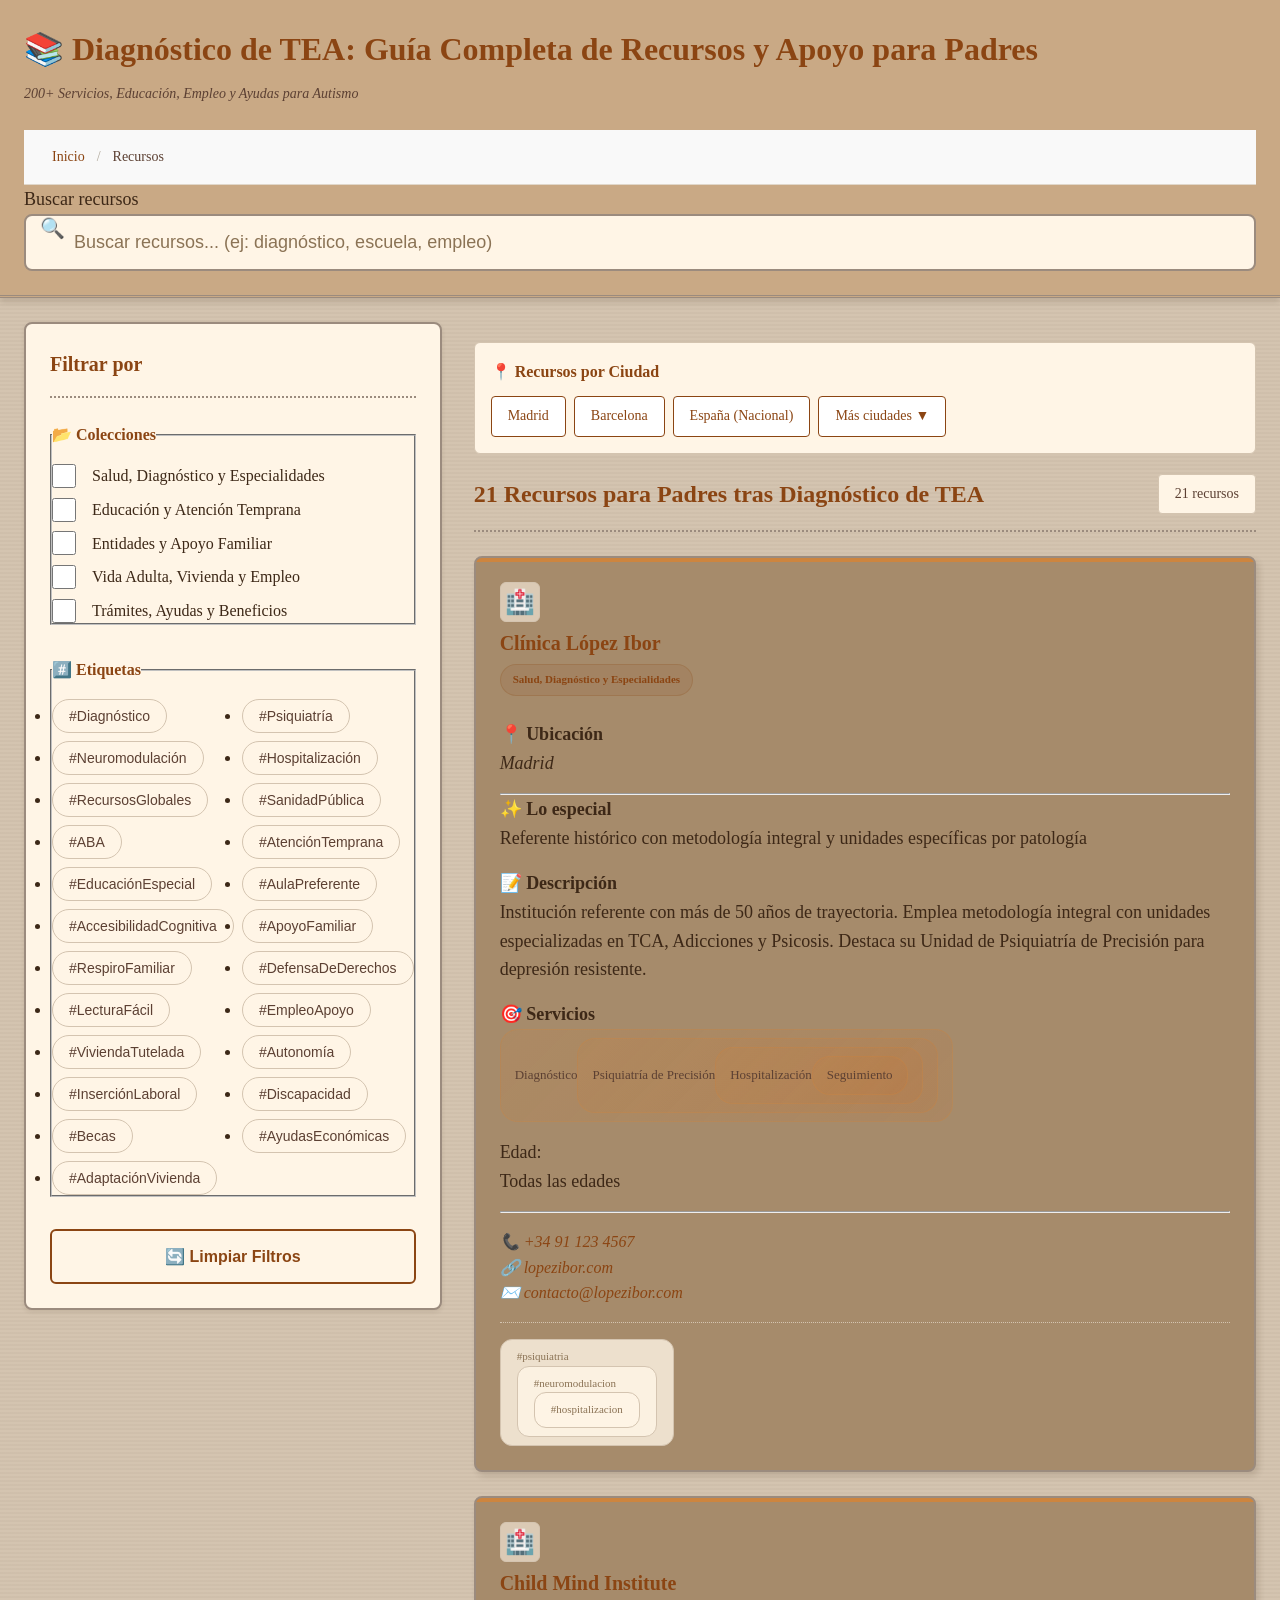
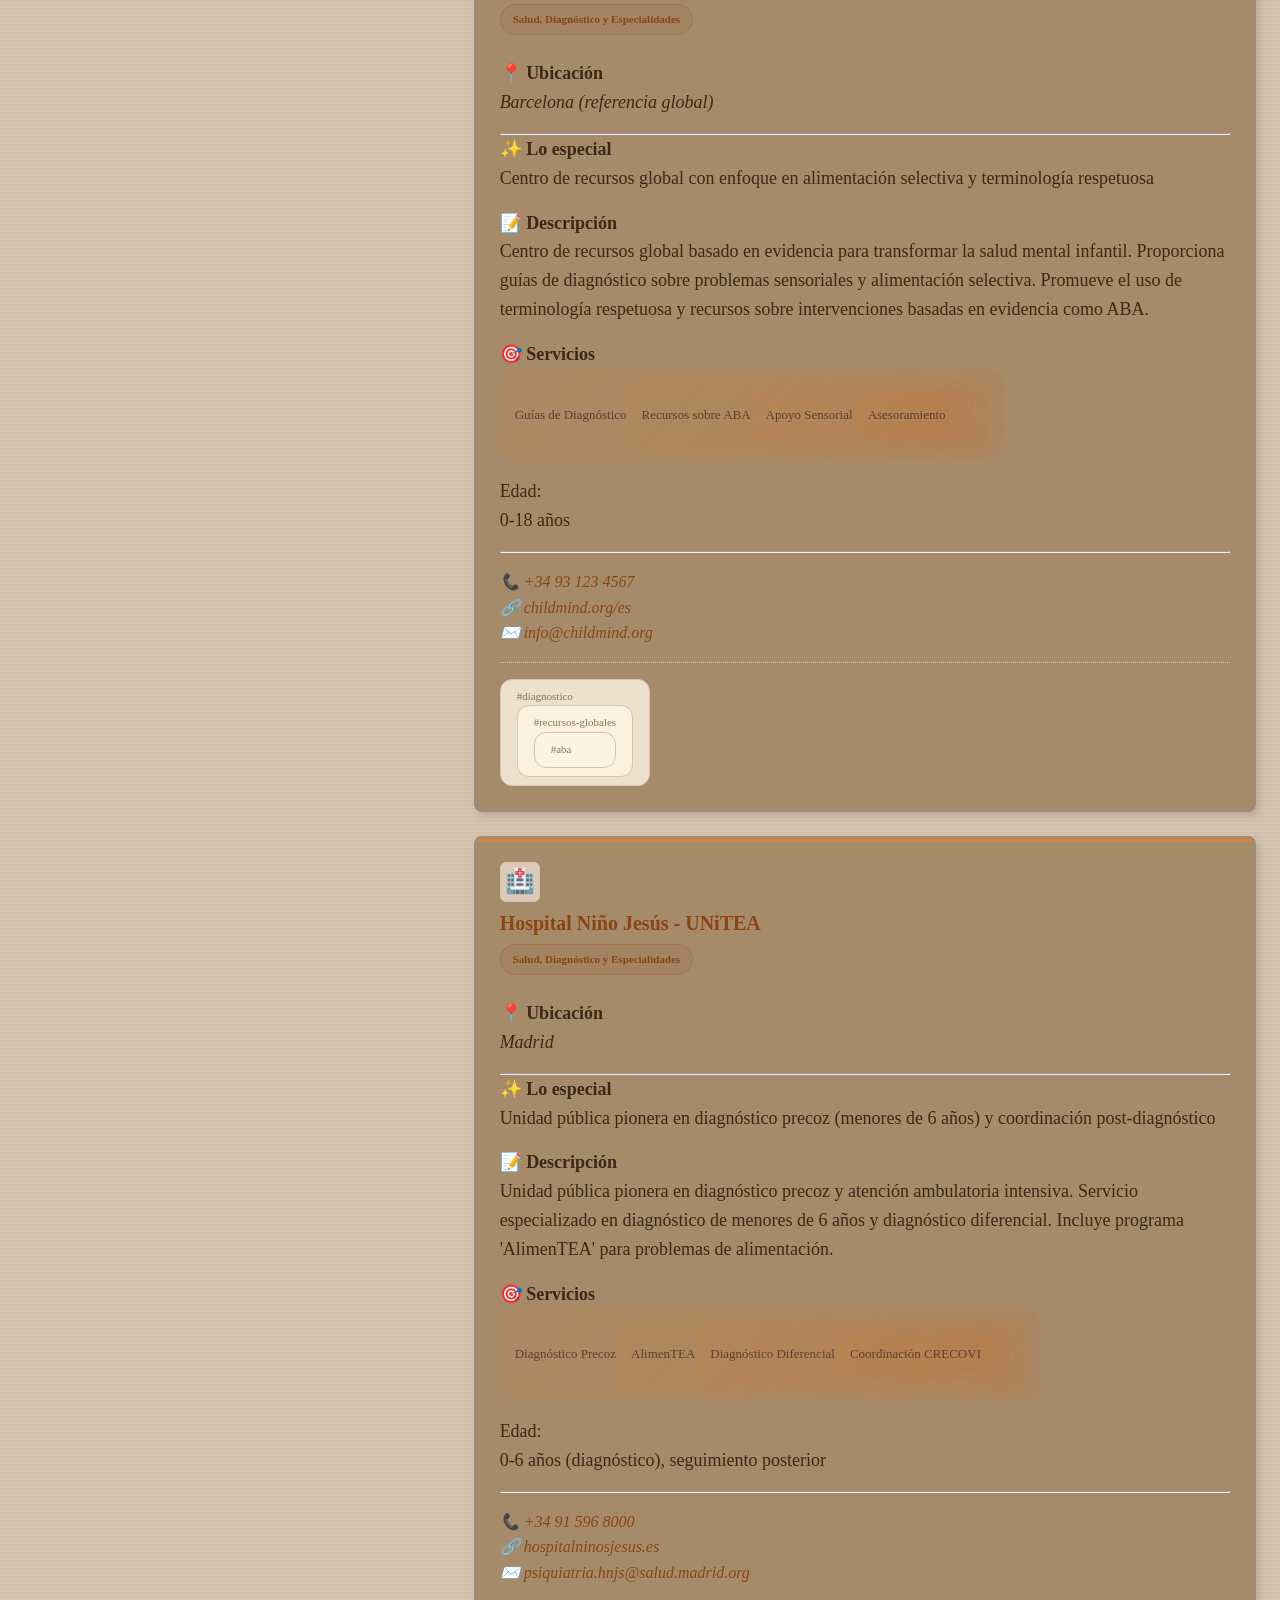
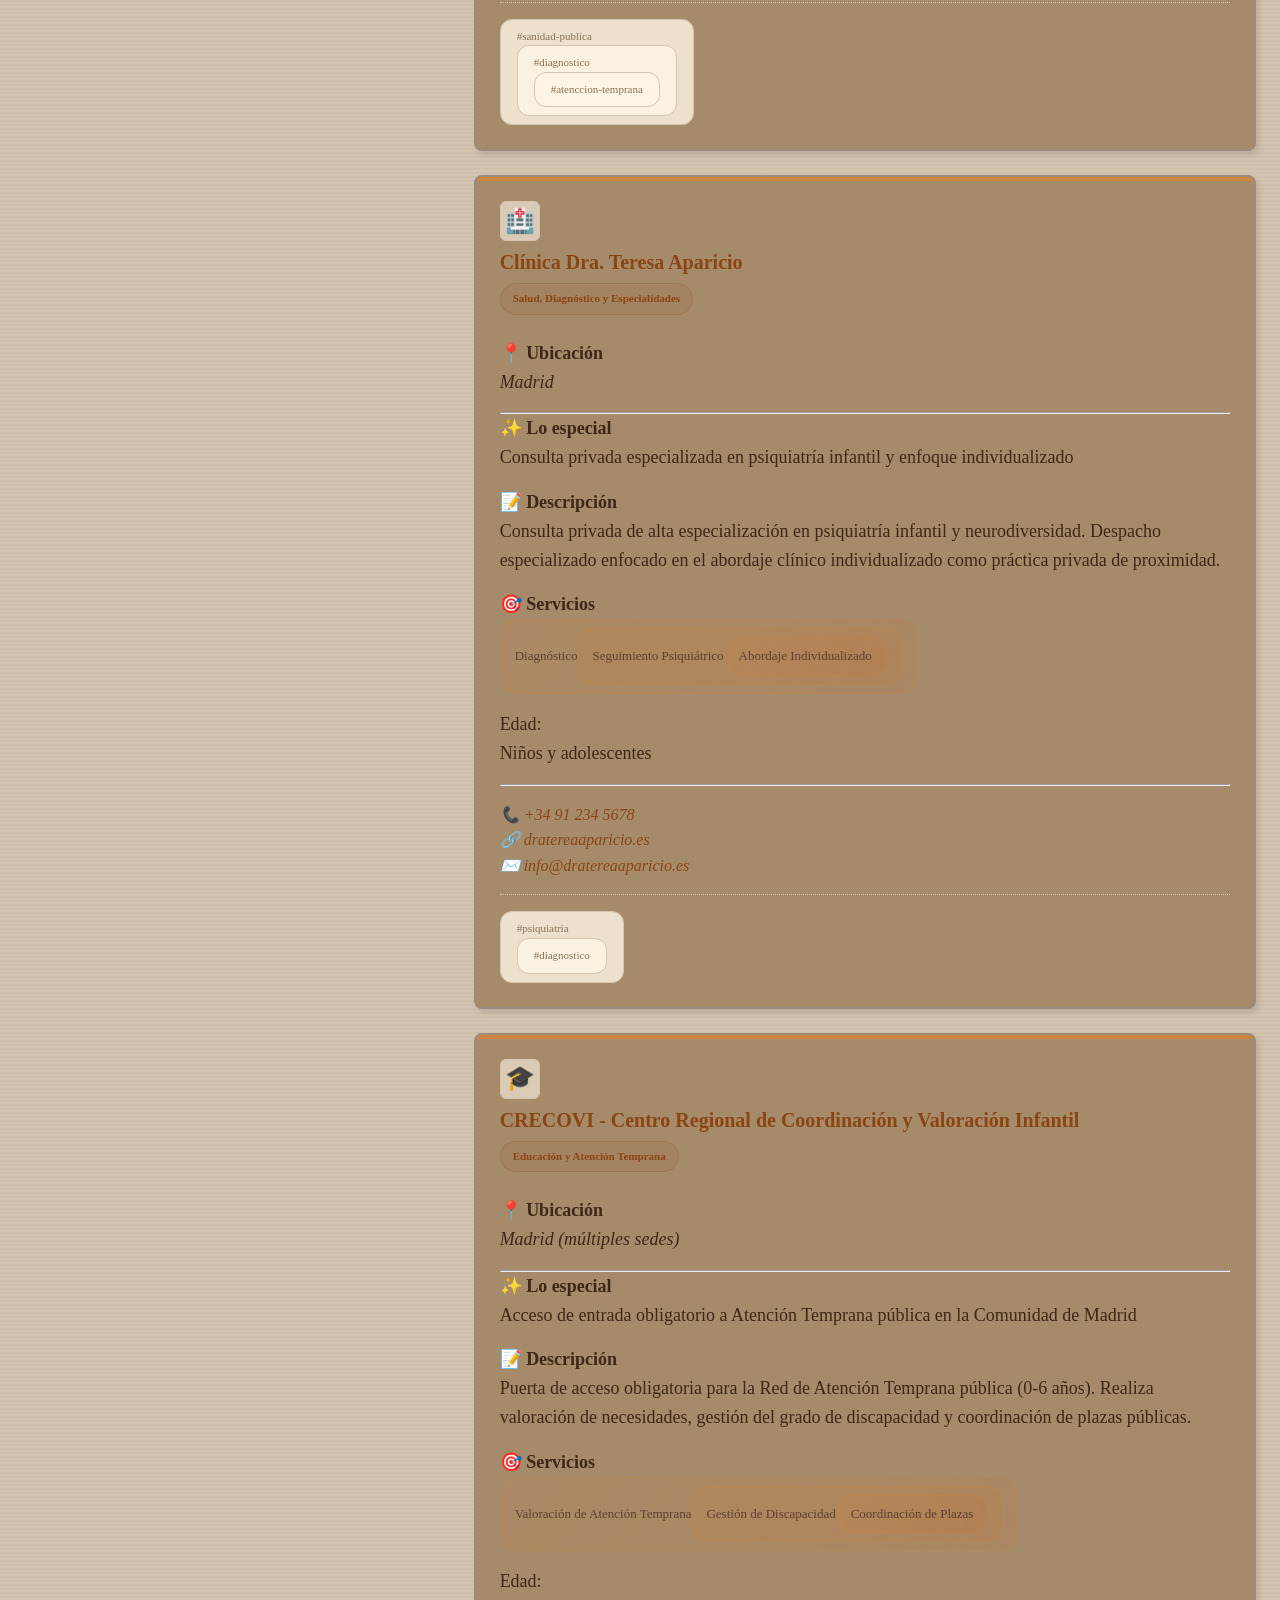
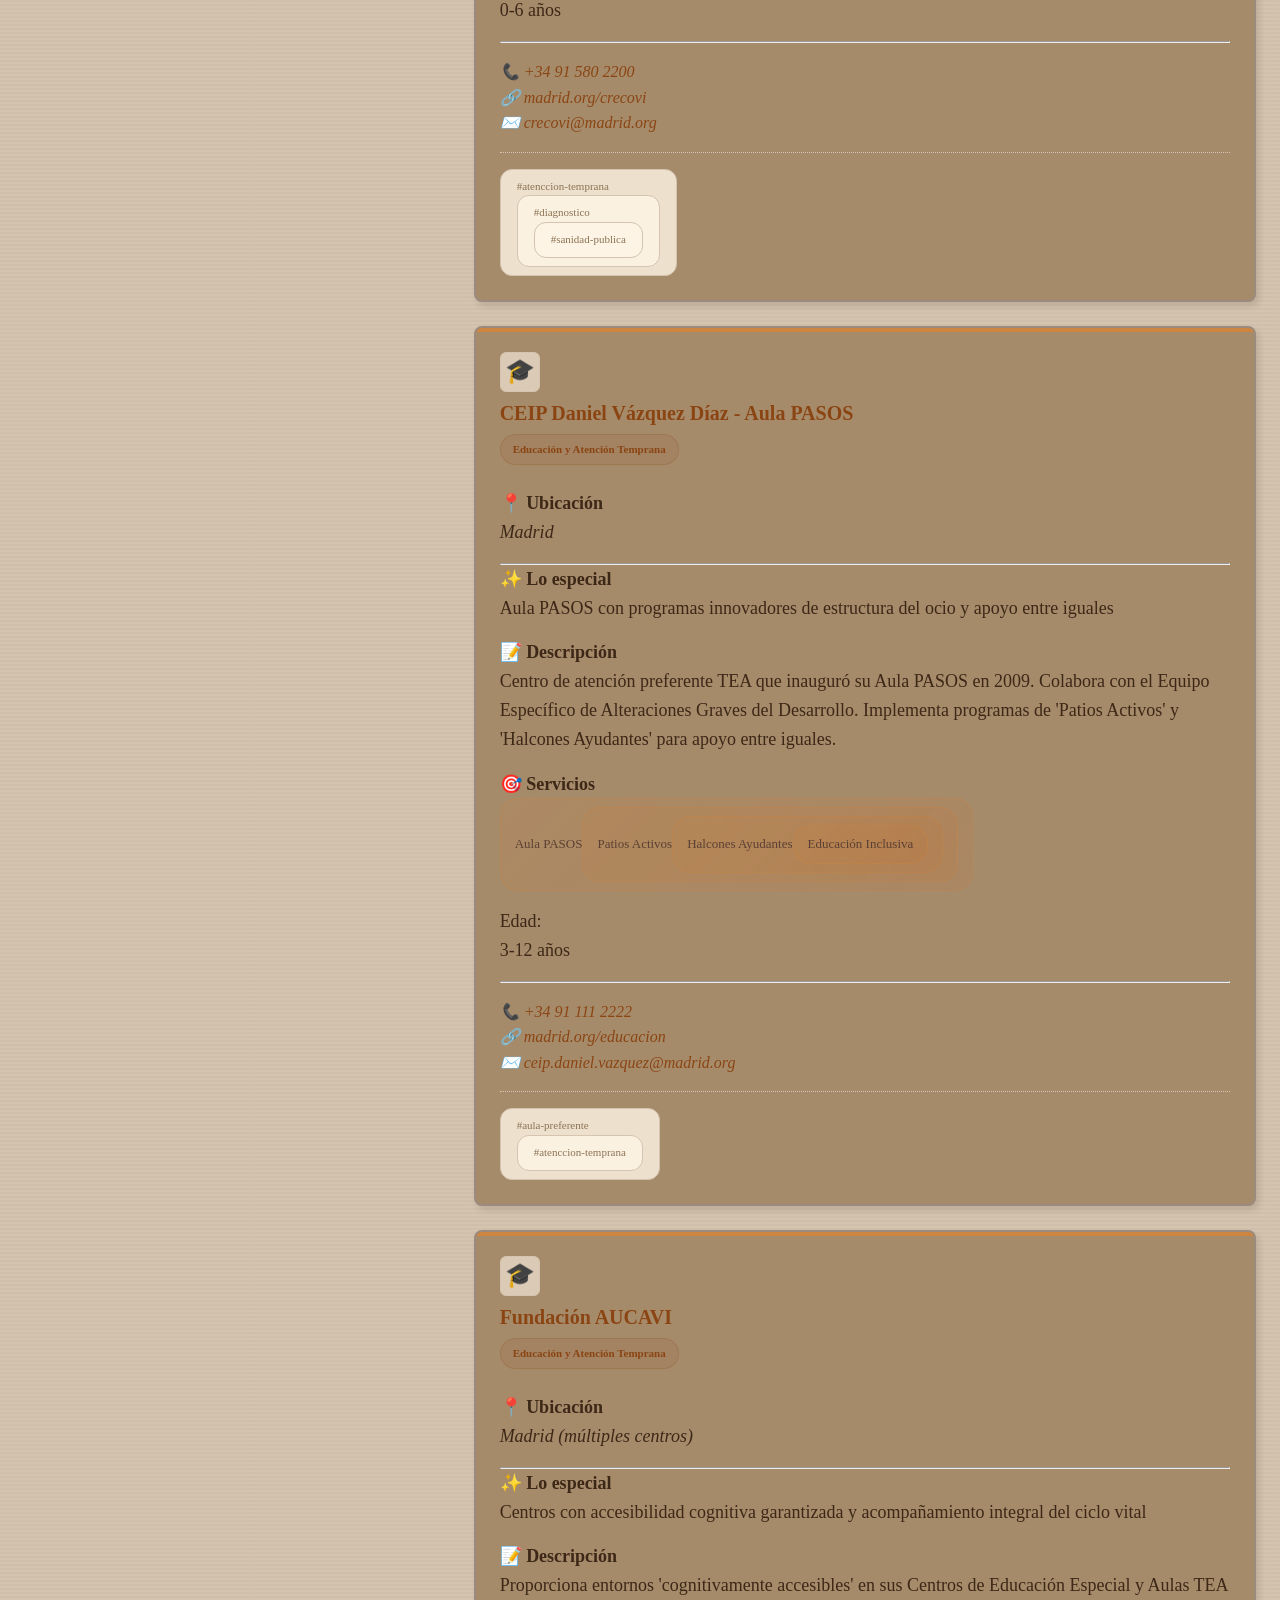
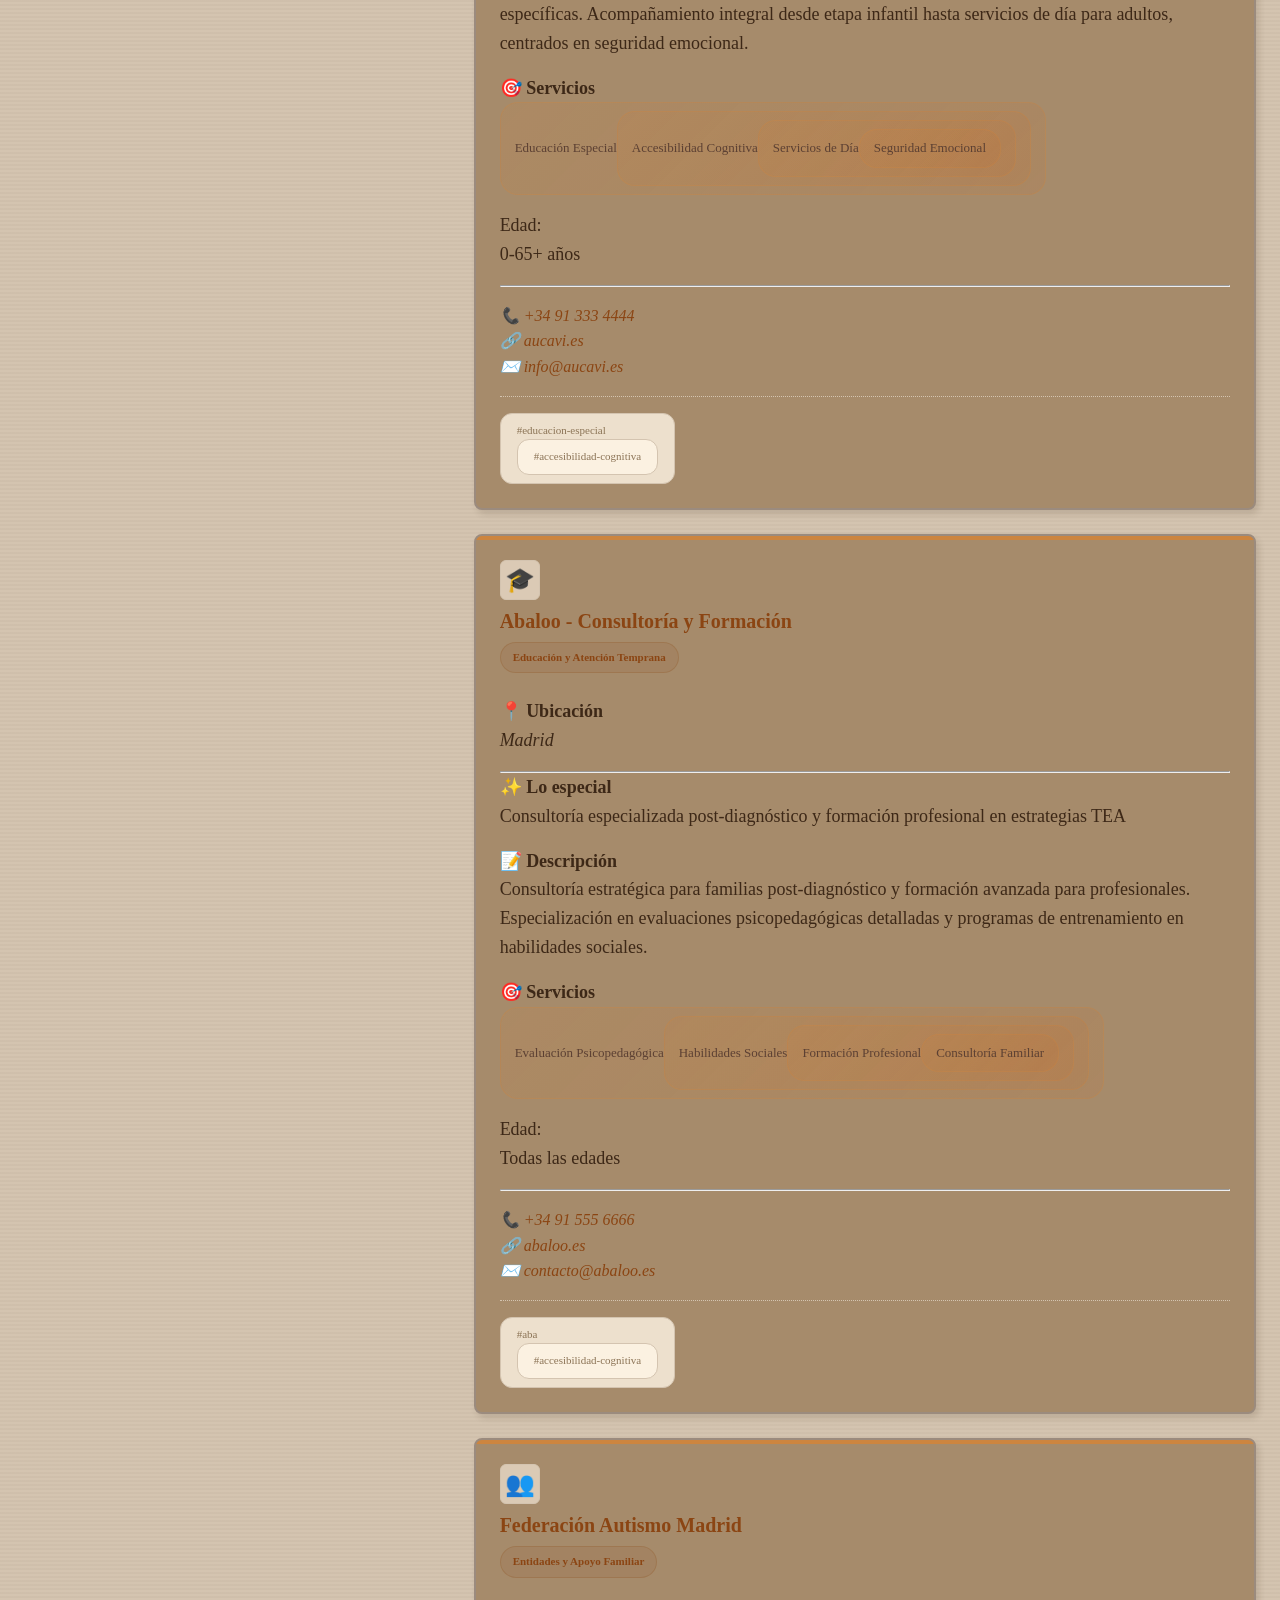
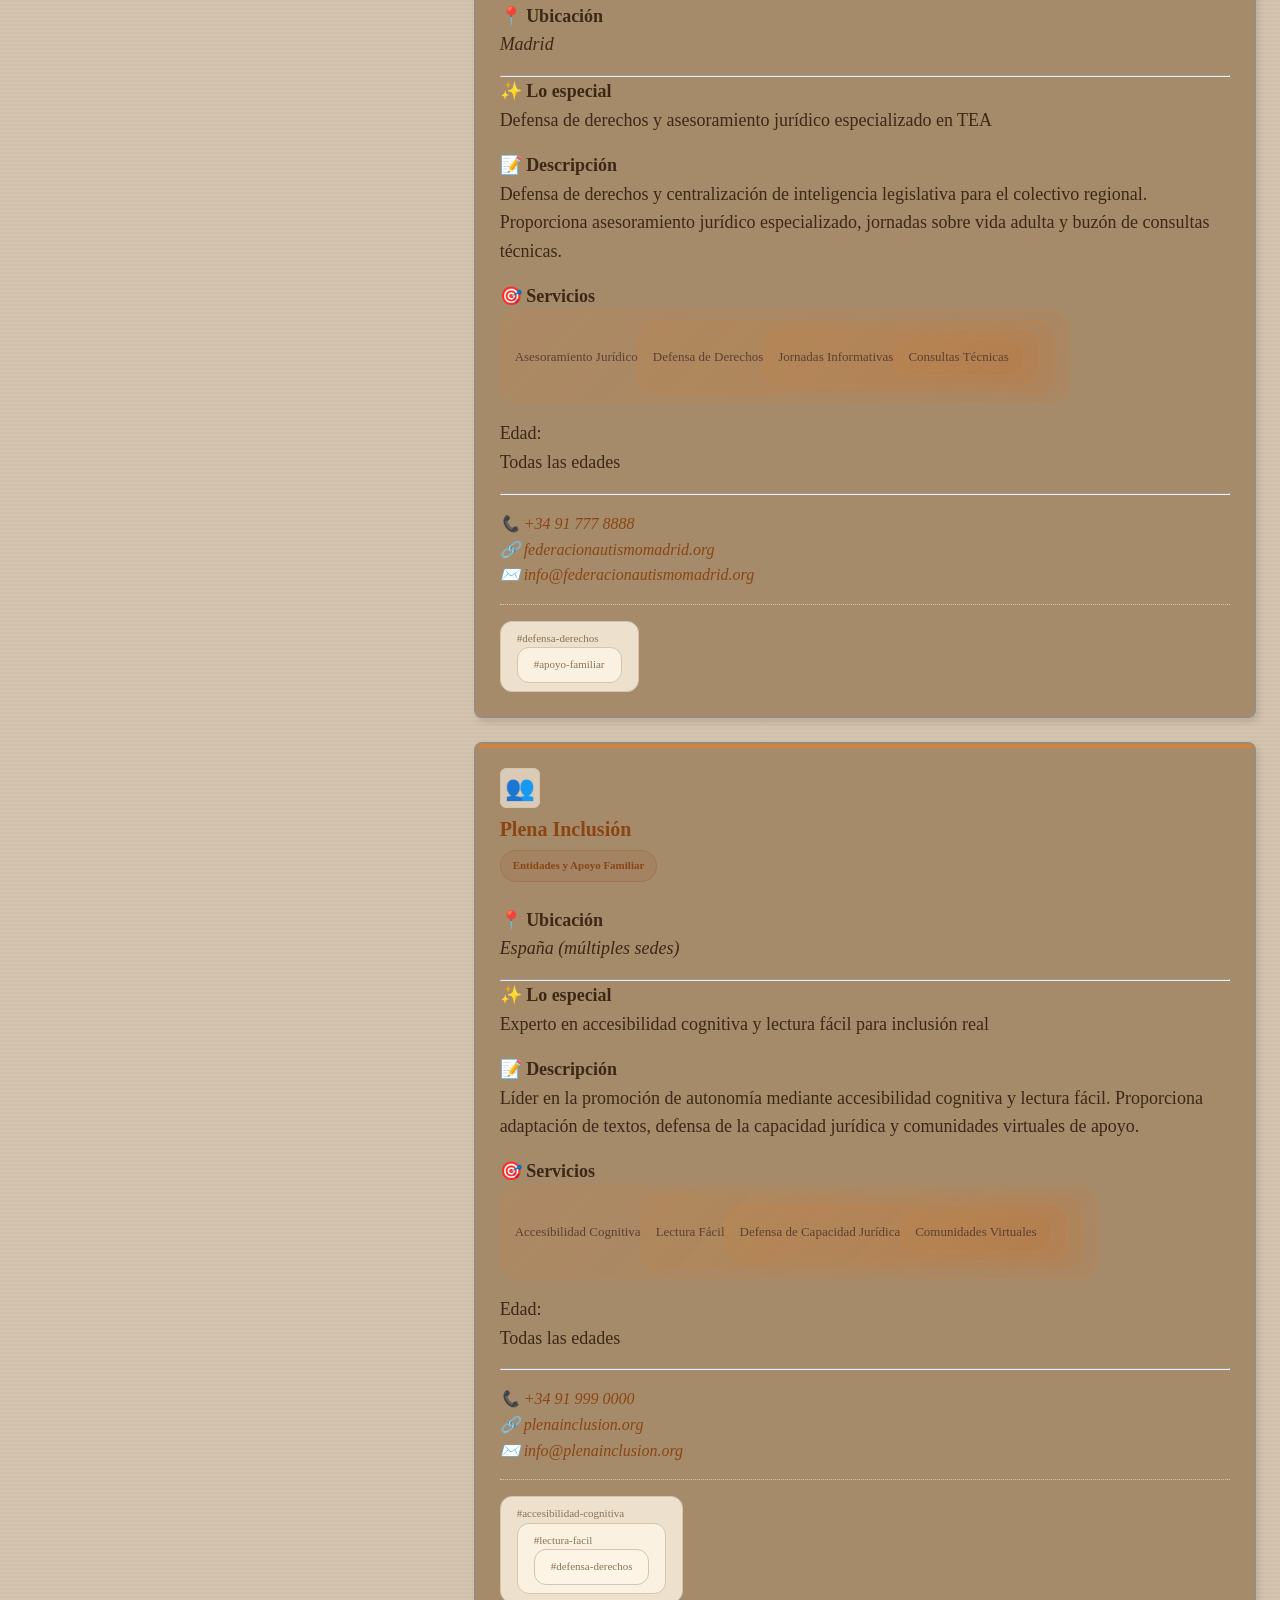
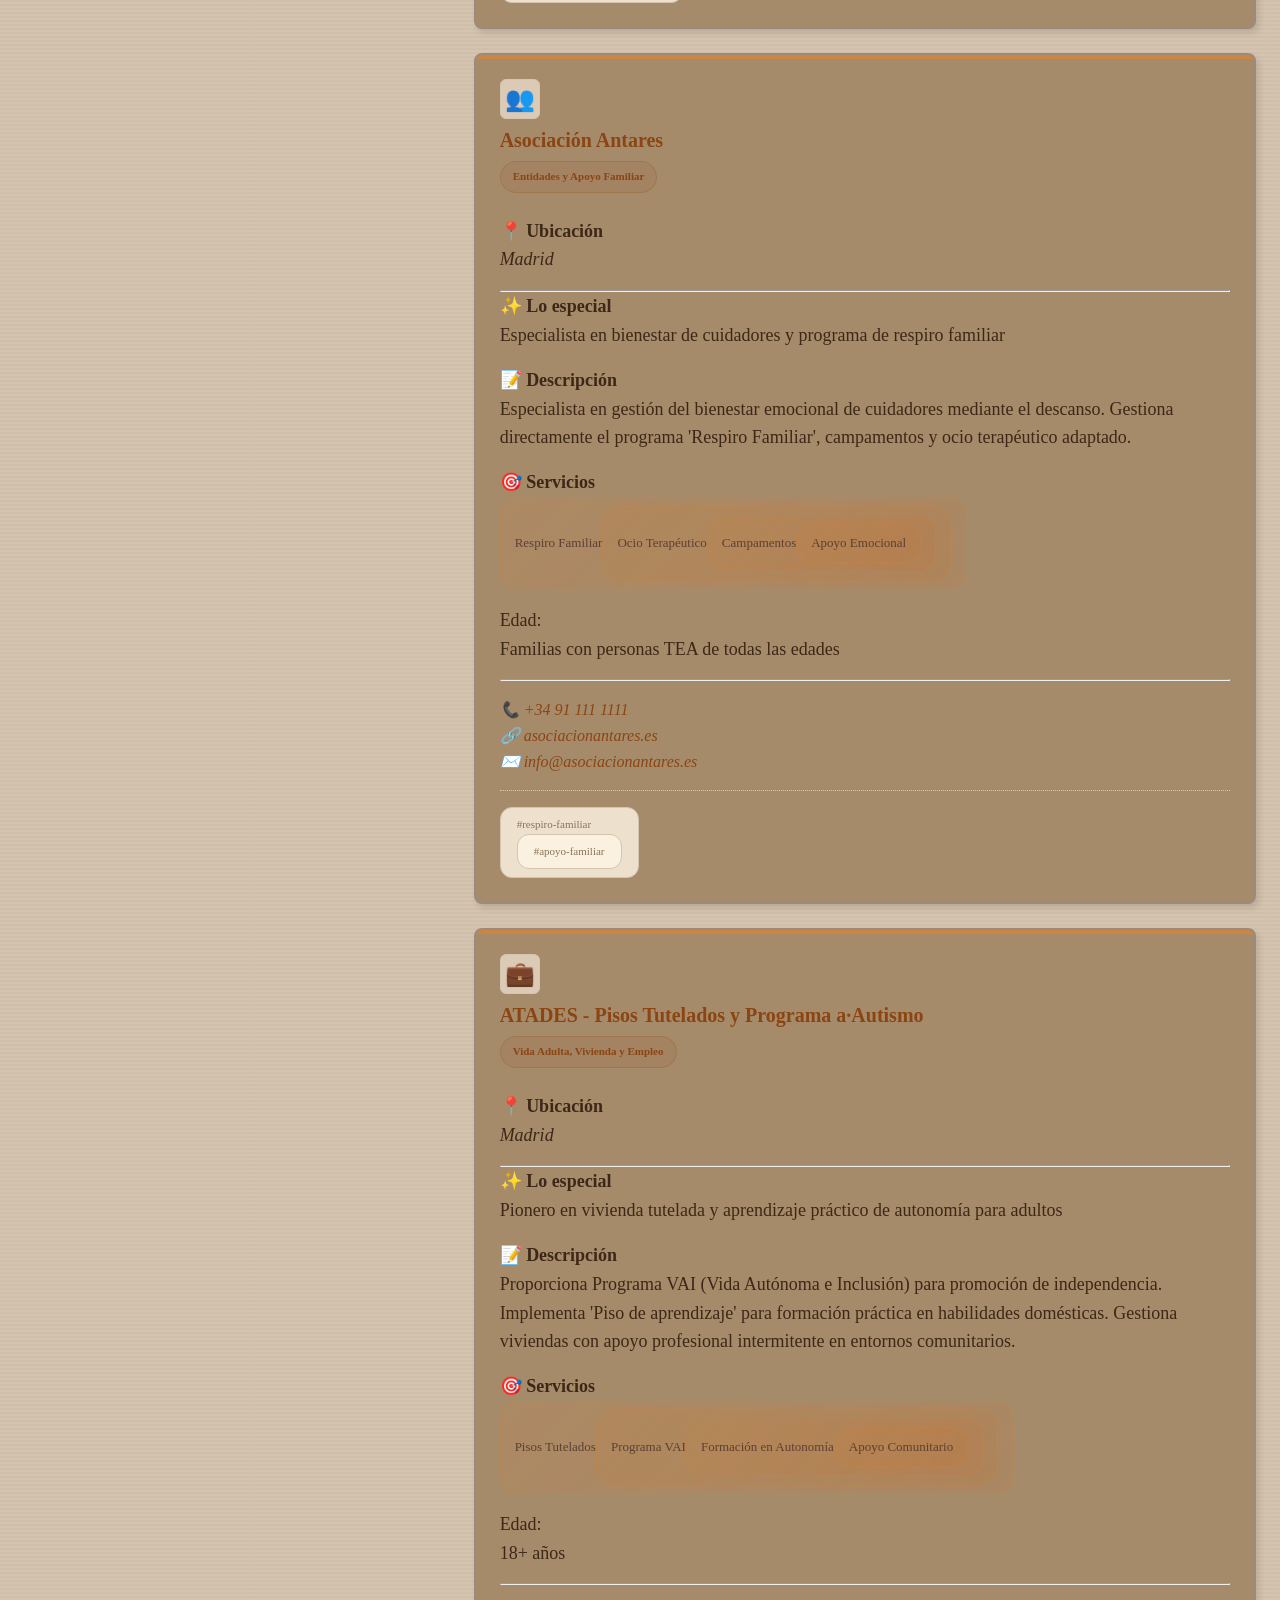
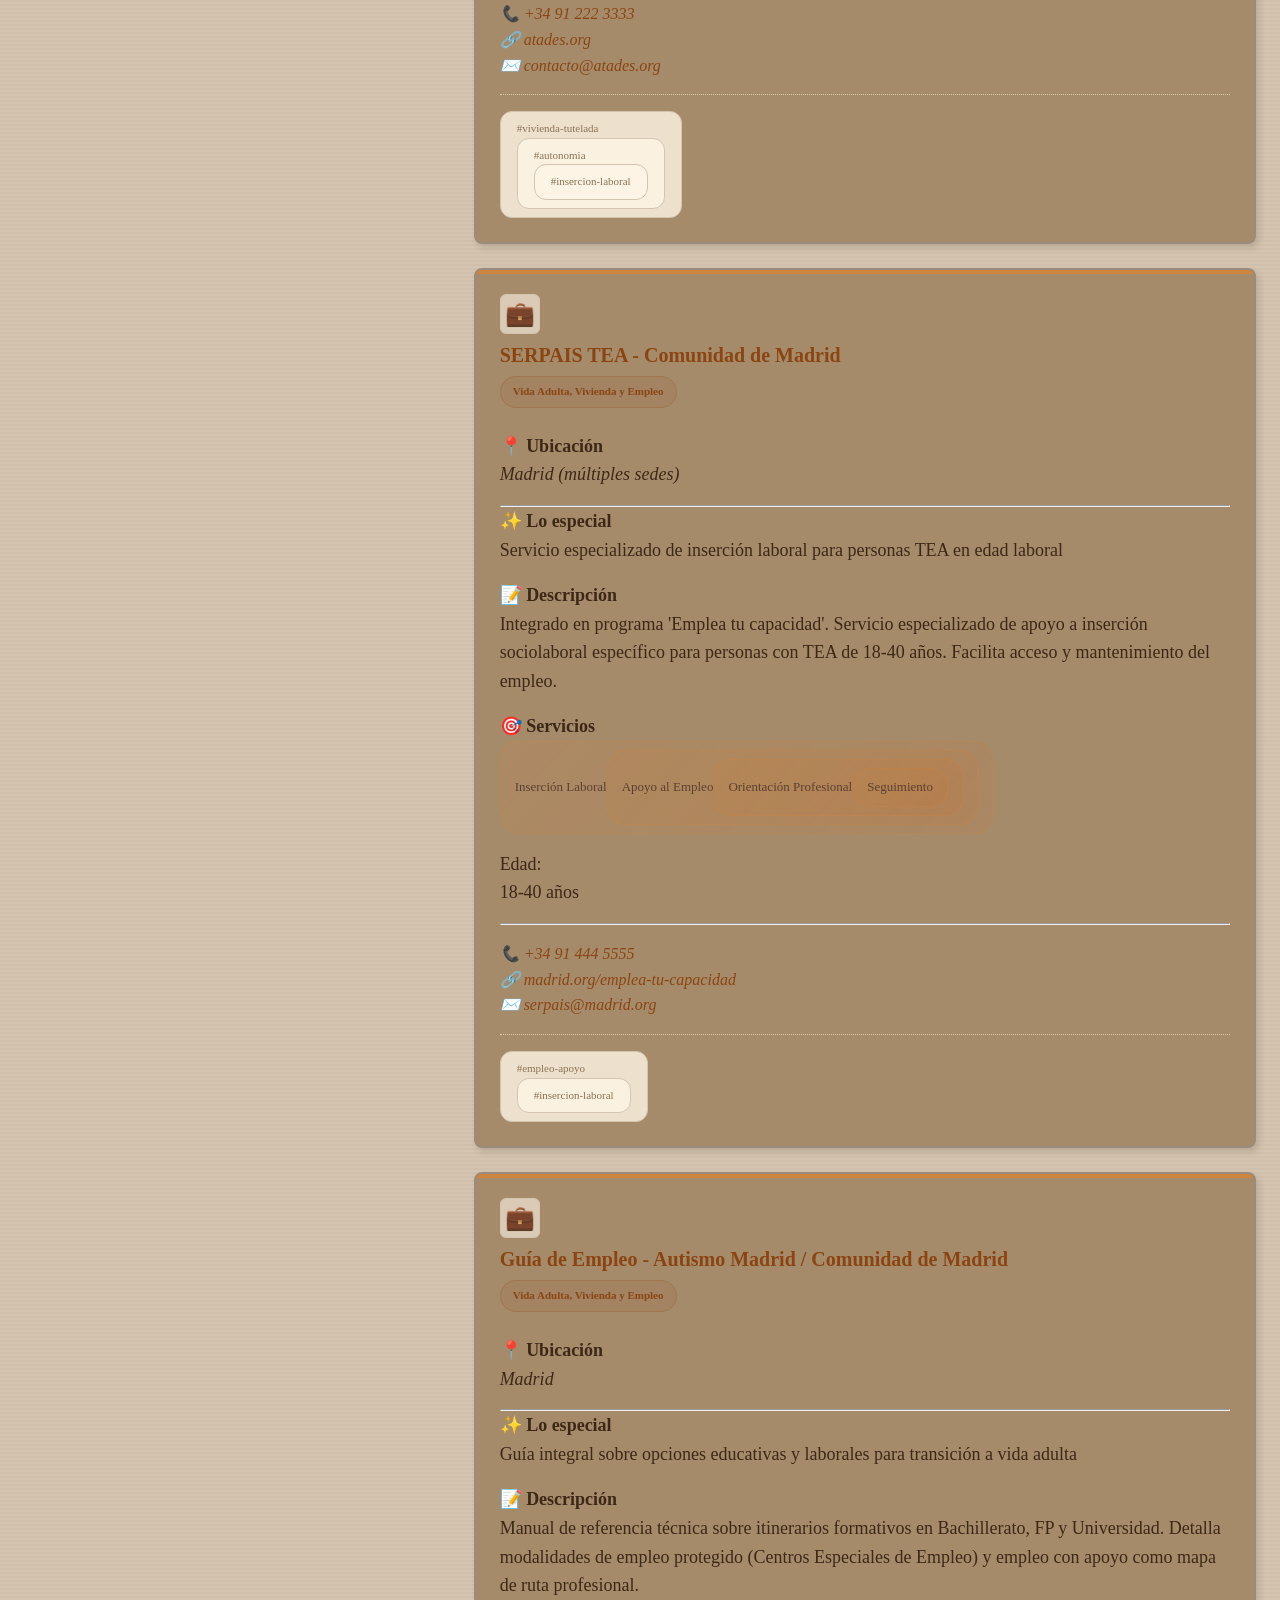
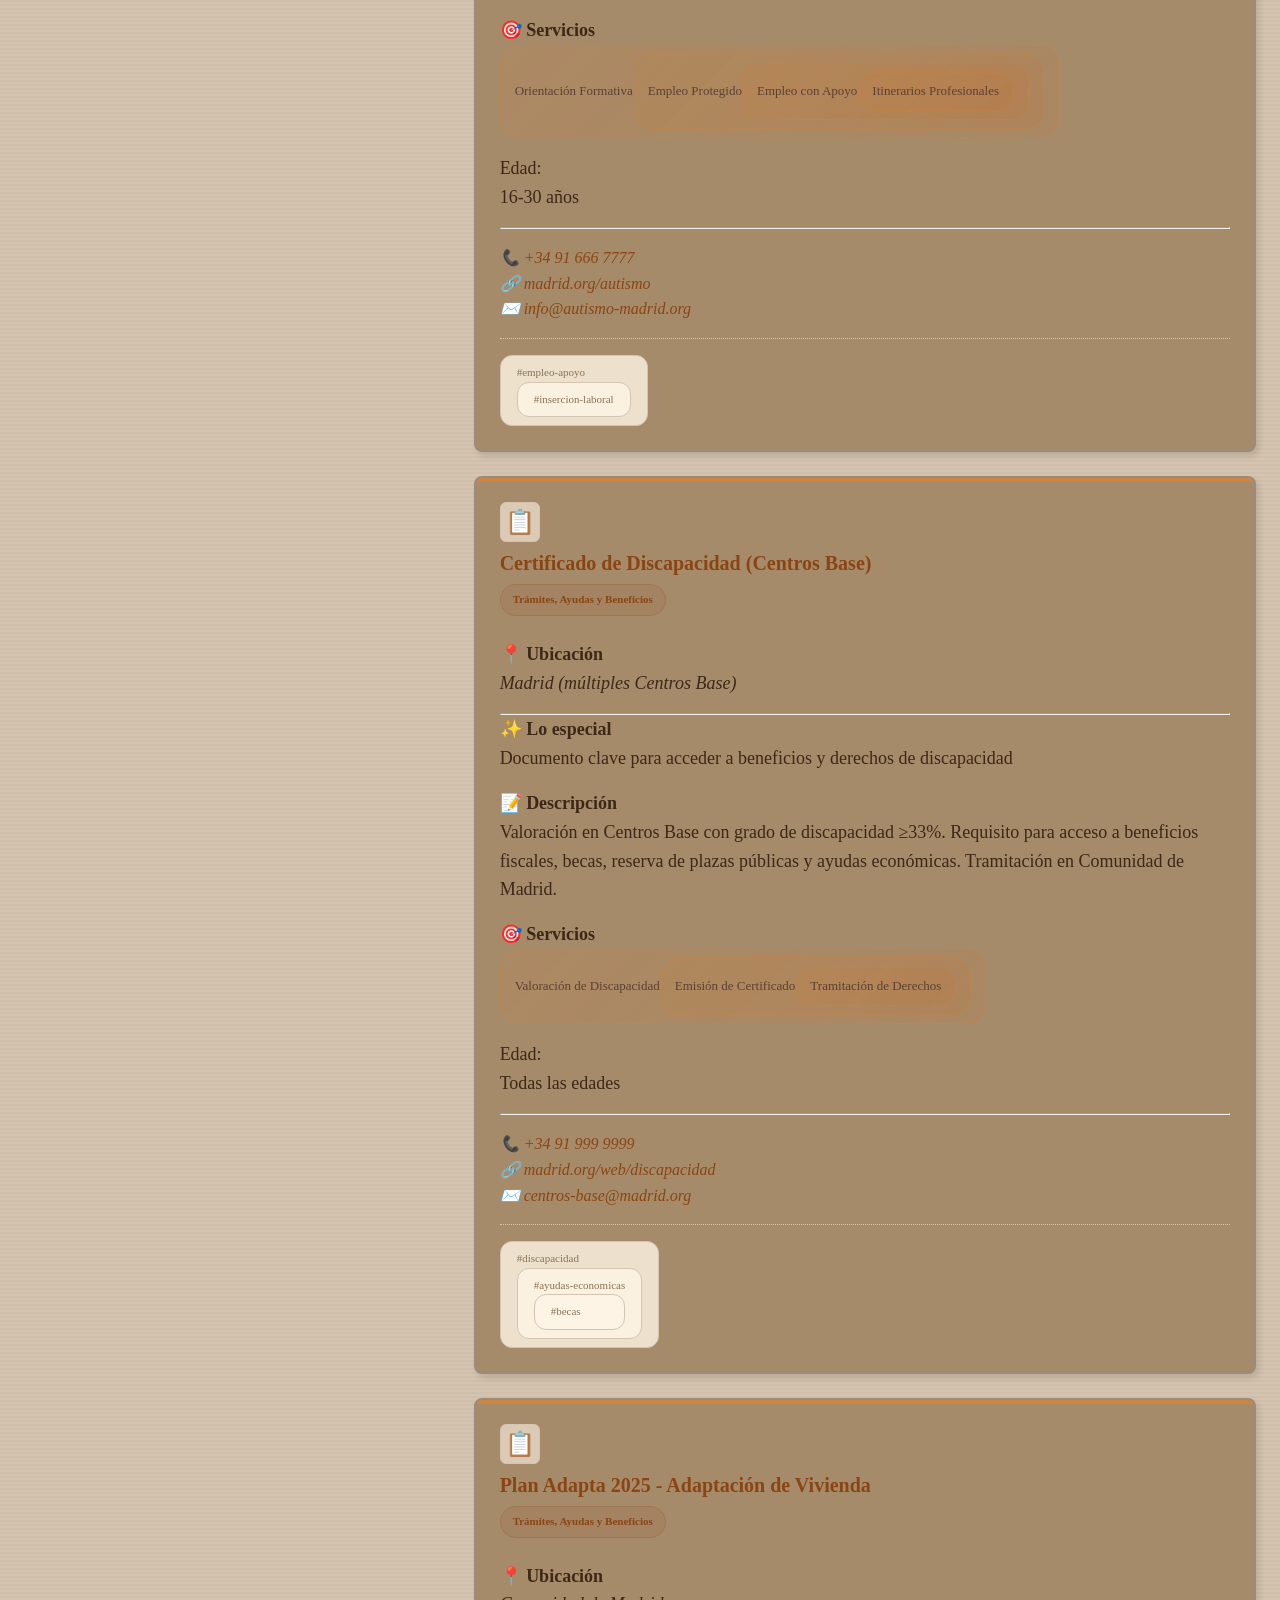
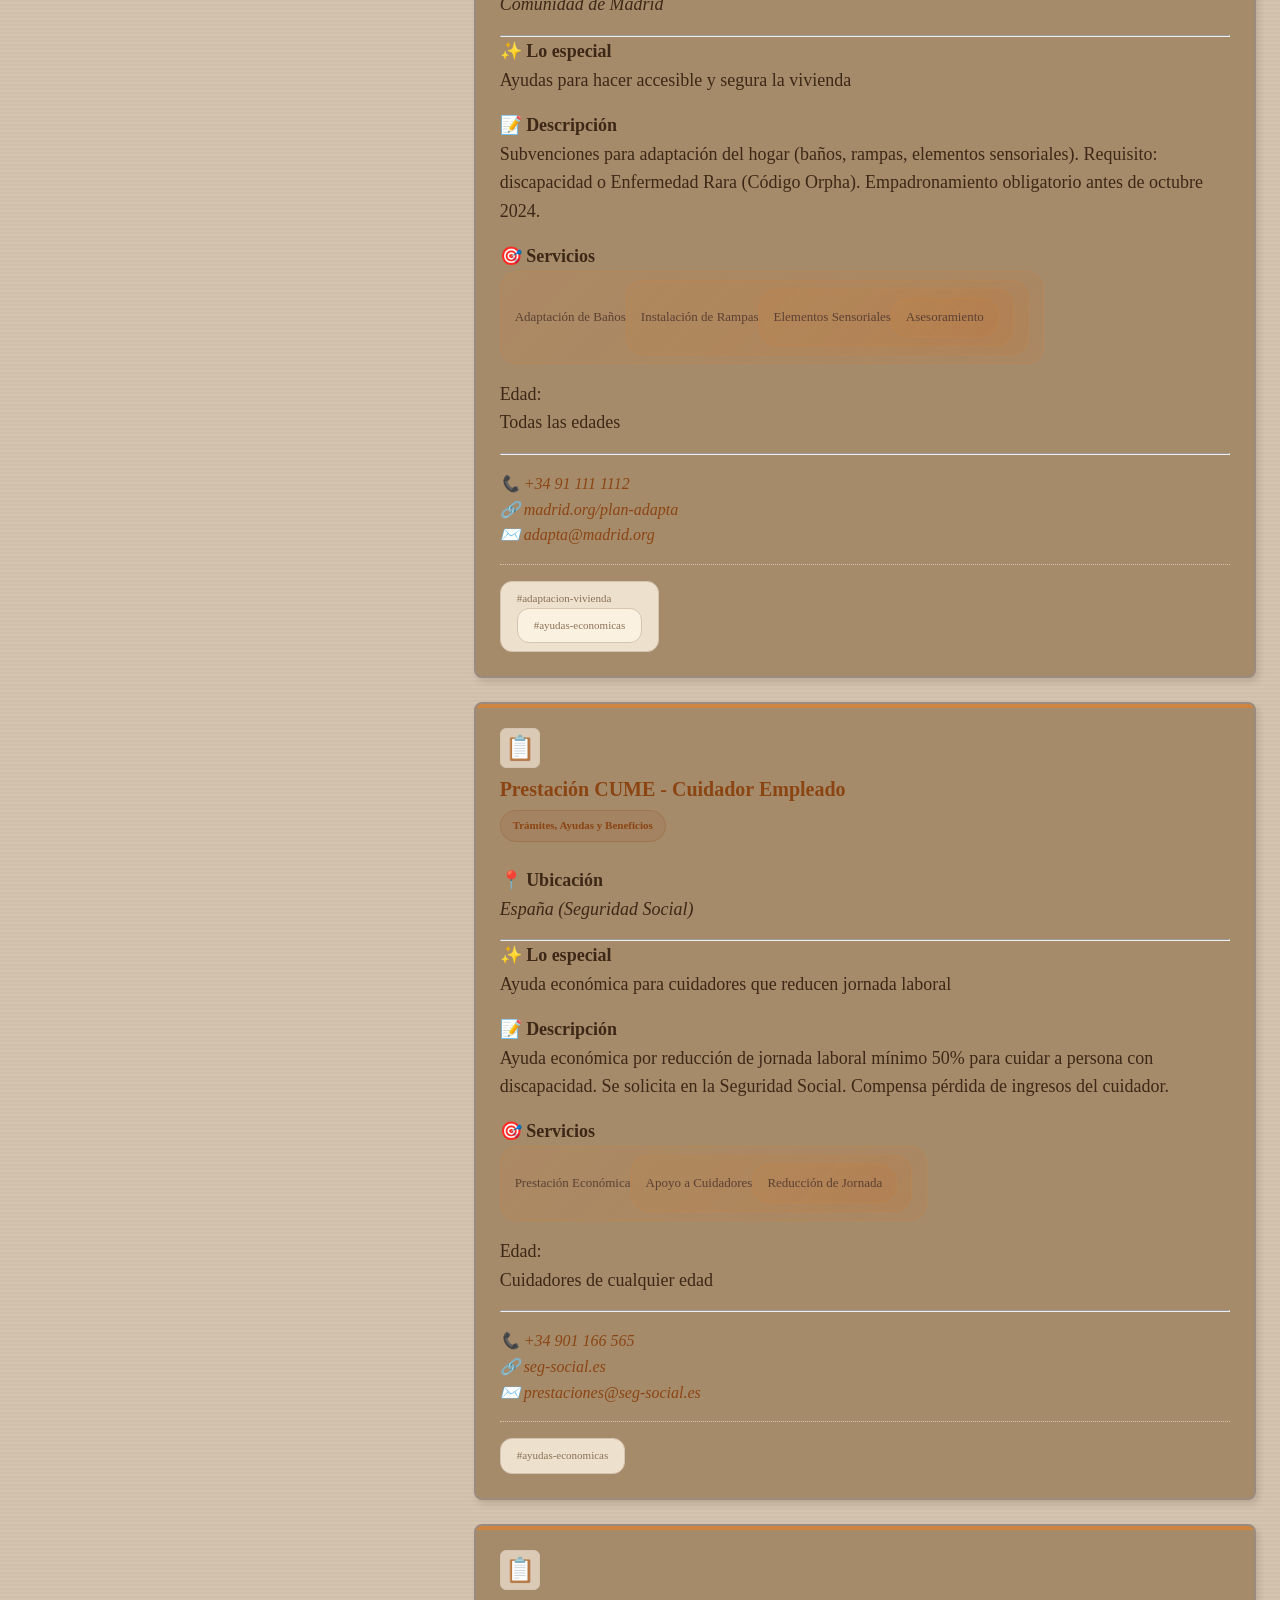
<file: index.html>
<!DOCTYPE html>
<html lang="es">
<head>
  <!-- Google Tag Manager -->
  <script>(function(w,d,s,l,i){w[l]=w[l]||[];w[l].push({'gtm.start':
  new Date().getTime(),event:'gtm.js'});var f=d.getElementsByTagName(s)[0],
  j=d.createElement(s),dl=l!='dataLayer'?'&l='+l:'';j.async=true;j.src=
  'https://www.googletagmanager.com/gtm.js?id='+i+dl;f.parentNode.insertBefore(j,f);
  })(window,document,'script','dataLayer','GTM-WF2T7WRB');</script>
  <!-- End Google Tag Manager -->
  <meta charset="UTF-8">
  <meta name="viewport" content="width=device-width, initial-scale=1.0">
  <meta name="description" content="Guía completa para padres tras diagnóstico de TEA. Directorio de 200+ recursos: educación, empleo, vivienda, ayudas y apoyo. Buscador accesible y filtros inteligentes.">
  <meta name="keywords" content="TEA, autismo, recursos, diagnóstico, educación, empleo, Madrid, ayudas, accesible">
  <meta name="author" content="Comunidad TEA">
  <meta name="robots" content="index, follow, max-image-preview:large, max-snippet:-1, max-video-preview:-1">
  <meta name="theme-color" content="#8B4513">
  <meta name="apple-mobile-web-app-capable" content="yes">
  <meta name="apple-mobile-web-app-status-bar-style" content="black-translucent">

  <!-- Open Graph / Facebook -->
  <meta property="og:type" content="website">
  <meta property="og:url" content="https://guia-tea.netlify.app/">
  <meta property="og:title" content="Diagnóstico de TEA: Guía Completa de Recursos y Apoyo para Padres">
  <meta property="og:description" content="200+ recursos verificados para la comunidad TEA: diagnóstico, educación, empleo, vivienda y ayudas. Buscador inteligente y accesible.">
  <meta property="og:image" content="https://guia-tea.netlify.app/og-image.png">
  <meta property="og:site_name" content="Guía de Recursos TEA">
  <meta property="og:locale" content="es_ES">

  <!-- Twitter -->
  <meta property="twitter:card" content="summary_large_image">
  <meta property="twitter:url" content="https://guia-tea.netlify.app/">
  <meta property="twitter:title" content="Guía de Recursos TEA">
  <meta property="twitter:description" content="200+ recursos para TEA con buscador inteligente y filtros accesibles.">
  <meta property="twitter:image" content="https://guia-tea.netlify.app/og-image.png">

  <!-- Canonical -->
  <link rel="canonical" href="https://guia-tea.netlify.app/">

  <!-- Favicon -->
  <link rel="icon" type="image/png" href="data:image/svg+xml,<svg xmlns='http://www.w3.org/2000/svg' viewBox='0 0 100 100'><text y='.9em' font-size='90'>📚</text></svg>">
  <link rel="apple-touch-icon" href="data:image/svg+xml,<svg xmlns='http://www.w3.org/2000/svg' viewBox='0 0 100 100'><text y='.9em' font-size='90'>📚</text></svg>">

  <title>Diagnóstico de TEA: Guía Completa de Recursos y Apoyo para Padres</title>
  <!-- Build: 2026-04-11T03 -->

  <link rel="stylesheet" href="css/styles.css">
  <link rel="stylesheet" href="css/components.css">
  <link rel="stylesheet" href="css/responsive.css">

  <!-- Schema Markup JSON-LD -->

  <!-- Página como Guide -->
  <script type="application/ld+json">
  {
    "@context": "https://schema.org",
    "@type": "Guide",
    "name": "Diagnóstico de TEA: Guía Completa de Recursos y Apoyo para Padres",
    "description": "Guía definitiva con 200+ recursos verificados para padres tras diagnóstico de TEA",
    "url": "https://guia-tea.netlify.app",
    "inLanguage": "es",
    "author": {
      "@type": "Organization",
      "name": "Comunidad TEA"
    },
    "hasPart": [
      {
        "@type": "WebPageElement",
        "name": "Directorio de Recursos"
      }
    ]
  }
  </script>

  <!-- BreadcrumbList para navegación -->
  <script type="application/ld+json" data-schema="breadcrumb">
  {
    "@context": "https://schema.org",
    "@type": "BreadcrumbList",
    "itemListElement": [
      {
        "@type": "ListItem",
        "position": 1,
        "name": "Inicio",
        "item": "https://guia-tea.netlify.app"
      },
      {
        "@type": "ListItem",
        "position": 2,
        "name": "Recursos",
        "item": "https://guia-tea.netlify.app/"
      }
    ]
  }
  </script>

  <!-- ItemList de Recursos -->
  <script type="application/ld+json">
  {
    "@context": "https://schema.org",
    "@type": "CollectionPage",
    "name": "Directorio de Recursos TEA",
    "description": "200+ recursos verificados para TEA",
    "url": "https://guia-tea.netlify.app",
    "mainEntity": {
      "@type": "ItemList",
      "itemListElement": [],
      "numberOfItems": 200
    }
  }
  </script>

  <!-- Organización -->
  <script type="application/ld+json">
  {
    "@context": "https://schema.org",
    "@type": "Organization",
    "name": "Guía de Recursos TEA",
    "url": "https://guia-tea.netlify.app",
    "description": "Plataforma especializada en recursos para la comunidad con Trastorno del Espectro Autista",
    "inLanguage": "es",
    "contactPoint": {
      "@type": "ContactPoint",
      "contactType": "Propuesta de Recursos",
      "url": "https://guia-tea.netlify.app"
    }
  }
  </script>

  <!-- FAQPage - Preguntas Frecuentes -->
  <script type="application/ld+json" data-schema="faq">
  {
    "@context": "https://schema.org",
    "@type": "FAQPage",
    "url": "https://guia-tea.netlify.app",
    "mainEntity": [
      {
        "@type": "Question",
        "name": "¿Qué es el TEA (Trastorno del Espectro Autista)?",
        "acceptedAnswer": {
          "@type": "Answer",
          "text": "El TEA es una condición del neurodesarrollo caracterizada por dificultades en la comunicación social, patrones de comportamiento repetitivos e intereses restringidos. Se considera un espectro porque las características varían significativamente entre individuos."
        }
      },
      {
        "@type": "Question",
        "name": "¿Cómo usar esta guía de recursos?",
        "acceptedAnswer": {
          "@type": "Answer",
          "text": "Puedes buscar recursos usando la barra de búsqueda, filtrar por categorías (Salud, Educación, Entidades, etc.) y por etiquetas específicas. Los resultados se actualizan en tiempo real según tus criterios de búsqueda."
        }
      },
      {
        "@type": "Question",
        "name": "¿Dónde puedo proponer nuevos recursos?",
        "acceptedAnswer": {
          "@type": "Answer",
          "text": "Puedes proponer nuevos recursos a través del botón 'Proponer Recurso' en el pie de página. Nos ayuda a mantener la guía actualizada con opciones relevantes para la comunidad TEA."
        }
      },
      {
        "@type": "Question",
        "name": "¿Qué categorías de recursos están disponibles?",
        "acceptedAnswer": {
          "@type": "Answer",
          "text": "Contamos con 5 categorías principales: Salud y Diagnóstico, Educación y Atención Temprana, Entidades y Apoyo Familiar, Vida Adulta/Vivienda/Empleo, y Trámites/Ayudas/Beneficios."
        }
      },
      {
        "@type": "Question",
        "name": "¿Todos los recursos están verificados?",
        "acceptedAnswer": {
          "@type": "Answer",
          "text": "Sí, todos los recursos incluidos en esta guía han sido verificados. Los recursos marcados con ✅ han pasado un proceso de validación adicional para garantizar su fiabilidad y actualidad."
        }
      },
      {
        "@type": "Question",
        "name": "¿Puedo acceder a esta guía desde dispositivos móviles?",
        "acceptedAnswer": {
          "@type": "Answer",
          "text": "Sí, la guía está completamente optimizada para dispositivos móviles. Puedes acceder a todos los recursos, filtros y funcionalidades desde tu smartphone o tablet."
        }
      },
      {
        "@type": "Question",
        "name": "¿Cómo filtrar recursos por etiquetas?",
        "acceptedAnswer": {
          "@type": "Answer",
          "text": "En el panel de filtros, encontrarás una sección de etiquetas. Puedes seleccionar múltiples etiquetas como 'Online', 'Gratuito', 'Diagnóstico', etc. Los recursos se filtrarán automáticamente para mostrar solo los que coinciden."
        }
      },
      {
        "@type": "Question",
        "name": "¿Qué hacer si no encuentro lo que busco?",
        "acceptedAnswer": {
          "@type": "Answer",
          "text": "Prueba ajustando tus filtros o usando términos de búsqueda diferentes. Si aún así no encuentras lo que necesitas, puedes proponer un nuevo recurso para que lo incluyamos en la guía."
        }
      }
    ]
  }
  </script>

  <!-- WebApplication Schema - Para indicar que es una aplicación web -->
  <script type="application/ld+json">
  {
    "@context": "https://schema.org",
    "@type": "WebApplication",
    "name": "Guía de Recursos TEA",
    "url": "https://guia-tea.netlify.app",
    "description": "Guía completa e interactiva de recursos para personas con diagnóstico de TEA",
    "applicationCategory": "UtilitiesApplication",
    "offers": {
      "@type": "Offer",
      "price": "0",
      "priceCurrency": "EUR"
    },
    "featureList": [
      "Búsqueda en tiempo real",
      "Filtrado por categorías",
      "Filtrado por etiquetas",
      "Recursos verificados",
      "Interfaz accesible",
      "Diseño responsive",
      "200+ recursos"
    ]
  }
  </script>
</head>
<body>
  <!-- Google Tag Manager (noscript) -->
  <noscript><iframe src="https://www.googletagmanager.com/ns.html?id=GTM-WF2T7WRB"
  height="0" width="0" style="display:none;visibility:hidden"></iframe></noscript>
  <!-- End Google Tag Manager (noscript) -->
  <div class="container-main">
    <!-- HEADER -->
    <header class="header" role="banner">
      <nav class="header-content" role="navigation" aria-label="Navegación principal">
        <div class="header-left">
          <h1 class="logo" data-section="site-title">📚 Diagnóstico de TEA: Guía Completa de Recursos y Apoyo para Padres</h1>
          <p class="tagline" data-section="site-description">200+ Servicios, Educación, Empleo y Ayudas para Autismo</p>
        </div>
      </nav>

      <!-- BREADCRUMB NAVIGATION -->
      <nav class="breadcrumb-nav" aria-label="Navegación de ruta">
        <ol aria-label="Migas de pan">
          <li><a href="/">Inicio</a> <span aria-hidden="true">/</span></li>
          <li><span aria-current="page">Recursos</span></li>
        </ol>
      </nav>

      <!-- SEARCH BAR -->
      <form class="search-container" role="search">
        <label for="searchInput" class="sr-only">Buscar recursos</label>
        <input
          type="search"
          id="searchInput"
          class="search-input"
          placeholder="Buscar recursos... (ej: diagnóstico, escuela, empleo)"
          aria-label="Buscar recursos del directorio"
        >
        <span class="search-icon" aria-hidden="true">🔍</span>
      </form>
    </header>

    <!-- MAIN CONTENT -->
    <div class="main-wrapper">
      <!-- NAVIGATION - SIDEBAR FILTROS -->
      <nav class="sidebar filters-panel" aria-label="Filtrar recursos TEA">
        <header class="filters-header">
          <h2>Filtrar por</h2>
          <button id="closeSidebar" class="close-sidebar" aria-label="Cerrar filtros" style="display:none !important;">✕</button>
        </header>

        <!-- FILTRO POR COLECCIONES (CATEGORÍAS) -->
        <fieldset class="filter-section">
          <legend class="filter-title">📂 Colecciones</legend>
          <ul id="categoriesList" class="categories-list" aria-label="Filtrar por categoría">
            <!-- Generado por JavaScript -->
          </ul>
        </fieldset>

        <!-- FILTRO POR ETIQUETAS -->
        <fieldset class="filter-section">
          <legend class="filter-title">#️⃣ Etiquetas</legend>
          <ul id="tagsList" class="tags-grid" aria-label="Filtrar por etiqueta">
            <!-- Generado por JavaScript -->
          </ul>
        </fieldset>

        <!-- BOTÓN LIMPIAR FILTROS -->
        <button id="clearFiltersBtn" class="btn btn-secondary btn-full" aria-label="Eliminar todos los filtros aplicados">
          🔄 Limpiar Filtros
        </button>
      </nav>

      <!-- RESULTADOS -->
      <main class="main-content" role="main">
        <!-- CITY SELECTOR -->
        <section class="city-selector-container" id="citySelectorContainer" style="display:none;"></section>

        <section class="results-header" data-section="results">
          <h2 id="resultsTitle">Recursos del Directorio</h2>
          <span class="results-count" data-metric="resource-count">
            <span id="resultCount">20</span> recursos
          </span>
        </section>

        <!-- GRID DE ARTÍCULOS/RECURSOS -->
        <section class="resources-grid" id="resourcesGrid" data-grid="resources" role="region" aria-live="polite" aria-label="Lista de recursos">
          <!-- Generado por JavaScript -->
        </section>

        <!-- ESTADO VACÍO -->
        <section id="emptyState" class="empty-state" style="display:none;" data-state="empty-results">
          <div class="empty-icon">🔍</div>
          <h3>No se encontraron recursos</h3>
          <p>Intenta ajustar tu búsqueda o filtros</p>
          <button id="resetBtn" class="btn btn-primary" data-action="reset">Volver a ver todos</button>
        </section>
      </main>
    </div>

    <!-- FOOTER -->
    <footer class="footer" role="contentinfo" data-section="footer">
      <div class="footer-content">
        <section class="footer-section" data-footer-section="contribute">
          <h4>¿Falta algún recurso?</h4>
          <p>Ayúdanos a crecer sugiriendo nuevos recursos</p>
          <a id="proposeLink" href="#" class="btn btn-secondary" data-action="propose-resource">✏️ Proponer Recurso</a>
        </section>

        <section class="footer-section" data-footer-section="info">
          <h4>Información</h4>
          <p>Esta guía es un compendio de recursos verificados para apoyar a la comunidad TEA</p>
          <p class="footer-credit" data-meta="version">Versión 1.0 • Última actualización: 2024</p>
        </section>

      </div>
      <div class="footer-bottom" data-footer-section="copyright">
        <p>Guía de Recursos para el Ecosistema TEA • Diseñada con accesibilidad</p>
      </div>
    </footer>
  </div>


  <!-- SCRIPTS -->
  <script src="js/lazy-load.js?v=20260411b"></script>
  <script src="js/cities.js?v=20260411b"></script>
  <script src="js/utils.js?v=20260411b"></script>
  <script src="js/breadcrumb.js?v=20260411b"></script>
  <script src="js/gamification.js?v=20260411b"></script>
  <script src="js/search.js?v=20260411b"></script>
  <script src="js/filter.js?v=20260411b"></script>
  <script src="js/app.js?v=20260411b"></script>
</body>
</html>
</file>
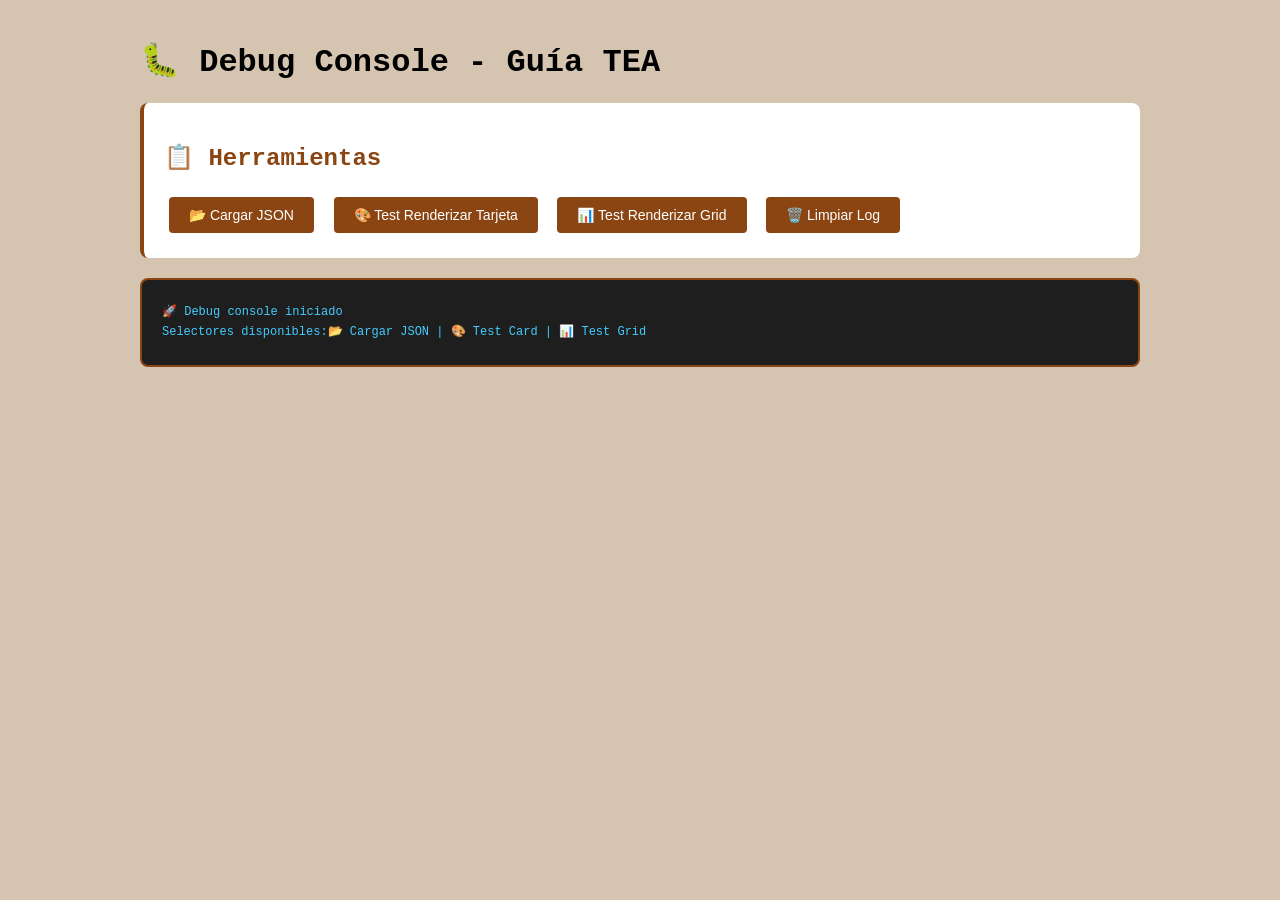
<file: debug.html>
<!DOCTYPE html>
<html lang="es">
<head>
  <meta charset="UTF-8">
  <meta name="viewport" content="width=device-width, initial-scale=1.0">
  <title>🐛 Debug - Guía TEA</title>
  <style>
    body {
      font-family: 'Courier New', monospace;
      padding: 20px;
      background: #D4C4B0;
      max-width: 1000px;
      margin: 0 auto;
    }
    .console {
      background: #1e1e1e;
      color: #00ff00;
      padding: 20px;
      border-radius: 8px;
      font-size: 12px;
      max-height: 600px;
      overflow-y: auto;
      margin: 20px 0;
      border: 2px solid #8B4513;
    }
    .log-entry {
      margin: 4px 0;
      line-height: 1.4;
    }
    .error { color: #ff4444; }
    .warn { color: #ffff00; }
    .success { color: #44ff44; }
    .info { color: #44ccff; }
    h2 {
      color: #8B4513;
    }
    .section {
      background: white;
      padding: 20px;
      margin: 20px 0;
      border-radius: 8px;
      border-left: 4px solid #8B4513;
    }
    button {
      background: #8B4513;
      color: white;
      border: none;
      padding: 10px 20px;
      border-radius: 4px;
      cursor: pointer;
      margin: 5px;
      font-size: 14px;
    }
    button:hover {
      background: #CD853F;
    }
  </style>
</head>
<body>
  <h1>🐛 Debug Console - Guía TEA</h1>

  <div class="section">
    <h2>📋 Herramientas</h2>
    <button onclick="loadJson()">📂 Cargar JSON</button>
    <button onclick="testRenderCard()">🎨 Test Renderizar Tarjeta</button>
    <button onclick="testRenderGrid()">📊 Test Renderizar Grid</button>
    <button onclick="clearLog()">🗑️ Limpiar Log</button>
  </div>

  <div class="console" id="console"></div>

  <script>
    const consoleEl = document.getElementById('console');
    let jsonData = null;

    function log(msg, type = 'info') {
      const entry = document.createElement('div');
      entry.className = `log-entry ${type}`;
      entry.textContent = msg;
      consoleEl.appendChild(entry);
      consoleEl.scrollTop = consoleEl.scrollHeight;
      console.log(msg);
    }

    function clearLog() {
      consoleEl.innerHTML = '';
      log('📋 Log limpiado', 'info');
    }

    async function loadJson() {
      log('📥 Iniciando carga de JSON...', 'info');
      try {
        const response = await fetch('./data/resources.json');
        if (!response.ok) {
          throw new Error(`HTTP ${response.status}`);
        }
        jsonData = await response.json();
        log(`✅ JSON cargado exitosamente`, 'success');
        log(`   - Recursos: ${jsonData.resources.length}`, 'success');
        log(`   - Categorías: ${jsonData.categories.length}`, 'success');
        log(`   - Tags: ${jsonData.tags.length}`, 'success');

        if (jsonData.resources.length > 0) {
          log(`\n🔍 Primer recurso:`, 'info');
          const first = jsonData.resources[0];
          log(`   ID: ${first.id}`, 'info');
          log(`   Nombre: ${first.name}`, 'info');
          log(`   Categoría: ${first.category}`, 'info');
        }
      } catch (error) {
        log(`❌ Error cargando JSON: ${error.message}`, 'error');
      }
    }

    function testRenderCard() {
      if (!jsonData) {
        log('⚠️ Primero carga el JSON', 'warn');
        return;
      }

      log('🎨 Testeando renderización de tarjeta...', 'info');

      try {
        // Cargar utils para renderCard
        const script = document.createElement('script');
        script.src = './js/utils.js';
        script.onload = () => {
          const resource = jsonData.resources[0];
          const html = renderCard(resource, jsonData.categories);
          log(`✅ HTML generado: ${html.length} caracteres`, 'success');
          log(`Primer 200 caracteres: ${html.substring(0, 200)}...`, 'info');
        };
        script.onerror = () => {
          log('❌ No se pudo cargar utils.js', 'error');
        };
        document.head.appendChild(script);
      } catch (error) {
        log(`❌ Error: ${error.message}`, 'error');
      }
    }

    function testRenderGrid() {
      if (!jsonData) {
        log('⚠️ Primero carga el JSON', 'warn');
        return;
      }

      log('📊 Testeando renderización de grid...', 'info');
      log(`Total de recursos a renderizar: ${jsonData.resources.length}`, 'info');

      try {
        if (typeof renderGrid !== 'function') {
          log('⚠️ renderGrid no está disponible, cargando utils.js...', 'warn');
          // Este es un fallback simple para testing
          let html = '';
          jsonData.resources.forEach((resource, index) => {
            html += `<div style="border:1px solid #ccc; padding:10px; margin:5px;">
              <strong>${resource.name}</strong> (${resource.category})
            </div>`;
          });
          log(`✅ Grid HTML generado (fallback): ${html.length} caracteres`, 'success');
          log(`Recursos renderizados: ${jsonData.resources.length}`, 'success');
        }
      } catch (error) {
        log(`❌ Error: ${error.message}`, 'error');
      }
    }

    // Auto-load on start
    window.addEventListener('load', () => {
      log('🚀 Debug console iniciado', 'info');
      log('Selectores disponibles:📂 Cargar JSON | 🎨 Test Card | 📊 Test Grid', 'info');
    });
  </script>
</body>
</html>
</file>
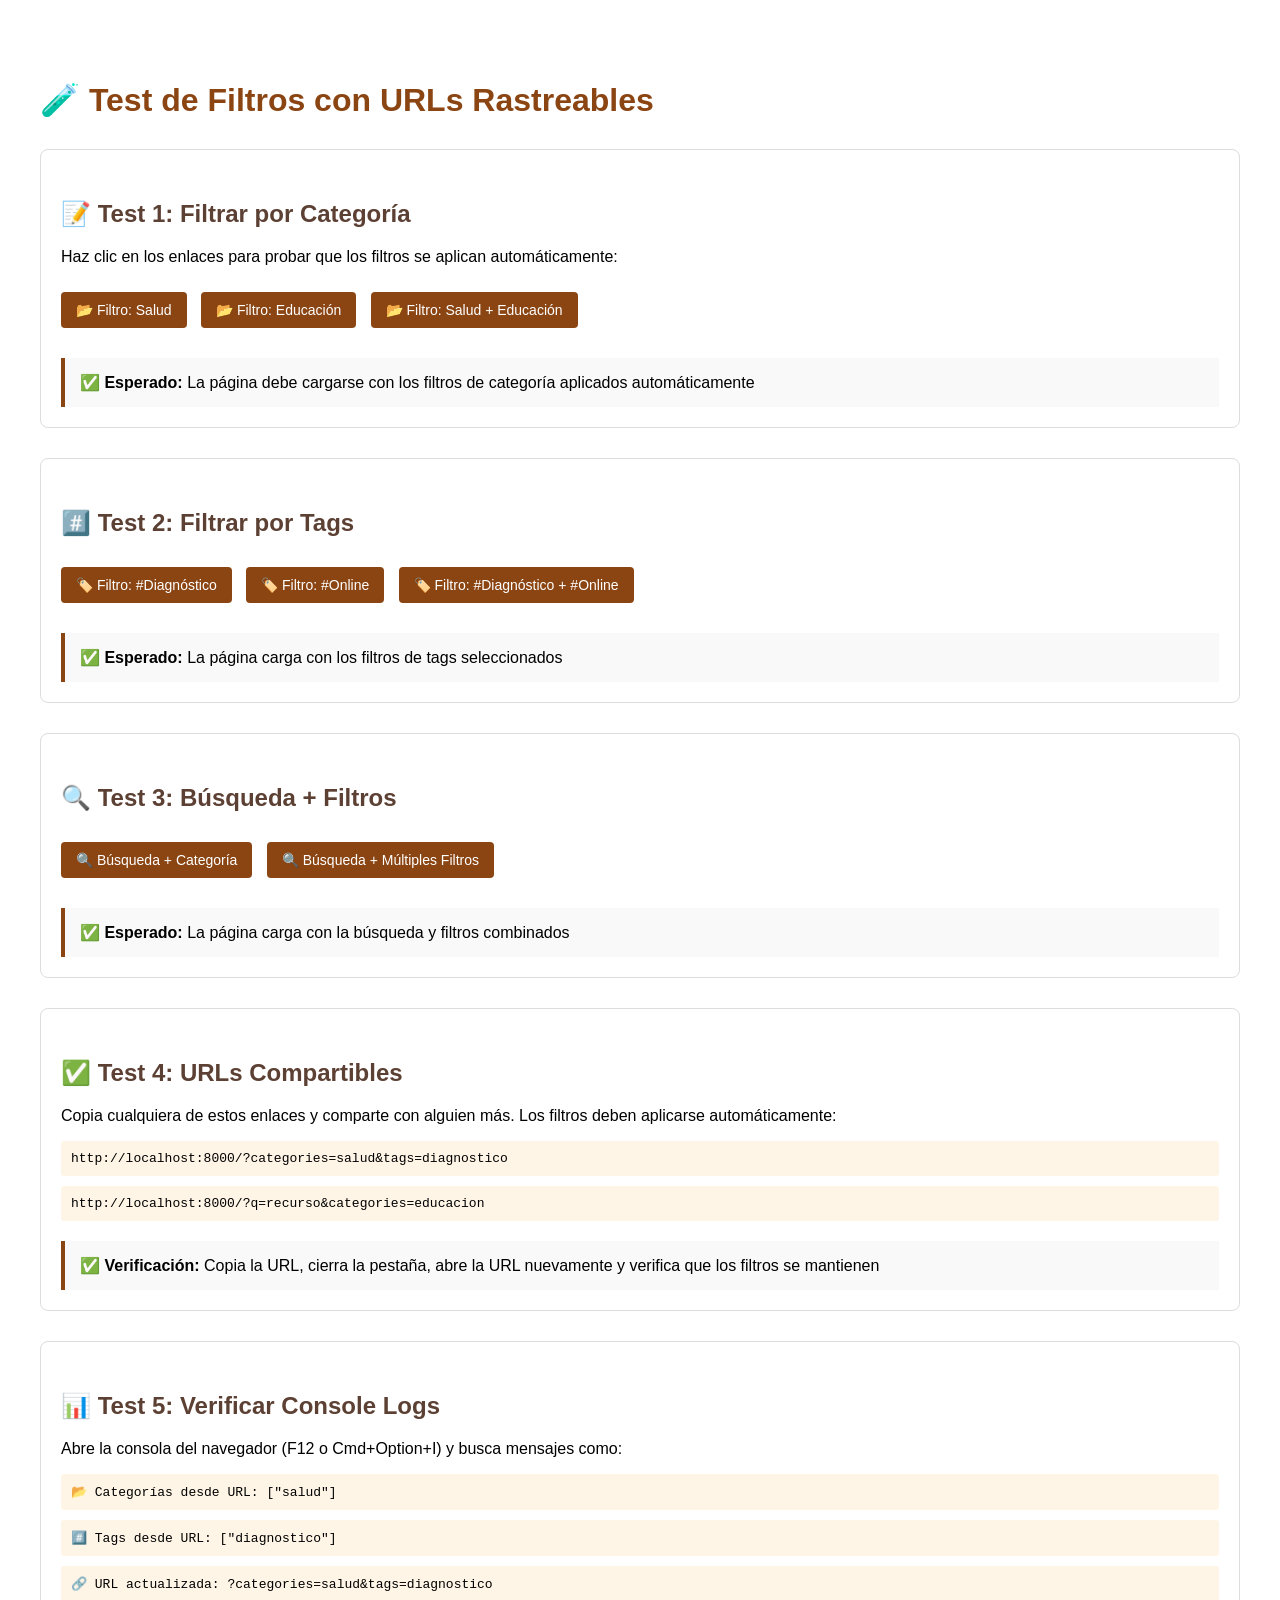
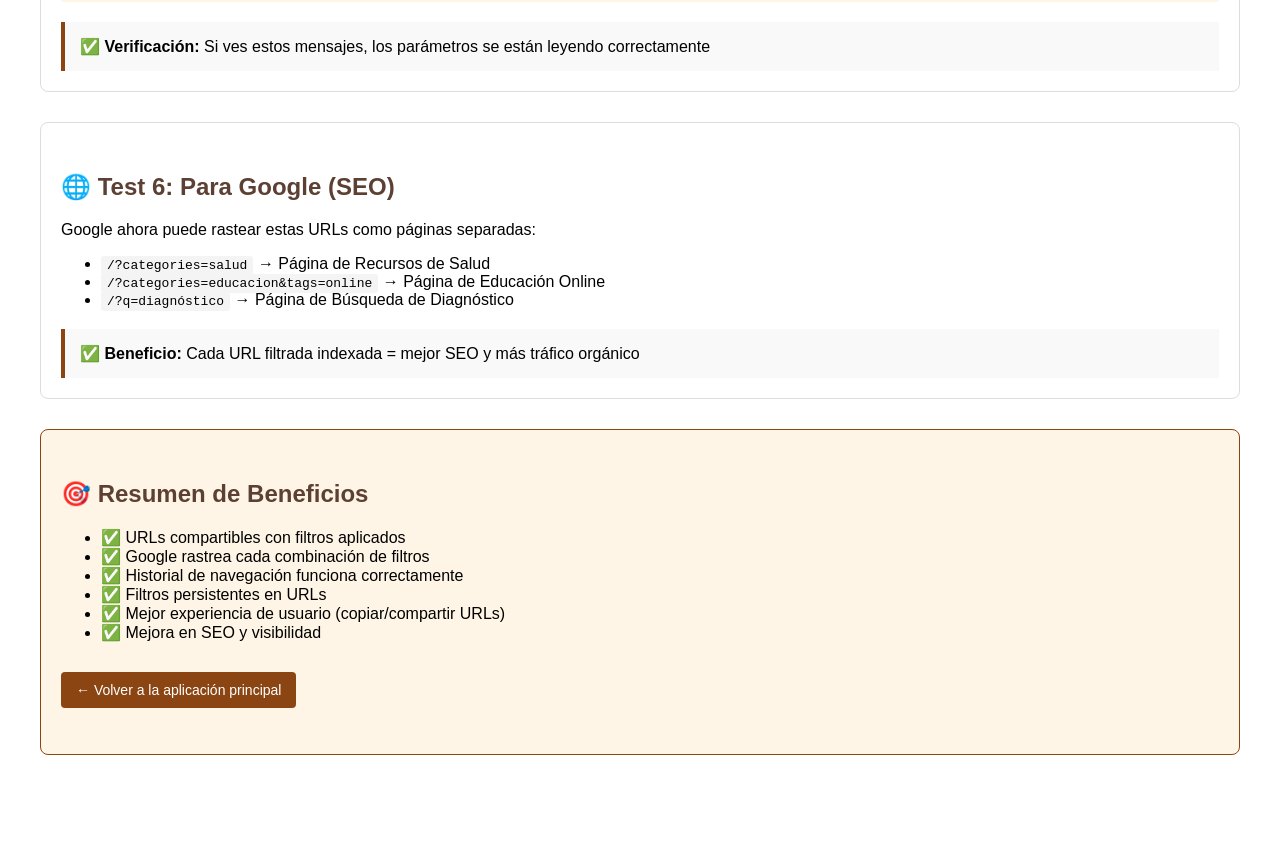
<file: test-filters.html>
<!DOCTYPE html>
<html lang="es">
<head>
  <meta charset="UTF-8">
  <meta name="viewport" content="width=device-width, initial-scale=1.0">
  <title>Test - Filtros con URL</title>
  <style>
    body {
      font-family: Arial, sans-serif;
      max-width: 1200px;
      margin: 40px auto;
      padding: 20px;
    }
    .test-section {
      margin: 30px 0;
      padding: 20px;
      border: 1px solid #ddd;
      border-radius: 8px;
    }
    .test-link {
      display: inline-block;
      margin: 10px 10px 10px 0;
      padding: 10px 15px;
      background-color: #8B4513;
      color: white;
      text-decoration: none;
      border-radius: 4px;
      font-size: 14px;
    }
    .test-link:hover {
      background-color: #5C4033;
    }
    code {
      background-color: #f4f4f4;
      padding: 2px 6px;
      border-radius: 3px;
      font-family: monospace;
    }
    .result {
      margin-top: 20px;
      padding: 15px;
      background-color: #f9f9f9;
      border-left: 4px solid #8B4513;
    }
    h1 {
      color: #8B4513;
    }
    h2 {
      color: #5C4033;
      margin-top: 30px;
    }
  </style>
</head>
<body>
  <h1>🧪 Test de Filtros con URLs Rastreables</h1>

  <div class="test-section">
    <h2>📝 Test 1: Filtrar por Categoría</h2>
    <p>Haz clic en los enlaces para probar que los filtros se aplican automáticamente:</p>

    <a href="?categories=salud" class="test-link">📂 Filtro: Salud</a>
    <a href="?categories=educacion" class="test-link">📂 Filtro: Educación</a>
    <a href="?categories=salud,educacion" class="test-link">📂 Filtro: Salud + Educación</a>

    <div class="result">
      <strong>✅ Esperado:</strong> La página debe cargarse con los filtros de categoría aplicados automáticamente
    </div>
  </div>

  <div class="test-section">
    <h2>#️⃣ Test 2: Filtrar por Tags</h2>

    <a href="?tags=diagnostico" class="test-link">🏷️ Filtro: #Diagnóstico</a>
    <a href="?tags=online" class="test-link">🏷️ Filtro: #Online</a>
    <a href="?tags=diagnostico,online" class="test-link">🏷️ Filtro: #Diagnóstico + #Online</a>

    <div class="result">
      <strong>✅ Esperado:</strong> La página carga con los filtros de tags seleccionados
    </div>
  </div>

  <div class="test-section">
    <h2>🔍 Test 3: Búsqueda + Filtros</h2>

    <a href="?q=diagnóstico&categories=salud" class="test-link">🔍 Búsqueda + Categoría</a>
    <a href="?q=escuela&categories=educacion&tags=online" class="test-link">🔍 Búsqueda + Múltiples Filtros</a>

    <div class="result">
      <strong>✅ Esperado:</strong> La página carga con la búsqueda y filtros combinados
    </div>
  </div>

  <div class="test-section">
    <h2>✅ Test 4: URLs Compartibles</h2>

    <p>Copia cualquiera de estos enlaces y comparte con alguien más. Los filtros deben aplicarse automáticamente:</p>

    <code style="display: block; padding: 10px; margin: 10px 0; background-color: #fff5e6;">
      http://localhost:8000/?categories=salud&tags=diagnostico
    </code>

    <code style="display: block; padding: 10px; margin: 10px 0; background-color: #fff5e6;">
      http://localhost:8000/?q=recurso&categories=educacion
    </code>

    <div class="result">
      <strong>✅ Verificación:</strong> Copia la URL, cierra la pestaña, abre la URL nuevamente y verifica que los filtros se mantienen
    </div>
  </div>

  <div class="test-section">
    <h2>📊 Test 5: Verificar Console Logs</h2>

    <p>Abre la consola del navegador (F12 o Cmd+Option+I) y busca mensajes como:</p>

    <code style="display: block; padding: 10px; margin: 10px 0; background-color: #fff5e6;">
      📂 Categorías desde URL: ["salud"]
    </code>
    <code style="display: block; padding: 10px; margin: 10px 0; background-color: #fff5e6;">
      #️⃣ Tags desde URL: ["diagnostico"]
    </code>
    <code style="display: block; padding: 10px; margin: 10px 0; background-color: #fff5e6;">
      🔗 URL actualizada: ?categories=salud&tags=diagnostico
    </code>

    <div class="result">
      <strong>✅ Verificación:</strong> Si ves estos mensajes, los parámetros se están leyendo correctamente
    </div>
  </div>

  <div class="test-section">
    <h2>🌐 Test 6: Para Google (SEO)</h2>

    <p>Google ahora puede rastear estas URLs como páginas separadas:</p>

    <ul>
      <li><code>/?categories=salud</code> → Página de Recursos de Salud</li>
      <li><code>/?categories=educacion&tags=online</code> → Página de Educación Online</li>
      <li><code>/?q=diagnóstico</code> → Página de Búsqueda de Diagnóstico</li>
    </ul>

    <div class="result">
      <strong>✅ Beneficio:</strong> Cada URL filtrada indexada = mejor SEO y más tráfico orgánico
    </div>
  </div>

  <div class="test-section" style="background-color: #fff5e6; border-color: #8B4513;">
    <h2>🎯 Resumen de Beneficios</h2>

    <ul>
      <li>✅ URLs compartibles con filtros aplicados</li>
      <li>✅ Google rastrea cada combinación de filtros</li>
      <li>✅ Historial de navegación funciona correctamente</li>
      <li>✅ Filtros persistentes en URLs</li>
      <li>✅ Mejor experiencia de usuario (copiar/compartir URLs)</li>
      <li>✅ Mejora en SEO y visibilidad</li>
    </ul>

    <p style="margin-top: 20px;">
      <a href="/" class="test-link">← Volver a la aplicación principal</a>
    </p>
  </div>

</body>
</html>
</file>
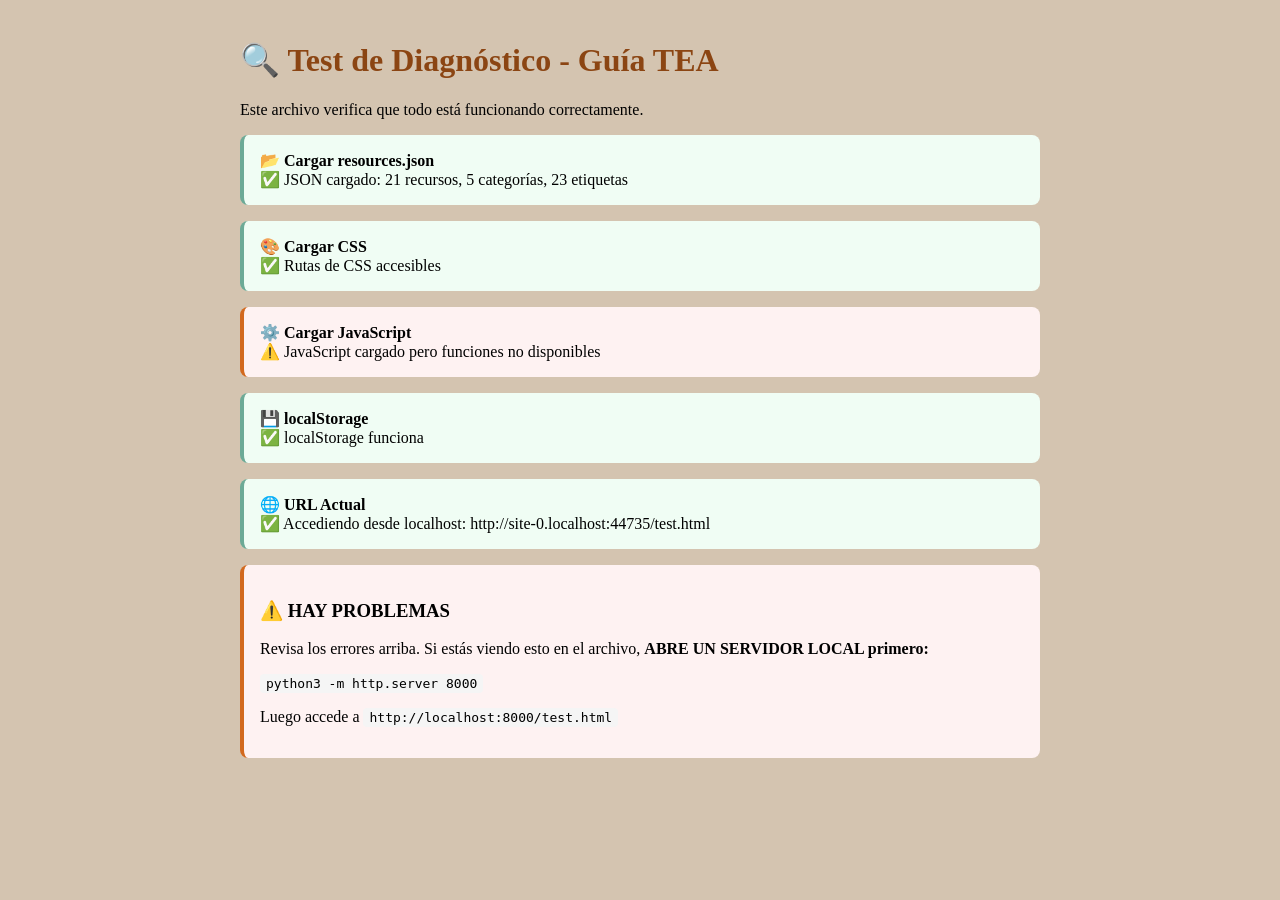
<file: test.html>
<!DOCTYPE html>
<html lang="es">
<head>
  <meta charset="UTF-8">
  <meta name="viewport" content="width=device-width, initial-scale=1.0">
  <title>🔍 Test - Guía TEA</title>
  <style>
    body {
      font-family: Georgia, serif;
      padding: 20px;
      background: #D4C4B0;
      max-width: 800px;
      margin: 0 auto;
    }
    .test-item {
      background: white;
      padding: 16px;
      margin: 16px 0;
      border-radius: 8px;
      border-left: 4px solid #8B4513;
    }
    .pass {
      border-left-color: #6CAA96;
      background: #f0fdf4;
    }
    .fail {
      border-left-color: #D2691E;
      background: #fef2f2;
    }
    .icon {
      font-size: 20px;
      margin-right: 8px;
    }
    h1 {
      color: #8B4513;
    }
    code {
      background: #f5f5f5;
      padding: 2px 6px;
      border-radius: 4px;
    }
  </style>
</head>
<body>
  <h1>🔍 Test de Diagnóstico - Guía TEA</h1>
  <p>Este archivo verifica que todo está funcionando correctamente.</p>

  <div id="results"></div>

  <script>
    const tests = [];

    // Test 1: JSON Load
    async function testJsonLoad() {
      try {
        const response = await fetch('./data/resources.json');
        if (!response.ok) throw new Error(`HTTP ${response.status}`);
        const data = await response.json();

        const resources = data.resources.length;
        const categories = data.categories.length;
        const tags = data.tags.length;

        return {
          name: '📂 Cargar resources.json',
          pass: true,
          message: `✅ JSON cargado: ${resources} recursos, ${categories} categorías, ${tags} etiquetas`
        };
      } catch (error) {
        return {
          name: '📂 Cargar resources.json',
          pass: false,
          message: `❌ Error: ${error.message}`
        };
      }
    }

    // Test 2: CSS Load
    function testCssLoad() {
      try {
        const link = document.createElement('link');
        link.rel = 'stylesheet';
        link.href = './css/styles.css';

        // Si llegamos aquí, la ruta es accesible
        return {
          name: '🎨 Cargar CSS',
          pass: true,
          message: `✅ Rutas de CSS accesibles`
        };
      } catch (error) {
        return {
          name: '🎨 Cargar CSS',
          pass: false,
          message: `❌ Error: ${error.message}`
        };
      }
    }

    // Test 3: JavaScript Load
    function testJsLoad() {
      try {
        // Verificar que utils.js se cargó
        if (typeof saveToLocalStorage === 'function') {
          return {
            name: '⚙️ Cargar JavaScript',
            pass: true,
            message: `✅ JavaScript cargado correctamente`
          };
        } else {
          return {
            name: '⚙️ Cargar JavaScript',
            pass: false,
            message: `⚠️ JavaScript cargado pero funciones no disponibles`
          };
        }
      } catch (error) {
        return {
          name: '⚙️ Cargar JavaScript',
          pass: false,
          message: `❌ Error: ${error.message}`
        };
      }
    }

    // Test 4: localStorage
    function testLocalStorage() {
      try {
        localStorage.setItem('test', 'ok');
        const value = localStorage.getItem('test');
        localStorage.removeItem('test');

        return {
          name: '💾 localStorage',
          pass: value === 'ok',
          message: value === 'ok' ? '✅ localStorage funciona' : '❌ localStorage no funciona'
        };
      } catch (error) {
        return {
          name: '💾 localStorage',
          pass: false,
          message: `❌ Error: ${error.message}`
        };
      }
    }

    // Test 5: URL Detection
    function testUrlDetection() {
      const currentUrl = window.location.href;
      const isLocal = currentUrl.includes('localhost') || currentUrl.includes('127.0.0.1');

      return {
        name: '🌐 URL Actual',
        pass: isLocal,
        message: isLocal
          ? `✅ Accediendo desde localhost: ${currentUrl}`
          : `⚠️ No estás en localhost. URL actual: ${currentUrl}`
      };
    }

    // Ejecutar tests
    async function runTests() {
      const results = document.getElementById('results');

      const jsonTest = await testJsonLoad();
      const cssTest = testCssLoad();
      const jsTest = testJsLoad();
      const storageTest = testLocalStorage();
      const urlTest = testUrlDetection();

      const allTests = [jsonTest, cssTest, jsTest, storageTest, urlTest];

      let html = '';
      allTests.forEach(test => {
        html += `
          <div class="test-item ${test.pass ? 'pass' : 'fail'}">
            <strong>${test.name}</strong><br>
            ${test.message}
          </div>
        `;
      });

      const allPass = allTests.every(t => t.pass);

      html += `
        <div class="test-item ${allPass ? 'pass' : 'fail'}">
          <h3>${allPass ? '✅ ¡TODO FUNCIONA!' : '⚠️ HAY PROBLEMAS'}</h3>
          ${allPass
            ? `<p>La plataforma está lista. Accede a <a href="./index.html">index.html</a></p>`
            : `<p>Revisa los errores arriba. Si estás viendo esto en el archivo, <strong>ABRE UN SERVIDOR LOCAL primero:</strong></p>
               <code>python3 -m http.server 8000</code>
               <p>Luego accede a <code>http://localhost:8000/test.html</code></p>`
          }
        </div>
      `;

      results.innerHTML = html;
    }

    // Ejecutar al cargar
    runTests();
  </script>
</body>
</html>
</file>
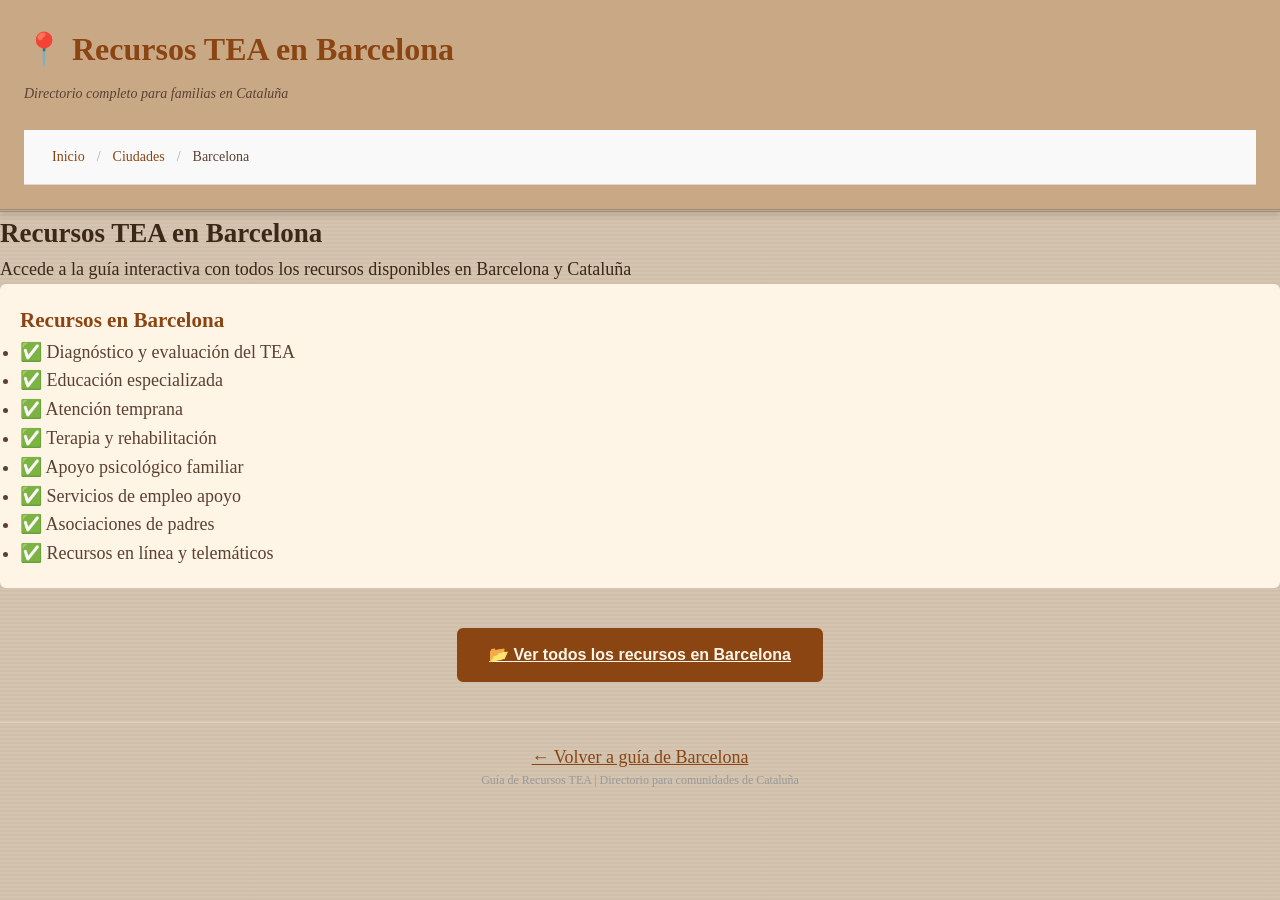
<file: ciudades/barcelona.html>
<!DOCTYPE html>
<html lang="es">
<head>
  <meta charset="UTF-8">
  <meta name="viewport" content="width=device-width, initial-scale=1.0">
  <meta name="description" content="Recursos TEA en Barcelona: centros de diagnóstico, escuelas especializadas, terapias y asociaciones de apoyo para familias con autismo">
  <meta name="keywords" content="TEA Barcelona, autismo Barcelona, recursos diagnóstico Barcelona, educación especial Barcelona">
  <meta name="author" content="Guía de Recursos TEA">
  <title>Recursos TEA en Barcelona - Directorio Completo</title>
  <link rel="canonical" href="https://guia-tea.netlify.app/ciudades/barcelona.html">

  <meta property="og:title" content="Recursos TEA en Barcelona">
  <meta property="og:description" content="Directorio de recursos para TEA en Barcelona">
  <meta property="og:url" content="https://guia-tea.netlify.app/ciudades/barcelona.html">
  <meta property="og:type" content="website">

  <link rel="stylesheet" href="../css/styles.css">
  <link rel="stylesheet" href="../css/components.css">
  <link rel="stylesheet" href="../css/responsive.css">

  <!-- Schema - LocalBusiness en Barcelona -->
  <script type="application/ld+json">
  {
    "@context": "https://schema.org",
    "@type": "CollectionPage",
    "name": "Recursos TEA en Barcelona",
    "description": "Directorio completo de recursos verificados para TEA en Barcelona",
    "url": "https://guia-tea.netlify.app/ciudades/barcelona.html",
    "areaServed": {
      "@type": "Place",
      "name": "Barcelona",
      "geo": {
        "@type": "GeoCoordinates",
        "latitude": 41.3851,
        "longitude": 2.1734
      }
    },
    "breadcrumb": {
      "@type": "BreadcrumbList",
      "itemListElement": [
        {"@type": "ListItem", "position": 1, "name": "Inicio", "item": "https://guia-tea.netlify.app"},
        {"@type": "ListItem", "position": 2, "name": "Ciudades", "item": "https://guia-tea.netlify.app"},
        {"@type": "ListItem", "position": 3, "name": "Barcelona", "item": "https://guia-tea.netlify.app/ciudades/barcelona.html"}
      ]
    }
  }
  </script>
</head>
<body>
  <div class="container-main">
    <header class="header" role="banner">
      <nav class="header-content" role="navigation" aria-label="Navegación principal">
        <div class="header-left">
          <h1 class="logo">📍 Recursos TEA en Barcelona</h1>
          <p class="tagline">Directorio completo para familias en Cataluña</p>
        </div>
      </nav>

      <nav class="breadcrumb-nav" aria-label="Navegación de ruta">
        <ol>
          <li><a href="/">Inicio</a> <span aria-hidden="true">/</span></li>
          <li><a href="/?city=barcelona">Ciudades</a> <span aria-hidden="true">/</span></li>
          <li><span aria-current="page">Barcelona</span></li>
        </ol>
      </nav>
    </header>

    <main class="faq-container" role="main">
      <section class="faq-header">
        <h2>Recursos TEA en Barcelona</h2>
        <p>Accede a la guía interactiva con todos los recursos disponibles en Barcelona y Cataluña</p>
      </section>

      <section style="background-color: #fff5e6; padding: 20px; border-radius: 6px; margin-bottom: 30px;">
        <h3 style="color: #8B4513; margin-top: 0;">Recursos en Barcelona</h3>
        <ul style="color: #5C4033;">
          <li>✅ Diagnóstico y evaluación del TEA</li>
          <li>✅ Educación especializada</li>
          <li>✅ Atención temprana</li>
          <li>✅ Terapia y rehabilitación</li>
          <li>✅ Apoyo psicológico familiar</li>
          <li>✅ Servicios de empleo apoyo</li>
          <li>✅ Asociaciones de padres</li>
          <li>✅ Recursos en línea y telemáticos</li>
        </ul>
      </section>

      <section style="text-align: center; margin: 40px 0;">
        <a href="/?city=barcelona" class="btn btn-primary" style="padding: 12px 30px; font-size: 16px;">
          📂 Ver todos los recursos en Barcelona
        </a>
      </section>

      <footer style="text-align: center; margin-top: 40px; padding-top: 20px; border-top: 1px solid #e0d7ca;">
        <p style="color: #8B4513;">
          <a href="/?city=barcelona" style="color: #8B4513; text-decoration: underline;">← Volver a guía de Barcelona</a>
        </p>
        <p style="color: #999; font-size: 12px;">
          Guía de Recursos TEA | Directorio para comunidades de Cataluña
        </p>
      </footer>
    </main>
  </div>
</body>
</html>
</file>
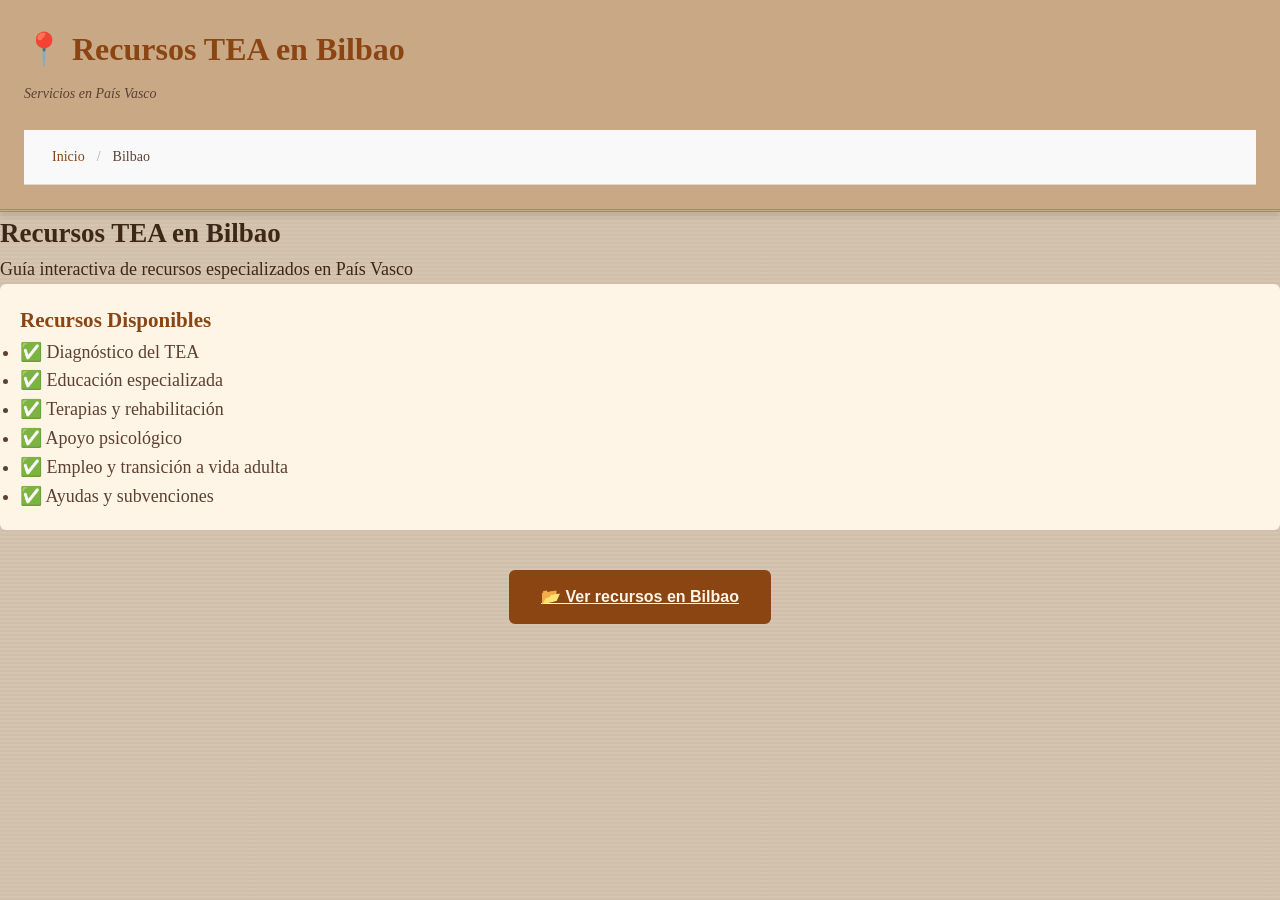
<file: ciudades/bilbao.html>
<!DOCTYPE html>
<html lang="es">
<head>
  <meta charset="UTF-8">
  <meta name="viewport" content="width=device-width, initial-scale=1.0">
  <meta name="description" content="Recursos TEA en Bilbao y País Vasco: servicios especializados, educación y apoyo comunitario para familias con autismo">
  <meta name="keywords" content="TEA Bilbao, autismo País Vasco, recursos Bilbao, educación especial Bilbao">
  <meta name="author" content="Guía de Recursos TEA">
  <title>Recursos TEA en Bilbao - País Vasco</title>
  <link rel="canonical" href="https://guia-tea.netlify.app/ciudades/bilbao.html">
  <link rel="stylesheet" href="../css/styles.css">
  <link rel="stylesheet" href="../css/components.css">
  <link rel="stylesheet" href="../css/responsive.css">
  <script type="application/ld+json">
  {"@context": "https://schema.org", "@type": "CollectionPage", "name": "Recursos TEA en Bilbao", "url": "https://guia-tea.netlify.app/ciudades/bilbao.html", "areaServed": {"@type": "Place", "name": "Bilbao", "geo": {"@type": "GeoCoordinates", "latitude": 43.2633, "longitude": -2.9349}}}
  </script>
</head>
<body>
  <div class="container-main">
    <header class="header" role="banner">
      <nav class="header-content"><div class="header-left"><h1 class="logo">📍 Recursos TEA en Bilbao</h1><p class="tagline">Servicios en País Vasco</p></div></nav>
      <nav class="breadcrumb-nav"><ol><li><a href="/">Inicio</a> <span aria-hidden="true">/</span></li><li><span aria-current="page">Bilbao</span></li></ol></nav>
    </header>
    <main class="faq-container" role="main">
      <section class="faq-header"><h2>Recursos TEA en Bilbao</h2><p>Guía interactiva de recursos especializados en País Vasco</p></section>
      <section style="background-color: #fff5e6; padding: 20px; border-radius: 6px; margin-bottom: 30px;">
        <h3 style="color: #8B4513; margin-top: 0;">Recursos Disponibles</h3>
        <ul style="color: #5C4033;">
          <li>✅ Diagnóstico del TEA</li>
          <li>✅ Educación especializada</li>
          <li>✅ Terapias y rehabilitación</li>
          <li>✅ Apoyo psicológico</li>
          <li>✅ Empleo y transición a vida adulta</li>
          <li>✅ Ayudas y subvenciones</li>
        </ul>
      </section>
      <section style="text-align: center; margin: 40px 0;"><a href="/?city=bilbao" class="btn btn-primary" style="padding: 12px 30px; font-size: 16px;">📂 Ver recursos en Bilbao</a></section>
    </main>
  </div>
</body>
</html>
</file>
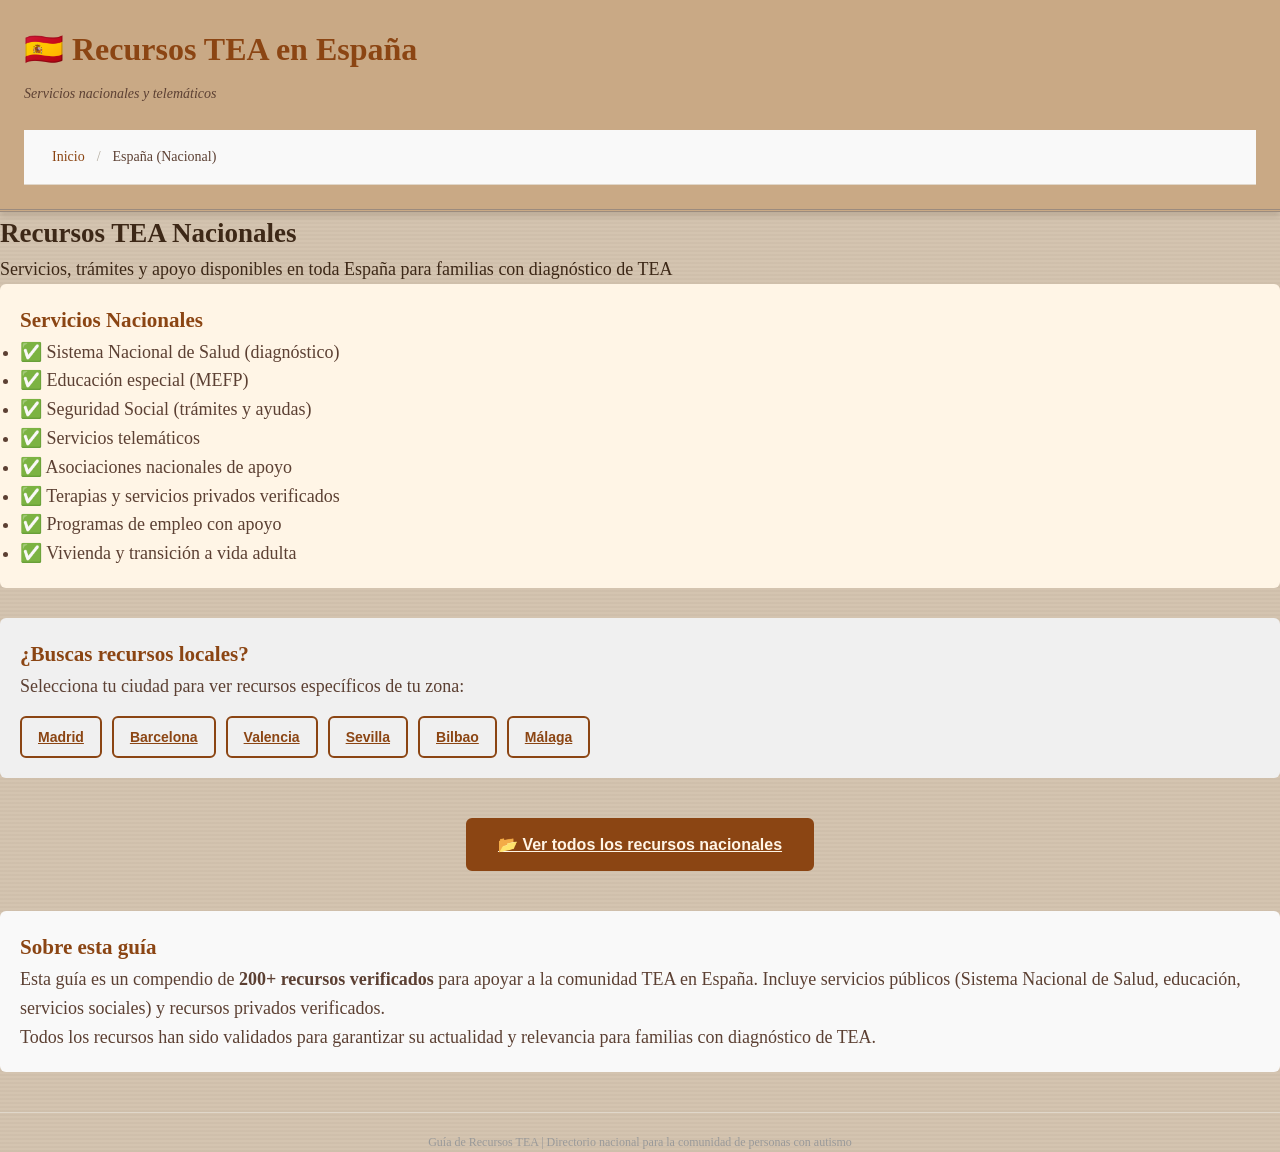
<file: ciudades/espana.html>
<!DOCTYPE html>
<html lang="es">
<head>
  <meta charset="UTF-8">
  <meta name="viewport" content="width=device-width, initial-scale=1.0">
  <meta name="description" content="Recursos TEA a nivel nacional: servicios en línea, trámites administrativos, y apoyo telemático para toda España">
  <meta name="keywords" content="TEA España, autismo España, recursos nacionales TEA, servicios telemáticos">
  <meta name="author" content="Guía de Recursos TEA">
  <title>Recursos TEA en España - Servicios Nacionales</title>
  <link rel="canonical" href="https://guia-tea.netlify.app/ciudades/espana.html">
  <meta property="og:title" content="Recursos TEA en España">
  <meta property="og:description" content="Directorio nacional de recursos para TEA">
  <link rel="stylesheet" href="../css/styles.css">
  <link rel="stylesheet" href="../css/components.css">
  <link rel="stylesheet" href="../css/responsive.css">
  <script type="application/ld+json">
  {
    "@context": "https://schema.org",
    "@type": "CollectionPage",
    "name": "Recursos TEA en España",
    "description": "Directorio nacional de recursos TEA: servicios en línea, trámites y apoyo telemático",
    "url": "https://guia-tea.netlify.app/ciudades/espana.html",
    "areaServed": {"@type": "Country", "name": "España"},
    "breadcrumb": {"@type": "BreadcrumbList", "itemListElement": [
      {"@type": "ListItem", "position": 1, "name": "Inicio", "item": "https://guia-tea.netlify.app"},
      {"@type": "ListItem", "position": 2, "name": "España", "item": "https://guia-tea.netlify.app/ciudades/espana.html"}
    ]}
  }
  </script>
</head>
<body>
  <div class="container-main">
    <header class="header" role="banner">
      <nav class="header-content" role="navigation">
        <div class="header-left">
          <h1 class="logo">🇪🇸 Recursos TEA en España</h1>
          <p class="tagline">Servicios nacionales y telemáticos</p>
        </div>
      </nav>
      <nav class="breadcrumb-nav" aria-label="Navegación de ruta">
        <ol>
          <li><a href="/">Inicio</a> <span aria-hidden="true">/</span></li>
          <li><span aria-current="page">España (Nacional)</span></li>
        </ol>
      </nav>
    </header>

    <main class="faq-container" role="main">
      <section class="faq-header">
        <h2>Recursos TEA Nacionales</h2>
        <p>Servicios, trámites y apoyo disponibles en toda España para familias con diagnóstico de TEA</p>
      </section>

      <section style="background-color: #fff5e6; padding: 20px; border-radius: 6px; margin-bottom: 30px;">
        <h3 style="color: #8B4513; margin-top: 0;">Servicios Nacionales</h3>
        <ul style="color: #5C4033;">
          <li>✅ Sistema Nacional de Salud (diagnóstico)</li>
          <li>✅ Educación especial (MEFP)</li>
          <li>✅ Seguridad Social (trámites y ayudas)</li>
          <li>✅ Servicios telemáticos</li>
          <li>✅ Asociaciones nacionales de apoyo</li>
          <li>✅ Terapias y servicios privados verificados</li>
          <li>✅ Programas de empleo con apoyo</li>
          <li>✅ Vivienda y transición a vida adulta</li>
        </ul>
      </section>

      <section style="background-color: #f0f0f0; padding: 20px; border-radius: 6px; margin-bottom: 30px;">
        <h3 style="color: #8B4513; margin-top: 0;">¿Buscas recursos locales?</h3>
        <p style="color: #5C4033; margin-bottom: 15px;">Selecciona tu ciudad para ver recursos específicos de tu zona:</p>
        <div style="display: flex; flex-wrap: wrap; gap: 10px;">
          <a href="/?city=madrid" class="btn btn-secondary" style="padding: 8px 16px; font-size: 14px;">Madrid</a>
          <a href="/?city=barcelona" class="btn btn-secondary" style="padding: 8px 16px; font-size: 14px;">Barcelona</a>
          <a href="/?city=valencia" class="btn btn-secondary" style="padding: 8px 16px; font-size: 14px;">Valencia</a>
          <a href="/?city=sevilla" class="btn btn-secondary" style="padding: 8px 16px; font-size: 14px;">Sevilla</a>
          <a href="/?city=bilbao" class="btn btn-secondary" style="padding: 8px 16px; font-size: 14px;">Bilbao</a>
          <a href="/?city=malaga" class="btn btn-secondary" style="padding: 8px 16px; font-size: 14px;">Málaga</a>
        </div>
      </section>

      <section style="text-align: center; margin: 40px 0;">
        <a href="/?city=espana" class="btn btn-primary" style="padding: 12px 30px; font-size: 16px;">
          📂 Ver todos los recursos nacionales
        </a>
      </section>

      <section style="background-color: #f9f9f9; padding: 20px; border-radius: 6px;">
        <h3 style="color: #8B4513; margin-top: 0;">Sobre esta guía</h3>
        <p style="color: #5C4033;">
          Esta guía es un compendio de <strong>200+ recursos verificados</strong> para apoyar a la comunidad TEA en España.
          Incluye servicios públicos (Sistema Nacional de Salud, educación, servicios sociales) y recursos privados verificados.
        </p>
        <p style="color: #5C4033;">
          Todos los recursos han sido validados para garantizar su actualidad y relevancia para familias con diagnóstico de TEA.
        </p>
      </section>

      <footer style="text-align: center; margin-top: 40px; padding-top: 20px; border-top: 1px solid #e0d7ca;">
        <p style="color: #999; font-size: 12px;">
          Guía de Recursos TEA | Directorio nacional para la comunidad de personas con autismo
        </p>
      </footer>
    </main>
  </div>
</body>
</html>
</file>
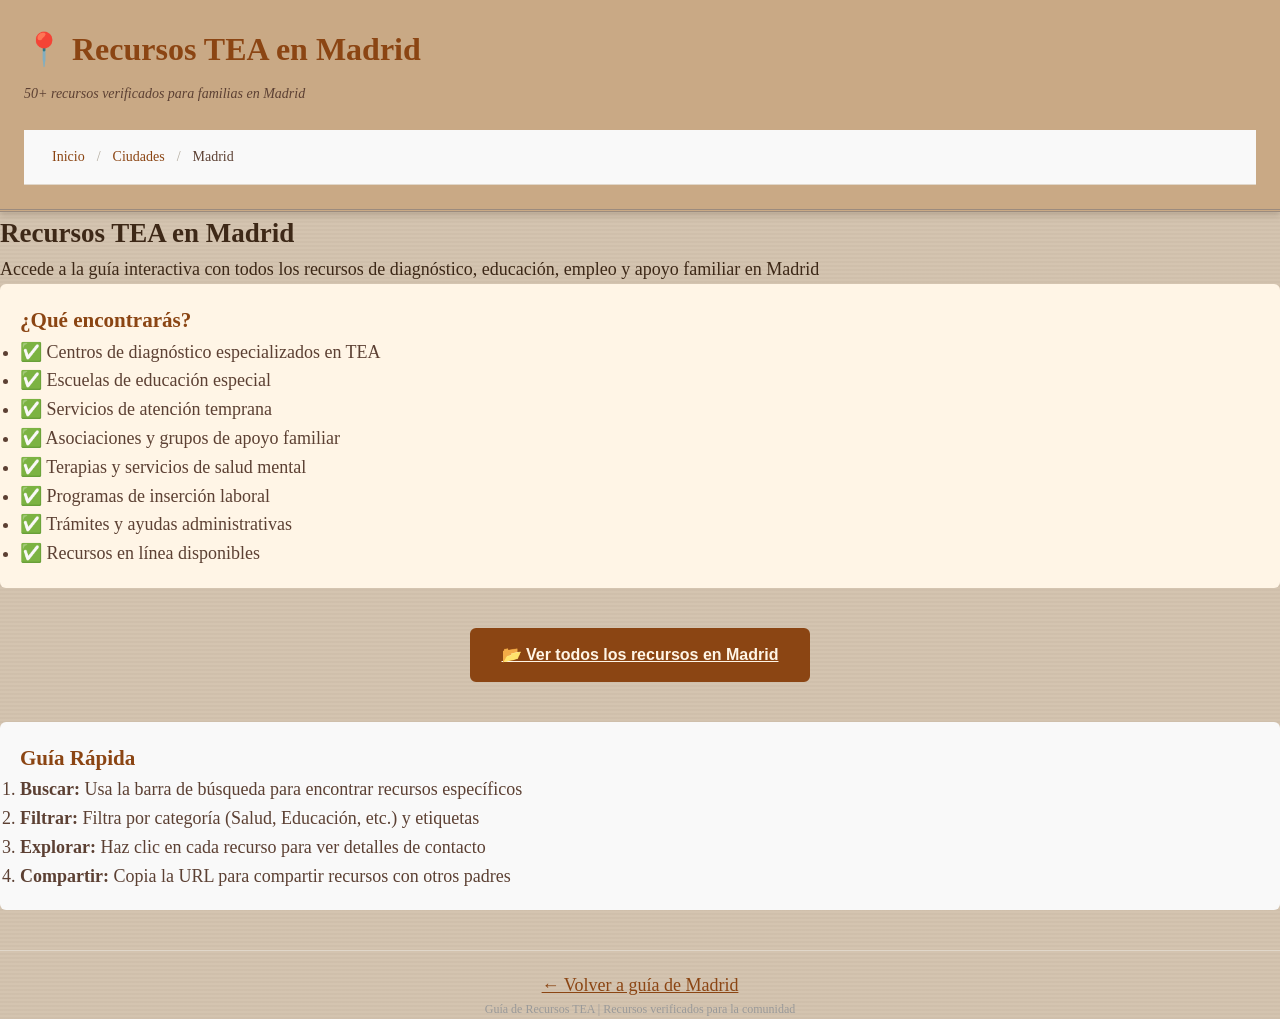
<file: ciudades/madrid.html>
<!DOCTYPE html>
<html lang="es">
<head>
  <meta charset="UTF-8">
  <meta name="viewport" content="width=device-width, initial-scale=1.0">
  <meta name="description" content="Recursos TEA en Madrid: servicios de diagnóstico, educación especializada, apoyo familiar y trámites administrativos verificados">
  <meta name="keywords" content="TEA Madrid, autismo Madrid, recursos diagnóstico Madrid, educación especial Madrid">
  <meta name="author" content="Guía de Recursos TEA">
  <title>Recursos TEA en Madrid - Guía Completa para Padres</title>
  <link rel="canonical" href="https://guia-tea.netlify.app/ciudades/madrid.html">

  <meta property="og:title" content="Recursos TEA en Madrid">
  <meta property="og:description" content="Directorio completo de recursos para TEA en Madrid">
  <meta property="og:url" content="https://guia-tea.netlify.app/ciudades/madrid.html">
  <meta property="og:type" content="website">

  <link rel="stylesheet" href="../css/styles.css">
  <link rel="stylesheet" href="../css/components.css">
  <link rel="stylesheet" href="../css/responsive.css">

  <!-- Schema - LocalBusiness en Madrid -->
  <script type="application/ld+json">
  {
    "@context": "https://schema.org",
    "@type": "CollectionPage",
    "name": "Recursos TEA en Madrid",
    "description": "Directorio completo de 50+ recursos verificados para TEA en Madrid",
    "url": "https://guia-tea.netlify.app/ciudades/madrid.html",
    "areaServed": {
      "@type": "Place",
      "name": "Madrid",
      "geo": {
        "@type": "GeoCoordinates",
        "latitude": 40.4168,
        "longitude": -3.7038
      }
    },
    "breadcrumb": {
      "@type": "BreadcrumbList",
      "itemListElement": [
        {"@type": "ListItem", "position": 1, "name": "Inicio", "item": "https://guia-tea.netlify.app"},
        {"@type": "ListItem", "position": 2, "name": "Ciudades", "item": "https://guia-tea.netlify.app"},
        {"@type": "ListItem", "position": 3, "name": "Madrid", "item": "https://guia-tea.netlify.app/ciudades/madrid.html"}
      ]
    }
  }
  </script>
</head>
<body>
  <div class="container-main">
    <header class="header" role="banner">
      <nav class="header-content" role="navigation" aria-label="Navegación principal">
        <div class="header-left">
          <h1 class="logo">📍 Recursos TEA en Madrid</h1>
          <p class="tagline">50+ recursos verificados para familias en Madrid</p>
        </div>
      </nav>

      <nav class="breadcrumb-nav" aria-label="Navegación de ruta">
        <ol>
          <li><a href="/">Inicio</a> <span aria-hidden="true">/</span></li>
          <li><a href="/?city=madrid">Ciudades</a> <span aria-hidden="true">/</span></li>
          <li><span aria-current="page">Madrid</span></li>
        </ol>
      </nav>
    </header>

    <main class="faq-container" role="main">
      <section class="faq-header">
        <h2>Recursos TEA en Madrid</h2>
        <p>Accede a la guía interactiva con todos los recursos de diagnóstico, educación, empleo y apoyo familiar en Madrid</p>
      </section>

      <section style="background-color: #fff5e6; padding: 20px; border-radius: 6px; margin-bottom: 30px;">
        <h3 style="color: #8B4513; margin-top: 0;">¿Qué encontrarás?</h3>
        <ul style="color: #5C4033;">
          <li>✅ Centros de diagnóstico especializados en TEA</li>
          <li>✅ Escuelas de educación especial</li>
          <li>✅ Servicios de atención temprana</li>
          <li>✅ Asociaciones y grupos de apoyo familiar</li>
          <li>✅ Terapias y servicios de salud mental</li>
          <li>✅ Programas de inserción laboral</li>
          <li>✅ Trámites y ayudas administrativas</li>
          <li>✅ Recursos en línea disponibles</li>
        </ul>
      </section>

      <section style="text-align: center; margin: 40px 0;">
        <a href="/?city=madrid" class="btn btn-primary" style="padding: 12px 30px; font-size: 16px;">
          📂 Ver todos los recursos en Madrid
        </a>
      </section>

      <section style="background-color: #f9f9f9; padding: 20px; border-radius: 6px; margin-bottom: 30px;">
        <h3 style="color: #8B4513; margin-top: 0;">Guía Rápida</h3>
        <ol style="color: #5C4033;">
          <li><strong>Buscar:</strong> Usa la barra de búsqueda para encontrar recursos específicos</li>
          <li><strong>Filtrar:</strong> Filtra por categoría (Salud, Educación, etc.) y etiquetas</li>
          <li><strong>Explorar:</strong> Haz clic en cada recurso para ver detalles de contacto</li>
          <li><strong>Compartir:</strong> Copia la URL para compartir recursos con otros padres</li>
        </ol>
      </section>

      <footer style="text-align: center; margin-top: 40px; padding-top: 20px; border-top: 1px solid #e0d7ca;">
        <p style="color: #8B4513;">
          <a href="/?city=madrid" style="color: #8B4513; text-decoration: underline;">← Volver a guía de Madrid</a>
        </p>
        <p style="color: #999; font-size: 12px;">
          Guía de Recursos TEA | Recursos verificados para la comunidad
        </p>
      </footer>
    </main>
  </div>

  <script>
    // Redirigir a la versión interactiva con filtro de Madrid
    console.log('💡 Tip: Usa la versión interactiva con más funciones');
  </script>
</body>
</html>
</file>
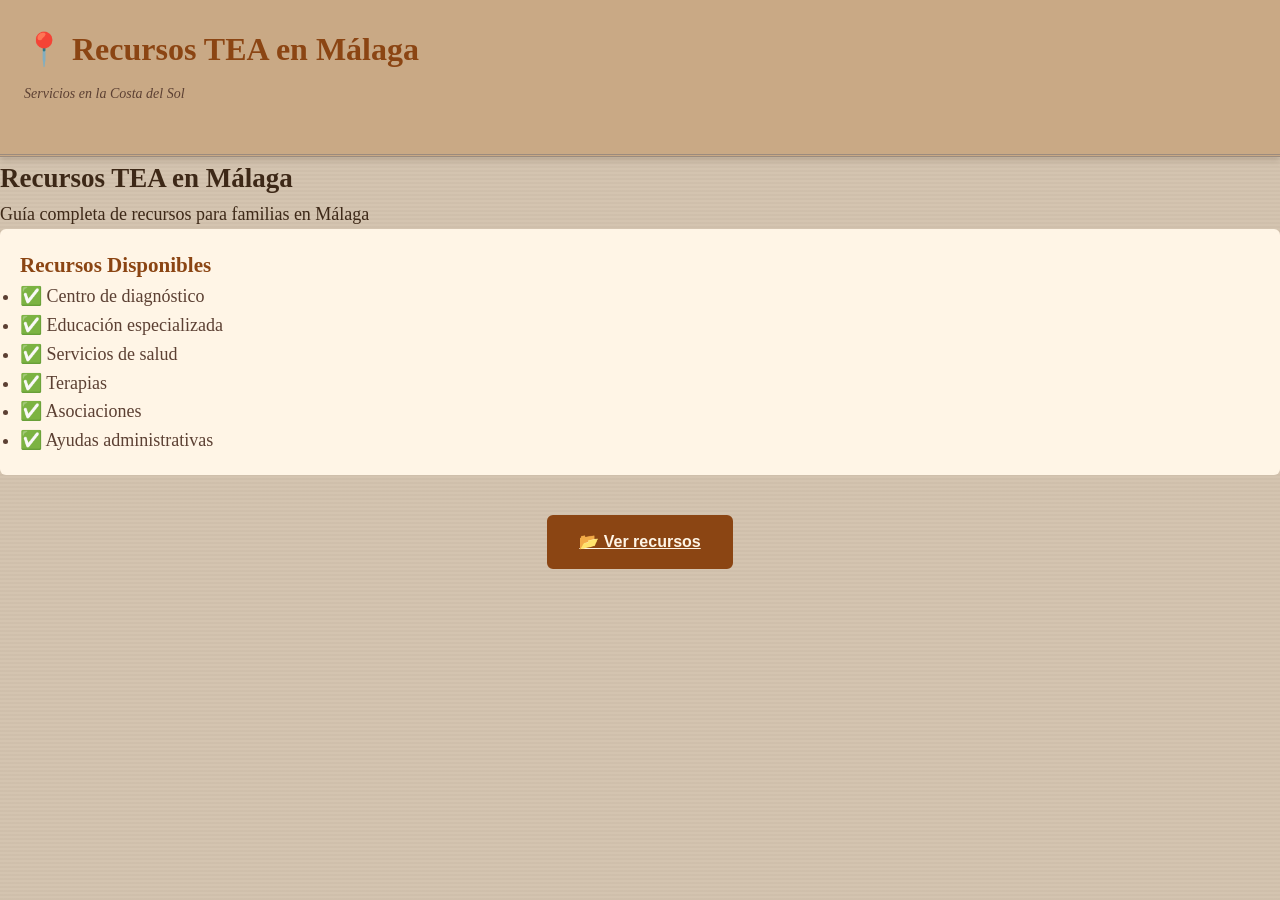
<file: ciudades/malaga.html>
<!DOCTYPE html>
<html lang="es">
<head>
  <meta charset="UTF-8">
  <meta name="viewport" content="width=device-width, initial-scale=1.0">
  <meta name="description" content="Recursos TEA en Málaga: servicios de salud, educación y apoyo para familias con diagnóstico de autismo">
  <meta name="keywords" content="TEA Málaga, autismo Málaga, recursos Málaga">
  <title>Recursos TEA en Málaga</title>
  <link rel="canonical" href="https://guia-tea.netlify.app/ciudades/malaga.html">
  <link rel="stylesheet" href="../css/styles.css">
  <link rel="stylesheet" href="../css/components.css">
  <link rel="stylesheet" href="../css/responsive.css">
  <script type="application/ld+json">
  {"@context": "https://schema.org", "@type": "CollectionPage", "name": "Recursos TEA en Málaga", "url": "https://guia-tea.netlify.app/ciudades/malaga.html", "areaServed": {"@type": "Place", "name": "Málaga", "geo": {"@type": "GeoCoordinates", "latitude": 36.7213, "longitude": -4.4214}}}
  </script>
</head>
<body>
  <div class="container-main">
    <header class="header"><nav class="header-content"><div class="header-left"><h1 class="logo">📍 Recursos TEA en Málaga</h1><p class="tagline">Servicios en la Costa del Sol</p></div></nav></header>
    <main class="faq-container"><section class="faq-header"><h2>Recursos TEA en Málaga</h2><p>Guía completa de recursos para familias en Málaga</p></section>
    <section style="background-color: #fff5e6; padding: 20px; border-radius: 6px; margin-bottom: 30px;"><h3 style="color: #8B4513; margin-top: 0;">Recursos Disponibles</h3><ul style="color: #5C4033;"><li>✅ Centro de diagnóstico</li><li>✅ Educación especializada</li><li>✅ Servicios de salud</li><li>✅ Terapias</li><li>✅ Asociaciones</li><li>✅ Ayudas administrativas</li></ul></section>
    <section style="text-align: center; margin: 40px 0;"><a href="/?city=malaga" class="btn btn-primary" style="padding: 12px 30px;">📂 Ver recursos</a></section></main>
  </div>
</body>
</html>
</file>
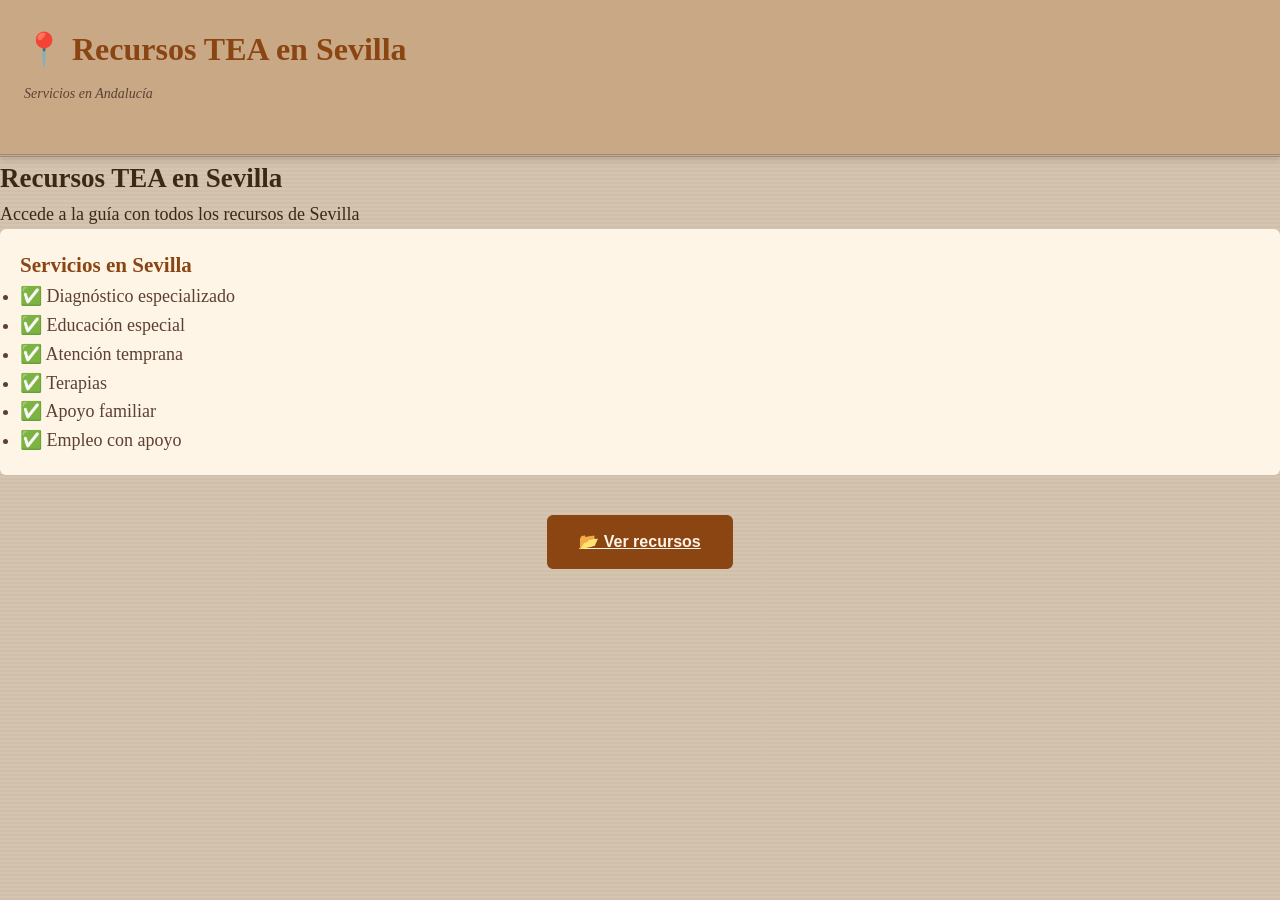
<file: ciudades/sevilla.html>
<!DOCTYPE html>
<html lang="es">
<head>
  <meta charset="UTF-8">
  <meta name="viewport" content="width=device-width, initial-scale=1.0">
  <meta name="description" content="Recursos TEA en Sevilla: diagnóstico, educación especializada y servicios de apoyo para familias con autismo">
  <meta name="keywords" content="TEA Sevilla, autismo Sevilla, recursos Sevilla">
  <title>Recursos TEA en Sevilla</title>
  <link rel="canonical" href="https://guia-tea.netlify.app/ciudades/sevilla.html">
  <link rel="stylesheet" href="../css/styles.css">
  <link rel="stylesheet" href="../css/components.css">
  <link rel="stylesheet" href="../css/responsive.css">
  <script type="application/ld+json">
  {"@context": "https://schema.org", "@type": "CollectionPage", "name": "Recursos TEA en Sevilla", "url": "https://guia-tea.netlify.app/ciudades/sevilla.html", "areaServed": {"@type": "Place", "name": "Sevilla", "geo": {"@type": "GeoCoordinates", "latitude": 37.3886, "longitude": -5.9823}}}
  </script>
</head>
<body>
  <div class="container-main">
    <header class="header"><nav class="header-content"><div class="header-left"><h1 class="logo">📍 Recursos TEA en Sevilla</h1><p class="tagline">Servicios en Andalucía</p></div></nav></header>
    <main class="faq-container"><section class="faq-header"><h2>Recursos TEA en Sevilla</h2><p>Accede a la guía con todos los recursos de Sevilla</p></section>
    <section style="background-color: #fff5e6; padding: 20px; border-radius: 6px; margin-bottom: 30px;"><h3 style="color: #8B4513; margin-top: 0;">Servicios en Sevilla</h3><ul style="color: #5C4033;"><li>✅ Diagnóstico especializado</li><li>✅ Educación especial</li><li>✅ Atención temprana</li><li>✅ Terapias</li><li>✅ Apoyo familiar</li><li>✅ Empleo con apoyo</li></ul></section>
    <section style="text-align: center; margin: 40px 0;"><a href="/?city=sevilla" class="btn btn-primary" style="padding: 12px 30px;">📂 Ver recursos</a></section></main>
  </div>
</body>
</html>
</file>
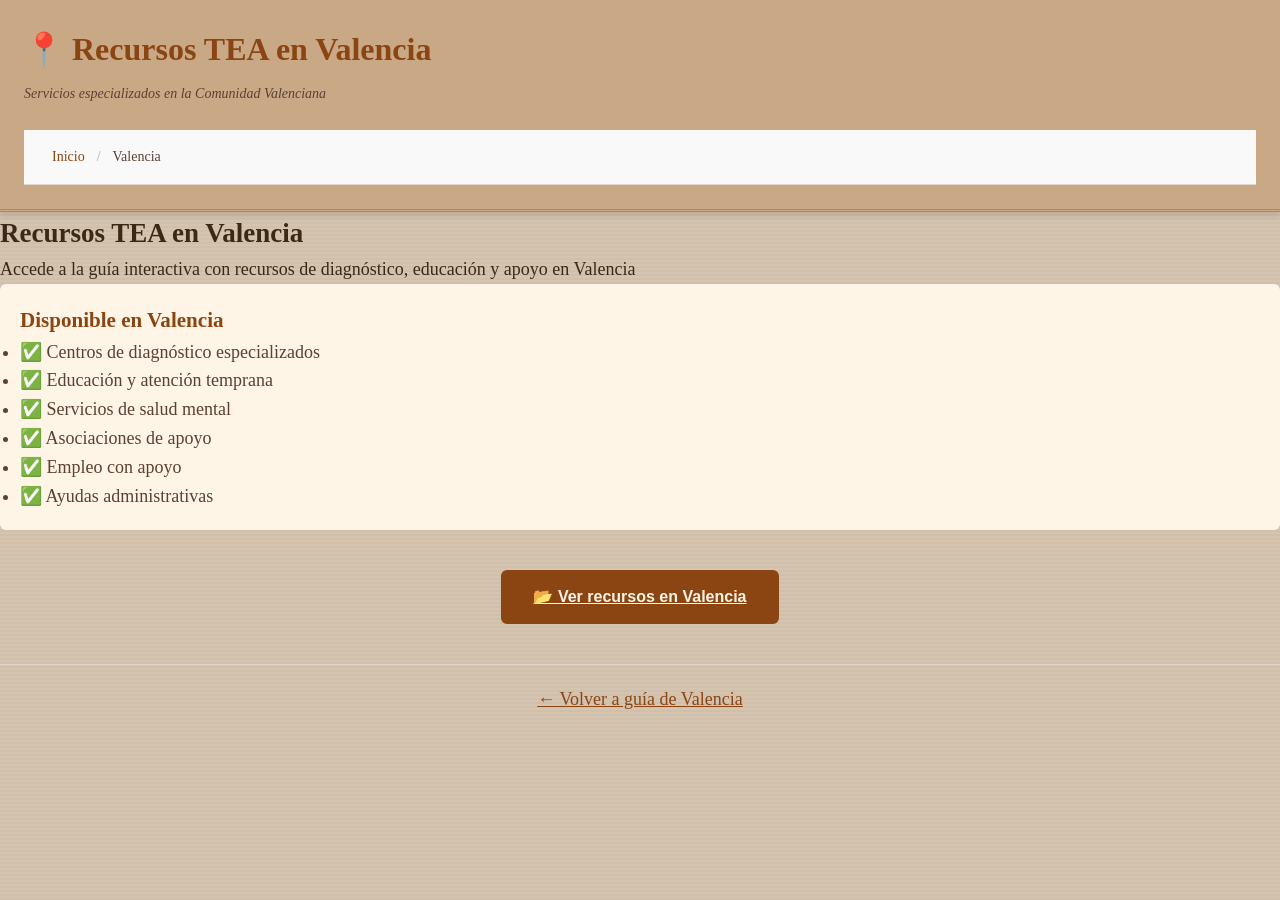
<file: ciudades/valencia.html>
<!DOCTYPE html>
<html lang="es">
<head>
  <meta charset="UTF-8">
  <meta name="viewport" content="width=device-width, initial-scale=1.0">
  <meta name="description" content="Recursos TEA en Valencia: directorio de servicios de diagnóstico, educación especializada, apoyo familiar y trámites para familias con autismo">
  <meta name="keywords" content="TEA Valencia, autismo Valencia, recursos diagnóstico Valencia, educación especial Valencia">
  <meta name="author" content="Guía de Recursos TEA">
  <title>Recursos TEA en Valencia - Guía Completa</title>
  <link rel="canonical" href="https://guia-tea.netlify.app/ciudades/valencia.html">
  <meta property="og:title" content="Recursos TEA en Valencia">
  <meta property="og:description" content="Directorio de recursos para TEA en Valencia">
  <meta property="og:url" content="https://guia-tea.netlify.app/ciudades/valencia.html">

  <link rel="stylesheet" href="../css/styles.css">
  <link rel="stylesheet" href="../css/components.css">
  <link rel="stylesheet" href="../css/responsive.css">

  <script type="application/ld+json">
  {
    "@context": "https://schema.org",
    "@type": "CollectionPage",
    "name": "Recursos TEA en Valencia",
    "url": "https://guia-tea.netlify.app/ciudades/valencia.html",
    "areaServed": {"@type": "Place", "name": "Valencia", "geo": {"@type": "GeoCoordinates", "latitude": 39.4699, "longitude": -0.3763}},
    "breadcrumb": {"@type": "BreadcrumbList", "itemListElement": [
      {"@type": "ListItem", "position": 1, "name": "Inicio", "item": "https://guia-tea.netlify.app"},
      {"@type": "ListItem", "position": 2, "name": "Valencia", "item": "https://guia-tea.netlify.app/ciudades/valencia.html"}
    ]}
  }
  </script>
</head>
<body>
  <div class="container-main">
    <header class="header" role="banner">
      <nav class="header-content">
        <div class="header-left">
          <h1 class="logo">📍 Recursos TEA en Valencia</h1>
          <p class="tagline">Servicios especializados en la Comunidad Valenciana</p>
        </div>
      </nav>
      <nav class="breadcrumb-nav">
        <ol><li><a href="/">Inicio</a> <span aria-hidden="true">/</span></li><li><span aria-current="page">Valencia</span></li></ol>
      </nav>
    </header>

    <main class="faq-container" role="main">
      <section class="faq-header">
        <h2>Recursos TEA en Valencia</h2>
        <p>Accede a la guía interactiva con recursos de diagnóstico, educación y apoyo en Valencia</p>
      </section>

      <section style="background-color: #fff5e6; padding: 20px; border-radius: 6px; margin-bottom: 30px;">
        <h3 style="color: #8B4513; margin-top: 0;">Disponible en Valencia</h3>
        <ul style="color: #5C4033;">
          <li>✅ Centros de diagnóstico especializados</li>
          <li>✅ Educación y atención temprana</li>
          <li>✅ Servicios de salud mental</li>
          <li>✅ Asociaciones de apoyo</li>
          <li>✅ Empleo con apoyo</li>
          <li>✅ Ayudas administrativas</li>
        </ul>
      </section>

      <section style="text-align: center; margin: 40px 0;">
        <a href="/?city=valencia" class="btn btn-primary" style="padding: 12px 30px; font-size: 16px;">
          📂 Ver recursos en Valencia
        </a>
      </section>

      <footer style="text-align: center; margin-top: 40px; padding-top: 20px; border-top: 1px solid #e0d7ca;">
        <p style="color: #8B4513;"><a href="/?city=valencia" style="color: #8B4513; text-decoration: underline;">← Volver a guía de Valencia</a></p>
      </footer>
    </main>
  </div>
</body>
</html>
</file>
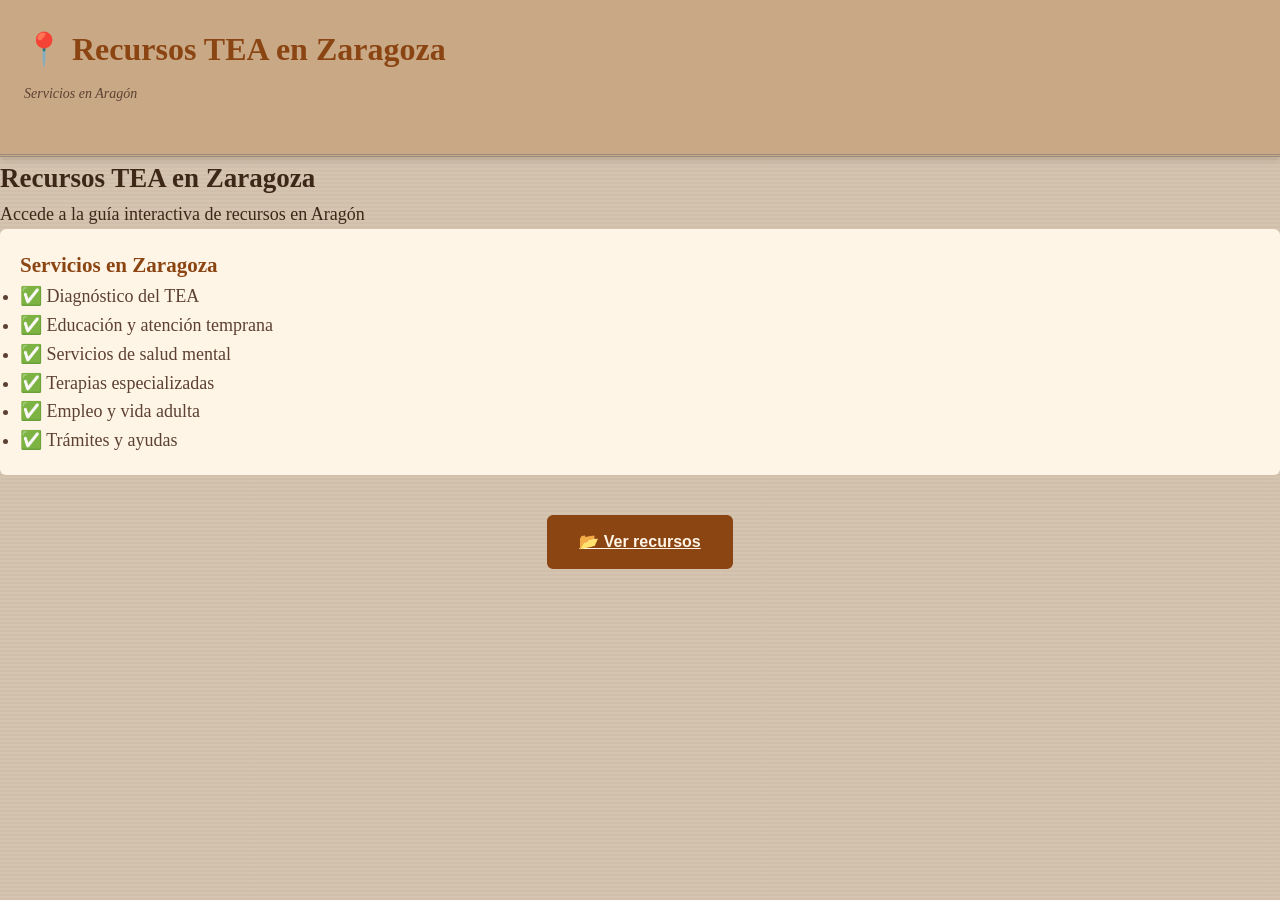
<file: ciudades/zaragoza.html>
<!DOCTYPE html>
<html lang="es">
<head>
  <meta charset="UTF-8">
  <meta name="viewport" content="width=device-width, initial-scale=1.0">
  <meta name="description" content="Recursos TEA en Zaragoza: directorio de diagnóstico, educación y servicios comunitarios para familias con autismo">
  <meta name="keywords" content="TEA Zaragoza, autismo Zaragoza, recursos Zaragoza">
  <title>Recursos TEA en Zaragoza</title>
  <link rel="canonical" href="https://guia-tea.netlify.app/ciudades/zaragoza.html">
  <link rel="stylesheet" href="../css/styles.css">
  <link rel="stylesheet" href="../css/components.css">
  <link rel="stylesheet" href="../css/responsive.css">
  <script type="application/ld+json">
  {"@context": "https://schema.org", "@type": "CollectionPage", "name": "Recursos TEA en Zaragoza", "url": "https://guia-tea.netlify.app/ciudades/zaragoza.html", "areaServed": {"@type": "Place", "name": "Zaragoza", "geo": {"@type": "GeoCoordinates", "latitude": 41.6561, "longitude": -0.8773}}}
  </script>
</head>
<body>
  <div class="container-main">
    <header class="header"><nav class="header-content"><div class="header-left"><h1 class="logo">📍 Recursos TEA en Zaragoza</h1><p class="tagline">Servicios en Aragón</p></div></nav></header>
    <main class="faq-container"><section class="faq-header"><h2>Recursos TEA en Zaragoza</h2><p>Accede a la guía interactiva de recursos en Aragón</p></section>
    <section style="background-color: #fff5e6; padding: 20px; border-radius: 6px; margin-bottom: 30px;"><h3 style="color: #8B4513; margin-top: 0;">Servicios en Zaragoza</h3><ul style="color: #5C4033;"><li>✅ Diagnóstico del TEA</li><li>✅ Educación y atención temprana</li><li>✅ Servicios de salud mental</li><li>✅ Terapias especializadas</li><li>✅ Empleo y vida adulta</li><li>✅ Trámites y ayudas</li></ul></section>
    <section style="text-align: center; margin: 40px 0;"><a href="/?city=zaragoza" class="btn btn-primary" style="padding: 12px 30px;">📂 Ver recursos</a></section></main>
  </div>
</body>
</html>
</file>
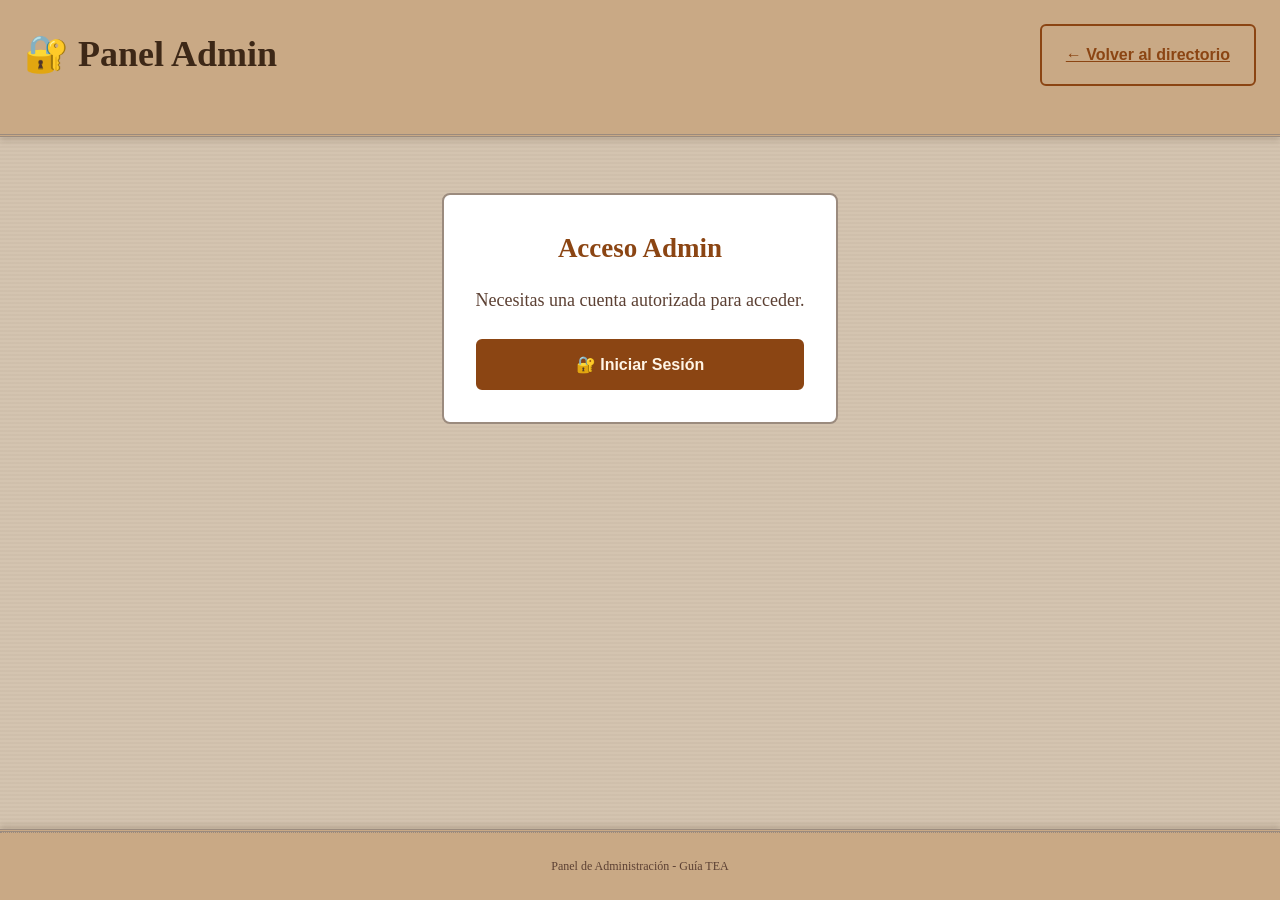
<file: pages/admin.html>
<!DOCTYPE html>
<html lang="es">
<head>
  <!-- Google Tag Manager -->
  <script>(function(w,d,s,l,i){w[l]=w[l]||[];w[l].push({'gtm.start':
  new Date().getTime(),event:'gtm.js'});var f=d.getElementsByTagName(s)[0],
  j=d.createElement(s),dl=l!='dataLayer'?'&l='+l:'';j.async=true;j.src=
  'https://www.googletagmanager.com/gtm.js?id='+i+dl;f.parentNode.insertBefore(j,f);
  })(window,document,'script','dataLayer','GTM-WF2T7WRB');</script>
  <!-- End Google Tag Manager -->
  <meta charset="UTF-8">
  <meta name="viewport" content="width=device-width, initial-scale=1.0">
  <title>Panel Admin - Guía TEA</title>
  <script src="https://identity.netlify.com/v1/netlify-identity-widget.js"></script>
  <link rel="stylesheet" href="../css/styles.css">
  <style>
    .admin-container {
      max-width: 1200px;
      margin: var(--spacing-lg) auto;
      padding: 0 var(--spacing-lg);
    }

    .admin-header {
      display: flex;
      justify-content: space-between;
      align-items: center;
      margin-bottom: var(--spacing-xl);
      padding-bottom: var(--spacing-lg);
      border-bottom: 2px solid var(--border-color);
    }

    .admin-header h1 {
      color: var(--color-primary);
      font-size: 28px;
    }

    .admin-nav {
      display: flex;
      gap: var(--spacing-md);
    }

    .admin-nav button {
      padding: var(--spacing-md) var(--spacing-lg);
      background-color: var(--color-primary);
      color: white;
      border: none;
      border-radius: 6px;
      cursor: pointer;
      font-size: 14px;
    }

    .admin-nav button:hover {
      background-color: var(--color-secondary);
    }

    .admin-nav button.active {
      background-color: var(--color-accent);
    }

    .admin-section {
      display: none;
      background-color: white;
      padding: var(--spacing-xl);
      border: 2px solid var(--border-color);
      border-radius: 8px;
      margin-bottom: var(--spacing-xl);
    }

    .admin-section.active {
      display: block;
    }

    .form-group {
      margin-bottom: var(--spacing-lg);
    }

    .form-group label {
      display: block;
      font-weight: bold;
      color: var(--color-primary);
      margin-bottom: var(--spacing-sm);
      font-size: 14px;
    }

    .form-group input,
    .form-group textarea,
    .form-group select {
      width: 100%;
      padding: var(--spacing-md);
      border: 1px solid var(--border-color);
      border-radius: 6px;
      font-family: var(--font-secondary);
      font-size: 14px;
    }

    .form-group textarea {
      min-height: 120px;
      resize: vertical;
    }

    .form-group input:focus,
    .form-group textarea:focus,
    .form-group select:focus {
      outline: none;
      border-color: var(--color-primary);
      box-shadow: 0 0 8px rgba(139, 69, 19, 0.2);
    }

    .form-row {
      display: grid;
      grid-template-columns: 1fr 1fr;
      gap: var(--spacing-lg);
    }

    .btn-group {
      display: flex;
      gap: var(--spacing-md);
      margin-top: var(--spacing-lg);
    }

    .btn-danger {
      background-color: #D2691E;
    }

    .btn-danger:hover {
      background-color: #8B4513;
    }

    .resource-list {
      display: grid;
      gap: var(--spacing-lg);
    }

    .resource-item {
      border: 1px solid var(--border-light);
      padding: var(--spacing-lg);
      border-radius: 6px;
      background-color: #fff5e6;
    }

    .resource-item h4 {
      color: var(--color-primary);
      margin-bottom: var(--spacing-md);
    }

    .resource-item-actions {
      display: flex;
      gap: var(--spacing-md);
      margin-top: var(--spacing-md);
    }

    .resource-item-actions button {
      padding: var(--spacing-sm) var(--spacing-md);
      font-size: 12px;
      cursor: pointer;
      border: 1px solid var(--border-color);
      border-radius: 4px;
    }

    .login-form {
      max-width: 400px;
      margin: var(--spacing-xl) auto;
      padding: var(--spacing-xl);
      border: 2px solid var(--border-color);
      border-radius: 8px;
      background-color: white;
    }

    .stats {
      display: grid;
      grid-template-columns: repeat(auto-fit, minmax(200px, 1fr));
      gap: var(--spacing-lg);
      margin-bottom: var(--spacing-xl);
    }

    .stat-card {
      background-color: #fff5e6;
      padding: var(--spacing-lg);
      border-radius: 6px;
      text-align: center;
      border: 1px solid var(--border-light);
    }

    .stat-number {
      font-size: 32px;
      font-weight: bold;
      color: var(--color-primary);
    }

    .stat-label {
      color: var(--text-secondary);
      font-size: 12px;
      margin-top: var(--spacing-sm);
    }

    @media (max-width: 768px) {
      .form-row {
        grid-template-columns: 1fr;
      }

      .admin-nav {
        flex-direction: column;
        width: 100%;
      }

      .admin-nav button {
        width: 100%;
      }

      .resource-item-actions {
        flex-direction: column;
      }

      .resource-item-actions button {
        width: 100%;
      }
    }
  </style>
</head>
<body>
  <!-- Google Tag Manager (noscript) -->
  <noscript><iframe src="https://www.googletagmanager.com/ns.html?id=GTM-WF2T7WRB"
  height="0" width="0" style="display:none;visibility:hidden"></iframe></noscript>
  <!-- End Google Tag Manager (noscript) -->
  <div class="container-main">
    <header class="header">
      <div class="header-content">
        <h1 class="logo">🔐 Panel Admin</h1>
        <a href="../index.html" class="btn btn-secondary">← Volver al directorio</a>
      </div>
    </header>

    <div class="admin-container">
      <!-- LOGIN -->
      <div id="loginSection" class="login-form" style="text-align: center;">
        <h2 style="color: #8B4513; margin-bottom: 16px;">Acceso Admin</h2>
        <p style="color: #5C4033; margin-bottom: 24px;">Necesitas una cuenta autorizada para acceder.</p>
        <button onclick="netlifyIdentity.open()" class="btn btn-primary" style="width: 100%; font-size: 16px; padding: 14px;">
          🔐 Iniciar Sesión
        </button>
      </div>

      <!-- PANEL ADMIN (OCULTO INICIALMENTE) -->
      <div id="adminPanel" style="display: none;">
        <div class="admin-header">
          <h1>🔧 Administración de Recursos</h1>
          <div class="admin-nav">
            <button class="admin-tab-btn active" data-tab="dashboard">📊 Dashboard</button>
            <button class="admin-tab-btn" data-tab="create">➕ Nuevo</button>
            <button class="admin-tab-btn" data-tab="list">📋 Listar</button>
            <button class="admin-tab-btn" data-tab="import">⬆️ Importar</button>
            <button class="admin-tab-btn" data-tab="logout" style="background-color: #D2691E;">🚪 Salir</button>
          </div>
        </div>

        <!-- DASHBOARD -->
        <div id="dashboard" class="admin-section active">
          <h2>📊 Estadísticas</h2>
          <div class="stats" id="statsContainer">
            <!-- Generado por JavaScript -->
          </div>
          <div>
            <h3 style="color: #8B4513; margin-bottom: var(--spacing-lg);">Acciones Rápidas</h3>
            <div style="display: grid; grid-template-columns: repeat(auto-fit, minmax(200px, 1fr)); gap: var(--spacing-lg);">
              <button id="exportBtn" class="btn btn-primary">📥 Exportar JSON</button>
              <button id="backupBtn" class="btn btn-primary">💾 Crear Backup</button>
              <button id="resetBtn" class="btn btn-danger">🔄 Resetear Progreso</button>
            </div>
          </div>
        </div>

        <!-- CREAR NUEVO RECURSO -->
        <div id="create" class="admin-section">
          <h2>➕ Crear Nuevo Recurso</h2>
          <form id="resourceForm">
            <div class="form-group">
              <label for="resourceName">Nombre del Recurso *</label>
              <input type="text" id="resourceName" required>
            </div>

            <div class="form-row">
              <div class="form-group">
                <label for="resourceCategory">Categoría *</label>
                <select id="resourceCategory" required>
                  <option value="">-- Seleccionar --</option>
                  <option value="salud">Salud, Diagnóstico y Especialidades</option>
                  <option value="educacion">Educación y Atención Temprana</option>
                  <option value="entidades">Entidades y Apoyo Familiar</option>
                  <option value="vida-adulta">Vida Adulta, Vivienda y Empleo</option>
                  <option value="tramites">Trámites, Ayudas y Beneficios</option>
                </select>
              </div>

              <div class="form-group">
                <label for="resourceLocation">Ubicación</label>
                <input type="text" id="resourceLocation" placeholder="Madrid">
              </div>
            </div>

            <div class="form-group">
              <label for="resourceDescription">Descripción</label>
              <textarea id="resourceDescription" placeholder="Descripción detallada del recurso..."></textarea>
            </div>

            <div class="form-group">
              <label for="resourceValueProp">Propuesta de Valor (Lo especial)</label>
              <input type="text" id="resourceValueProp" placeholder="Qué lo diferencia...">
            </div>

            <div class="form-row">
              <div class="form-group">
                <label for="resourceUrl">Sitio Web</label>
                <input type="url" id="resourceUrl" placeholder="https://ejemplo.com">
              </div>

              <div class="form-group">
                <label for="resourcePhone">Teléfono</label>
                <input type="tel" id="resourcePhone" placeholder="+34 91 123 4567">
              </div>
            </div>

            <div class="form-group">
              <label for="resourceContact">Email</label>
              <input type="email" id="resourceContact" placeholder="contacto@ejemplo.com">
            </div>

            <div class="form-group">
              <label for="resourceType">Tipo</label>
              <select id="resourceType">
                <option value="publica">Pública</option>
                <option value="privada">Privada</option>
                <option value="asociacion">Asociación</option>
                <option value="programa">Programa</option>
              </select>
            </div>

            <div class="form-row">
              <div class="form-group">
                <label for="resourceAgeRange">Rango de Edad</label>
                <input type="text" id="resourceAgeRange" placeholder="0-6 años">
              </div>

              <div class="form-group">
                <label for="resourceServices">Servicios (separados por coma)</label>
                <input type="text" id="resourceServices" placeholder="Servicio 1, Servicio 2">
              </div>
            </div>

            <div class="btn-group">
              <button type="submit" class="btn btn-primary">💾 Guardar Recurso</button>
              <button type="reset" class="btn btn-secondary">🔄 Limpiar</button>
            </div>
          </form>
        </div>

        <!-- LISTAR Y EDITAR -->
        <div id="list" class="admin-section">
          <h2>📋 Recursos</h2>
          <input
            type="text"
            id="searchAdminInput"
            placeholder="🔍 Buscar recurso..."
            style="
              width: 100%;
              padding: var(--spacing-md);
              margin-bottom: var(--spacing-lg);
              border: 1px solid var(--border-color);
              border-radius: 6px;
            "
          >
          <div class="resource-list" id="resourcesList">
            <!-- Generado por JavaScript -->
          </div>
        </div>

        <!-- IMPORTAR JSON -->
        <div id="import" class="admin-section">
          <h2>⬆️ Importar Base de Datos</h2>
          <div class="form-group">
            <label for="jsonImportFile">Seleccionar archivo JSON:</label>
            <input
              type="file"
              id="jsonImportFile"
              accept=".json"
              style="padding: var(--spacing-md);"
            >
          </div>
          <button id="importBtn" class="btn btn-primary">📤 Importar</button>
          <p style="color: var(--text-secondary); margin-top: var(--spacing-lg); font-size: 12px;">
            ⚠️ Advertencia: Esto reemplazará toda la base de datos actual. Haz un backup primero.
          </p>
        </div>
      </div>
    </div>

    <footer class="footer">
      <div class="footer-bottom">
        <p>Panel de Administración - Guía TEA</p>
      </div>
    </footer>
  </div>

  <script src="../js/utils.js"></script>
  <script src="../js/admin.js"></script>
</body>
</html>
</file>
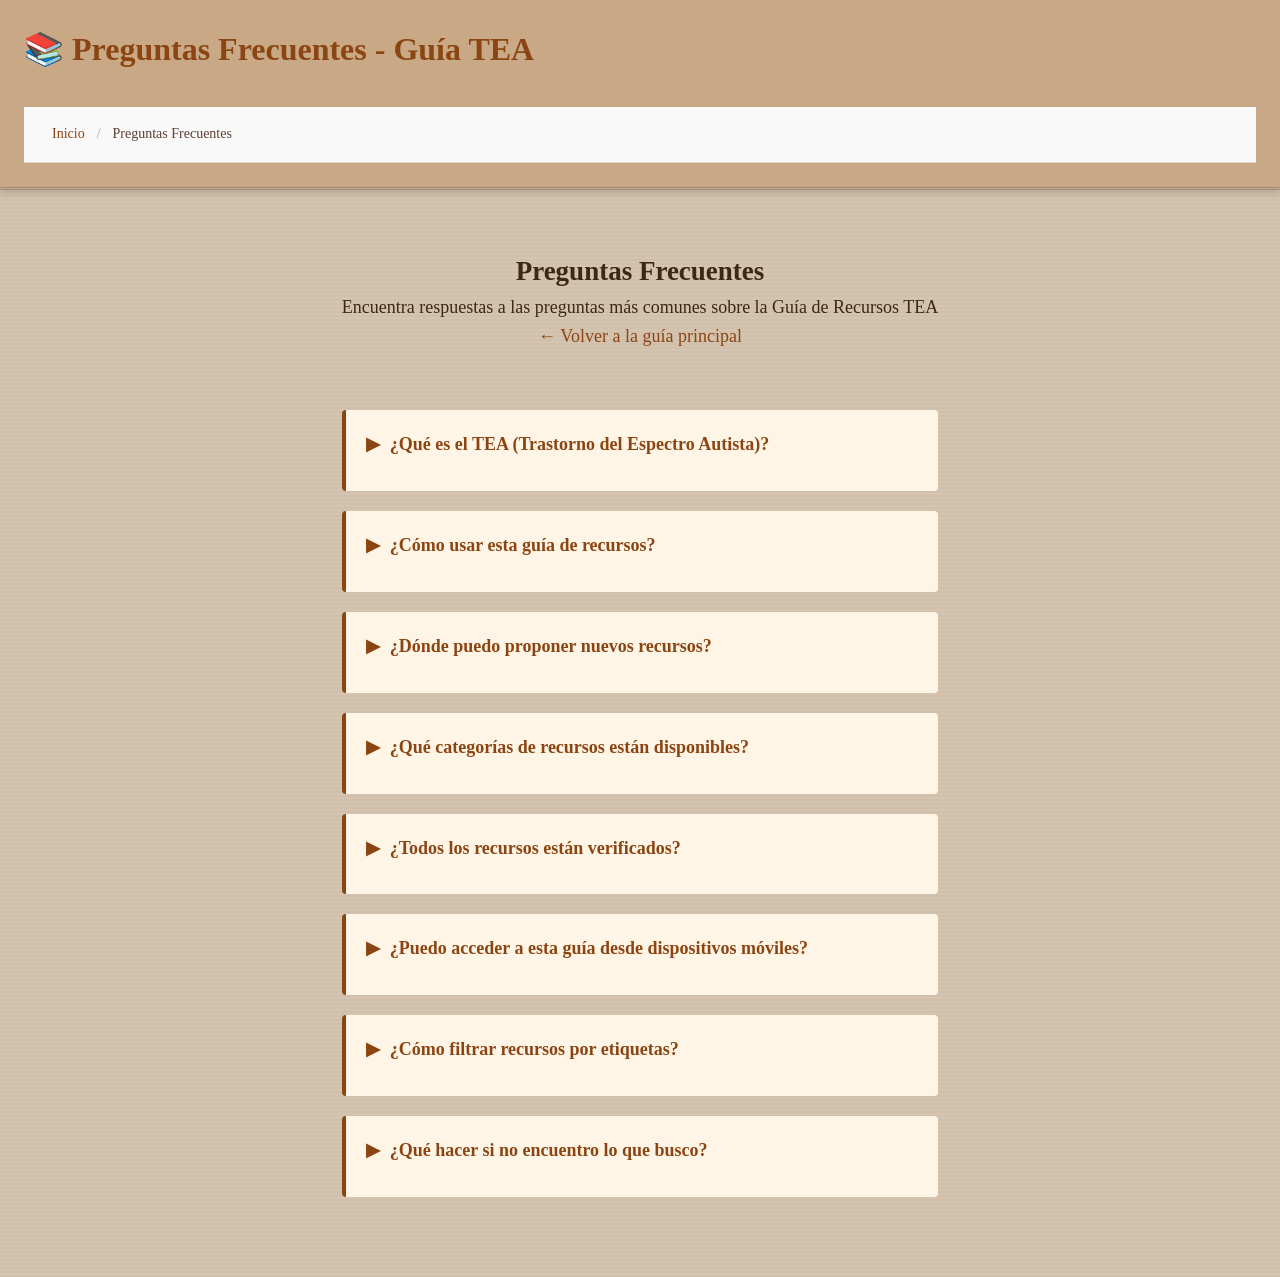
<file: pages/faq.html>
<!DOCTYPE html>
<html lang="es">
<head>
  <meta charset="UTF-8">
  <meta name="viewport" content="width=device-width, initial-scale=1.0">
  <meta name="description" content="Preguntas frecuentes sobre la Guía de Recursos TEA y cómo usar la plataforma">
  <meta name="keywords" content="FAQ, preguntas frecuentes, TEA, autismo, guía, recursos">
  <title>Preguntas Frecuentes - Guía de Recursos TEA</title>
  <link rel="canonical" href="https://guia-tea.netlify.app/pages/faq.html">

  <link rel="stylesheet" href="../css/styles.css">
  <link rel="stylesheet" href="../css/components.css">
  <link rel="stylesheet" href="../css/responsive.css">

  <!-- FAQPage Schema -->
  <script type="application/ld+json">
  {
    "@context": "https://schema.org",
    "@type": "FAQPage",
    "mainEntity": [
      {
        "@type": "Question",
        "name": "¿Qué es el TEA (Trastorno del Espectro Autista)?",
        "acceptedAnswer": {
          "@type": "Answer",
          "text": "El TEA es una condición del neurodesarrollo caracterizada por dificultades en la comunicación social, patrones de comportamiento repetitivos e intereses restringidos. Se considera un espectro porque las características varían significativamente entre individuos."
        }
      },
      {
        "@type": "Question",
        "name": "¿Cómo usar esta guía de recursos?",
        "acceptedAnswer": {
          "@type": "Answer",
          "text": "Puedes buscar recursos usando la barra de búsqueda, filtrar por categorías (Salud, Educación, Entidades, etc.) y por etiquetas específicas. Los resultados se actualizan en tiempo real según tus criterios de búsqueda."
        }
      },
      {
        "@type": "Question",
        "name": "¿Dónde puedo proponer nuevos recursos?",
        "acceptedAnswer": {
          "@type": "Answer",
          "text": "Puedes proponer nuevos recursos a través del botón 'Proponer Recurso' en el pie de página. Nos ayuda a mantener la guía actualizada con opciones relevantes para la comunidad TEA."
        }
      },
      {
        "@type": "Question",
        "name": "¿Qué categorías de recursos están disponibles?",
        "acceptedAnswer": {
          "@type": "Answer",
          "text": "Contamos con 5 categorías principales: Salud y Diagnóstico, Educación y Atención Temprana, Entidades y Apoyo Familiar, Vida Adulta/Vivienda/Empleo, y Trámites/Ayudas/Beneficios."
        }
      },
      {
        "@type": "Question",
        "name": "¿Todos los recursos están verificados?",
        "acceptedAnswer": {
          "@type": "Answer",
          "text": "Sí, todos los recursos incluidos en esta guía han sido verificados. Los recursos marcados con ✅ han pasado un proceso de validación adicional para garantizar su fiabilidad y actualidad."
        }
      },
      {
        "@type": "Question",
        "name": "¿Puedo acceder a esta guía desde dispositivos móviles?",
        "acceptedAnswer": {
          "@type": "Answer",
          "text": "Sí, la guía está completamente optimizada para dispositivos móviles. Puedes acceder a todos los recursos, filtros y funcionalidades desde tu smartphone o tablet."
        }
      },
      {
        "@type": "Question",
        "name": "¿Cómo filtrar recursos por etiquetas?",
        "acceptedAnswer": {
          "@type": "Answer",
          "text": "En el panel de filtros, encontrarás una sección de etiquetas. Puedes seleccionar múltiples etiquetas como 'Online', 'Gratuito', 'Diagnóstico', etc. Los recursos se filtrarán automáticamente para mostrar solo los que coinciden."
        }
      },
      {
        "@type": "Question",
        "name": "¿Qué hacer si no encuentro lo que busco?",
        "acceptedAnswer": {
          "@type": "Answer",
          "text": "Prueba ajustando tus filtros o usando términos de búsqueda diferentes. Si aún así no encuentras lo que necesitas, puedes proponer un nuevo recurso para que lo incluyamos en la guía."
        }
      }
    ]
  }
  </script>

  <style>
    .faq-container {
      max-width: 900px;
      margin: 40px auto;
      padding: 20px;
    }

    .faq-header {
      text-align: center;
      margin-bottom: 40px;
    }

    .faq-header h1 {
      color: #8B4513;
      margin-bottom: 10px;
    }

    .faq-list {
      list-style: none;
      padding: 0;
      margin: 0;
    }

    .faq-item {
      margin-bottom: 20px;
      padding: 20px;
      background-color: #fff5e6;
      border-left: 4px solid #8B4513;
      border-radius: 4px;
    }

    .faq-question {
      font-size: 18px;
      font-weight: 600;
      color: #8B4513;
      margin-bottom: 12px;
      cursor: pointer;
      display: flex;
      align-items: center;
      gap: 10px;
    }

    .faq-question::before {
      content: "▶";
      transition: transform 0.3s ease;
      display: inline-block;
    }

    .faq-item.open .faq-question::before {
      transform: rotate(90deg);
    }

    .faq-answer {
      color: #5C4033;
      line-height: 1.6;
      display: none;
    }

    .faq-item.open .faq-answer {
      display: block;
    }

    .back-link {
      display: inline-block;
      margin-bottom: 20px;
      color: #8B4513;
      text-decoration: none;
      font-weight: 500;
    }

    .back-link:hover {
      text-decoration: underline;
    }
  </style>
</head>
<body>
  <div class="container-main">
    <header class="header" role="banner">
      <nav class="header-content" role="navigation" aria-label="Navegación principal">
        <div class="header-left">
          <h1 class="logo">📚 Preguntas Frecuentes - Guía TEA</h1>
        </div>
      </nav>

      <nav class="breadcrumb-nav" aria-label="Navegación de ruta">
        <ol>
          <li><a href="/">Inicio</a> <span aria-hidden="true">/</span></li>
          <li><span aria-current="page">Preguntas Frecuentes</span></li>
        </ol>
      </nav>
    </header>

    <main class="faq-container" role="main">
      <section class="faq-header">
        <h2>Preguntas Frecuentes</h2>
        <p>Encuentra respuestas a las preguntas más comunes sobre la Guía de Recursos TEA</p>
        <a href="/" class="back-link">← Volver a la guía principal</a>
      </section>

      <ol class="faq-list" itemscope itemtype="https://schema.org/FAQPage">
        <li class="faq-item" itemscope itemtype="https://schema.org/Question">
          <h3 class="faq-question" itemprop="name">
            ¿Qué es el TEA (Trastorno del Espectro Autista)?
          </h3>
          <div class="faq-answer" itemprop="acceptedAnswer" itemscope itemtype="https://schema.org/Answer">
            <p itemprop="text">
              El TEA es una condición del neurodesarrollo caracterizada por dificultades en la comunicación social,
              patrones de comportamiento repetitivos e intereses restringidos. Se considera un espectro porque las
              características varían significativamente entre individuos.
            </p>
          </div>
        </li>

        <li class="faq-item" itemscope itemtype="https://schema.org/Question">
          <h3 class="faq-question" itemprop="name">
            ¿Cómo usar esta guía de recursos?
          </h3>
          <div class="faq-answer" itemprop="acceptedAnswer" itemscope itemtype="https://schema.org/Answer">
            <p itemprop="text">
              Puedes buscar recursos usando la barra de búsqueda, filtrar por categorías (Salud, Educación, Entidades, etc.)
              y por etiquetas específicas. Los resultados se actualizan en tiempo real según tus criterios de búsqueda.
            </p>
          </div>
        </li>

        <li class="faq-item" itemscope itemtype="https://schema.org/Question">
          <h3 class="faq-question" itemprop="name">
            ¿Dónde puedo proponer nuevos recursos?
          </h3>
          <div class="faq-answer" itemprop="acceptedAnswer" itemscope itemtype="https://schema.org/Answer">
            <p itemprop="text">
              Puedes proponer nuevos recursos a través del botón 'Proponer Recurso' en el pie de página.
              Nos ayuda a mantener la guía actualizada con opciones relevantes para la comunidad TEA.
            </p>
          </div>
        </li>

        <li class="faq-item" itemscope itemtype="https://schema.org/Question">
          <h3 class="faq-question" itemprop="name">
            ¿Qué categorías de recursos están disponibles?
          </h3>
          <div class="faq-answer" itemprop="acceptedAnswer" itemscope itemtype="https://schema.org/Answer">
            <p itemprop="text">
              Contamos con 5 categorías principales: Salud y Diagnóstico, Educación y Atención Temprana,
              Entidades y Apoyo Familiar, Vida Adulta/Vivienda/Empleo, y Trámites/Ayudas/Beneficios.
            </p>
          </div>
        </li>

        <li class="faq-item" itemscope itemtype="https://schema.org/Question">
          <h3 class="faq-question" itemprop="name">
            ¿Todos los recursos están verificados?
          </h3>
          <div class="faq-answer" itemprop="acceptedAnswer" itemscope itemtype="https://schema.org/Answer">
            <p itemprop="text">
              Sí, todos los recursos incluidos en esta guía han sido verificados. Los recursos marcados con ✅
              han pasado un proceso de validación adicional para garantizar su fiabilidad y actualidad.
            </p>
          </div>
        </li>

        <li class="faq-item" itemscope itemtype="https://schema.org/Question">
          <h3 class="faq-question" itemprop="name">
            ¿Puedo acceder a esta guía desde dispositivos móviles?
          </h3>
          <div class="faq-answer" itemprop="acceptedAnswer" itemscope itemtype="https://schema.org/Answer">
            <p itemprop="text">
              Sí, la guía está completamente optimizada para dispositivos móviles. Puedes acceder a todos los recursos,
              filtros y funcionalidades desde tu smartphone o tablet.
            </p>
          </div>
        </li>

        <li class="faq-item" itemscope itemtype="https://schema.org/Question">
          <h3 class="faq-question" itemprop="name">
            ¿Cómo filtrar recursos por etiquetas?
          </h3>
          <div class="faq-answer" itemprop="acceptedAnswer" itemscope itemtype="https://schema.org/Answer">
            <p itemprop="text">
              En el panel de filtros, encontrarás una sección de etiquetas. Puedes seleccionar múltiples etiquetas
              como 'Online', 'Gratuito', 'Diagnóstico', etc. Los recursos se filtrarán automáticamente para mostrar
              solo los que coinciden.
            </p>
          </div>
        </li>

        <li class="faq-item" itemscope itemtype="https://schema.org/Question">
          <h3 class="faq-question" itemprop="name">
            ¿Qué hacer si no encuentro lo que busco?
          </h3>
          <div class="faq-answer" itemprop="acceptedAnswer" itemscope itemtype="https://schema.org/Answer">
            <p itemprop="text">
              Prueba ajustando tus filtros o usando términos de búsqueda diferentes. Si aún así no encuentras lo que necesitas,
              puedes proponer un nuevo recurso para que lo incluyamos en la guía.
            </p>
          </div>
        </li>
      </ol>
    </main>
  </div>

  <script>
    // Hacer FAQs expandibles/colapsables
    document.querySelectorAll('.faq-question').forEach(question => {
      question.addEventListener('click', () => {
        const item = question.closest('.faq-item');
        item.classList.toggle('open');
      });

      // Permitir navegación con teclado
      question.addEventListener('keydown', (e) => {
        if (e.key === 'Enter' || e.key === ' ') {
          e.preventDefault();
          question.click();
        }
      });
    });
  </script>
</body>
</html>
</file>
<file: css/styles.css>
/* ============================================
   ESTILOS GLOBALES - Tema Vintage Retro 70s-80s
   ============================================ */

:root {
  /* FONDOS - Crema/Beige cálidos (Cartulina Vintage) */
  --bg-primary: #D4C4B0;       /* Crema cálida - fondo general */
  --bg-secondary: #C9A985;     /* Marrón claro - secciones alternas */
  --bg-tertiary: #A68B6B;      /* Marrón medio - fondos de tarjetas */
  --bg-accent: #9B8B7E;        /* Gris cálido - elementos secundarios */

  /* COLORES FUNCIONALES - Tonos vintage */
  --color-primary: #8B4513;    /* Marrón chocolate - botones, links, títulos */
  --color-secondary: #CD853F;  /* Naranja/Peru - acentos, hover */
  --color-accent: #D2691E;     /* Chocolate oscuro - focus, active */

  /* TEXTOS */
  --text-primary: #3D2817;     /* Marrón muy oscuro - body text */
  --text-secondary: #5C4033;   /* Marrón medio - secondary text */
  --text-light: #8B7355;       /* Marrón claro - metadatos, helper text */

  /* BORDES Y SEPARADORES */
  --border-color: #9B8B7E;     /* Marrón para bordes principales */
  --border-light: #D4C4B0;     /* Crema para bordes suaves */

  /* GAMIFICACIÓN - Badges de Nivel */
  --level-novato: #A68B6B;     /* Marrón medio - Novato */
  --level-explorador: #CD853F; /* Naranja/Peru - Explorador */
  --level-experto: #8B4513;    /* Marrón oscuro - Experto */

  /* SPACING */
  --spacing-xs: 4px;
  --spacing-sm: 8px;
  --spacing-md: 16px;
  --spacing-lg: 24px;
  --spacing-xl: 32px;

  /* TYPOGRAPHY */
  --font-primary: 'Georgia', 'Garamond', serif;
  --font-secondary: -apple-system, BlinkMacSystemFont, 'Segoe UI', sans-serif;
  --font-size-body: 18px;
  --font-size-small: 16px;
  --line-height-body: 1.6;
}

/* RESET & BASE */
* {
  margin: 0;
  padding: 0;
  box-sizing: border-box;
}

html {
  scroll-behavior: smooth;
}

body {
  font-family: var(--font-primary);
  font-size: var(--font-size-body);
  line-height: var(--line-height-body);
  color: var(--text-primary);
  background-color: var(--bg-primary);
  background-image:
    repeating-linear-gradient(
      0deg,
      rgba(61, 40, 23, 0.03) 0px,
      rgba(61, 40, 23, 0.03) 2px,
      transparent 2px,
      transparent 4px
    );
  min-height: 100vh;
}

/* CONTAINER PRINCIPAL */
.container-main {
  display: flex;
  flex-direction: column;
  min-height: 100vh;
}

/* ============================================
   HEADER
   ============================================ */
.header {
  background-color: var(--bg-secondary);
  border-bottom: 3px double var(--border-color);
  padding: var(--spacing-lg);
  box-shadow: 0 4px 6px rgba(61, 40, 23, 0.15);
  position: sticky;
  top: 0;
  z-index: 100;
}

.header-content {
  display: flex;
  justify-content: space-between;
  align-items: center;
  margin-bottom: var(--spacing-lg);
  max-width: 1400px;
  margin-left: auto;
  margin-right: auto;
}

.header-left h1.logo {
  font-size: 32px;
  font-weight: 700;
  color: var(--color-primary);
  margin-bottom: var(--spacing-sm);
}

.header-left .tagline {
  font-size: 14px;
  color: var(--text-secondary);
  font-style: italic;
}

/* LEVEL BADGE */
.level-badge {
  display: flex;
  align-items: center;
  gap: var(--spacing-md);
  background-color: #fff5e6;
  border: 2px solid var(--border-color);
  border-radius: 8px;
  padding: var(--spacing-md);
  box-shadow: 0 2px 4px rgba(61, 40, 23, 0.1);
}

.level-icon {
  font-size: 36px;
}

.level-name {
  font-weight: bold;
  color: var(--color-primary);
  font-size: 14px;
}

.level-count {
  font-size: 12px;
  color: var(--text-secondary);
}

/* SEARCH BAR */
.search-container {
  position: relative;
  max-width: 1400px;
  margin: 0 auto;
  width: 100%;
}

.search-input {
  width: 100%;
  padding: var(--spacing-md) var(--spacing-lg) var(--spacing-md) 48px;
  font-size: var(--font-size-body);
  border: 2px solid var(--border-color);
  border-radius: 8px;
  background-color: #fff5e6;
  color: var(--text-primary);
  font-family: var(--font-secondary);
  transition: all 0.3s ease;
}

.search-input:focus {
  outline: none;
  border-color: var(--color-primary);
  box-shadow: 0 0 8px rgba(139, 69, 19, 0.2);
}

.search-input::placeholder {
  color: var(--text-light);
}

.search-icon {
  position: absolute;
  left: var(--spacing-md);
  top: 50%;
  transform: translateY(-50%);
  font-size: 20px;
}

/* ============================================
   MAIN LAYOUT
   ============================================ */
.main-wrapper {
  display: flex;
  gap: var(--spacing-lg);
  max-width: 1400px;
  margin: var(--spacing-lg) auto;
  padding: 0 var(--spacing-lg);
  flex: 1;
  width: 100%;
}

.sidebar {
  flex: 0 0 280px;
  background-color: #fff5e6;
  border: 2px solid var(--border-color);
  border-radius: 8px;
  padding: var(--spacing-lg);
  height: fit-content;
  position: sticky;
  top: 180px;
  box-shadow: 0 2px 4px rgba(61, 40, 23, 0.1);
}

.filters-header {
  display: flex;
  justify-content: space-between;
  align-items: center;
  margin-bottom: var(--spacing-lg);
  border-bottom: 2px dotted var(--border-color);
  padding-bottom: var(--spacing-md);
}

.filters-header h2 {
  font-size: 20px;
  color: var(--color-primary);
}

.close-sidebar {
  background: none;
  border: none;
  font-size: 24px;
  cursor: pointer;
  color: var(--color-primary);
}

.main-content {
  flex: 1;
  min-width: 0;
}

/* ============================================
   FILTER SECTIONS
   ============================================ */
.filter-section {
  margin-bottom: var(--spacing-xl);
}

.filter-title {
  font-size: 16px;
  font-weight: bold;
  color: var(--color-primary);
  margin-bottom: var(--spacing-md);
  display: flex;
  align-items: center;
  gap: var(--spacing-sm);
}

.categories-list {
  display: flex;
  flex-direction: column;
  gap: var(--spacing-sm);
}

.category-item {
  display: flex;
  align-items: center;
  gap: var(--spacing-md);
}

.category-item input[type="checkbox"] {
  width: 24px;
  height: 24px;
  cursor: pointer;
  accent-color: var(--color-primary);
}

.category-item label {
  flex: 1;
  cursor: pointer;
  font-size: 16px;
  color: var(--text-primary);
}

/* TAGS GRID */
.tags-grid {
  display: grid;
  grid-template-columns: 1fr;
  gap: var(--spacing-sm);
}

.tag-button {
  padding: var(--spacing-sm) var(--spacing-md);
  background-color: #fff5e6;
  border: 1px solid var(--border-light);
  border-radius: 20px;
  cursor: pointer;
  font-size: 14px;
  color: var(--text-secondary);
  transition: all 0.2s ease;
  text-align: left;
  font-family: var(--font-secondary);
}

.tag-button:hover {
  background-color: var(--bg-secondary);
  border-color: var(--border-color);
  color: var(--color-primary);
}

.tag-button.active {
  background-color: var(--color-primary);
  color: #fff5e6;
  border-color: var(--color-primary);
  font-weight: bold;
}

/* ============================================
   BUTTONS
   ============================================ */
.btn {
  padding: var(--spacing-md) var(--spacing-lg);
  border: none;
  border-radius: 6px;
  font-size: 16px;
  font-weight: bold;
  cursor: pointer;
  transition: all 0.3s ease;
  font-family: var(--font-secondary);
  display: inline-flex;
  align-items: center;
  justify-content: center;
  gap: var(--spacing-sm);
}

.btn-primary {
  background-color: var(--color-primary);
  color: #fff5e6;
  border: 2px solid var(--color-primary);
}

.btn-primary:hover {
  background-color: var(--color-secondary);
  border-color: var(--color-secondary);
  transform: translateY(-2px);
  box-shadow: 0 4px 8px rgba(61, 40, 23, 0.2);
}

.btn-secondary {
  background-color: transparent;
  color: var(--color-primary);
  border: 2px solid var(--color-primary);
}

.btn-secondary:hover {
  background-color: var(--color-primary);
  color: #fff5e6;
}

.btn-full {
  width: 100%;
}

.btn-small {
  padding: var(--spacing-sm) var(--spacing-md);
  font-size: 14px;
}

/* ============================================
   RESULTADOS
   ============================================ */
.results-header {
  display: flex;
  justify-content: space-between;
  align-items: center;
  margin-bottom: var(--spacing-lg);
  padding-bottom: var(--spacing-md);
  border-bottom: 2px dotted var(--border-color);
}

.results-header h2 {
  color: var(--color-primary);
  font-size: 24px;
}

.results-count {
  background-color: #fff5e6;
  padding: var(--spacing-sm) var(--spacing-md);
  border-radius: 4px;
  border: 1px solid var(--border-light);
  color: var(--text-secondary);
  font-size: 14px;
}

/* ============================================
   GRID DE TARJETAS
   ============================================ */
.resources-grid {
  display: grid;
  grid-template-columns: repeat(auto-fill, minmax(320px, 1fr));
  gap: var(--spacing-lg);
  margin-bottom: var(--spacing-xl);
}

.resource-card {
  background-color: var(--bg-tertiary);
  border: 2px solid var(--border-color);
  border-radius: 8px;
  padding: var(--spacing-lg);
  box-shadow: 3px 4px 6px rgba(61, 40, 23, 0.15);
  transition: all 0.3s ease;
  cursor: pointer;
  display: flex;
  flex-direction: column;
  position: relative;
  overflow: hidden;
}

.resource-card::before {
  content: '';
  position: absolute;
  top: 0;
  left: 0;
  right: 0;
  height: 4px;
  background-color: var(--color-secondary);
}

.resource-card:hover {
  transform: translateY(-4px);
  box-shadow: 4px 6px 10px rgba(61, 40, 23, 0.25);
  border-color: var(--color-secondary);
}

.card-header {
  display: flex;
  flex-direction: column;
  gap: var(--spacing-sm);
  margin-bottom: var(--spacing-lg);
}

.card-icon {
  width: 40px;
  height: 40px;
  background-color: rgba(255, 245, 230, 0.6);
  border-radius: 6px;
  display: flex;
  align-items: center;
  justify-content: center;
  font-size: 24px;
  flex-shrink: 0;
  border: 1px solid var(--border-light);
}

.card-title {
  font-size: 20px;
  font-weight: bold;
  color: var(--color-primary);
  line-height: 1.3;
  margin: 0;
  padding: 0;
}

.card-category {
  display: inline-block;
  background-color: rgba(139, 69, 19, 0.1);
  padding: 6px 12px;
  border-radius: 20px;
  font-size: 11px;
  color: #8B4513;
  font-weight: 600;
  border: 1px solid rgba(139, 69, 19, 0.2);
  width: fit-content;
}

.card-divider {
  height: 1px;
  background: repeating-linear-gradient(
    90deg,
    var(--border-light) 0,
    var(--border-light) 4px,
    transparent 4px,
    transparent 8px
  );
  margin: var(--spacing-md) 0;
}

.card-section {
  margin-bottom: var(--spacing-md);
}

.card-section-title {
  font-weight: bold;
  color: var(--color-primary);
  font-size: 14px;
  margin-bottom: var(--spacing-sm);
}

.card-section-content {
  font-size: var(--font-size-small);
  color: var(--text-secondary);
  line-height: 1.5;
}

.card-services {
  display: flex;
  flex-wrap: wrap;
  gap: 8px;
  list-style: none;
  padding: 0;
  margin: 0;
}

.service-badge {
  background: linear-gradient(135deg, rgba(205, 133, 63, 0.15), rgba(210, 105, 30, 0.1));
  padding: 8px 14px;
  border-radius: 18px;
  font-size: 13px;
  color: #5C4033;
  font-weight: 500;
  border: 1px solid rgba(205, 133, 63, 0.3);
  display: inline-block;
}

.card-contact {
  display: flex;
  flex-direction: column;
  gap: var(--spacing-sm);
  margin-top: var(--spacing-md);
}

.contact-item {
  display: flex;
  align-items: center;
  gap: var(--spacing-sm);
  font-size: var(--font-size-small);
  color: var(--text-secondary);
}

.contact-item a {
  color: var(--color-primary);
  text-decoration: none;
  font-weight: 500;
}

.contact-item a:hover {
  text-decoration: underline;
}

.card-tags {
  display: flex;
  flex-wrap: wrap;
  gap: var(--spacing-sm);
  margin-top: var(--spacing-md);
  padding-top: var(--spacing-md);
  border-top: 1px dotted var(--border-light);
}

.tag-label {
  background-color: rgba(255, 245, 230, 0.8);
  padding: var(--spacing-sm) var(--spacing-md);
  border-radius: 12px;
  font-size: 11px;
  color: var(--text-light);
  border: 1px solid var(--border-light);
}

/* ============================================
   ESTADO VACÍO
   ============================================ */
.empty-state {
  text-align: center;
  padding: var(--spacing-xl) var(--spacing-lg);
  background-color: #fff5e6;
  border: 2px dashed var(--border-color);
  border-radius: 8px;
  margin-top: var(--spacing-lg);
}

.empty-icon {
  font-size: 64px;
  margin-bottom: var(--spacing-lg);
}

.empty-state h3 {
  font-size: 24px;
  color: var(--color-primary);
  margin-bottom: var(--spacing-md);
}

.empty-state p {
  color: var(--text-secondary);
  margin-bottom: var(--spacing-lg);
  font-size: var(--font-size-small);
}

/* ============================================
   FOOTER
   ============================================ */
.footer {
  background-color: var(--bg-secondary);
  border-top: 3px double var(--border-color);
  margin-top: auto;
  box-shadow: 0 -4px 6px rgba(61, 40, 23, 0.15);
}

.footer-content {
  display: grid;
  grid-template-columns: repeat(auto-fit, minmax(250px, 1fr));
  gap: var(--spacing-lg);
  max-width: 1400px;
  margin: 0 auto;
  padding: var(--spacing-xl);
}

.footer-section h4 {
  font-size: 16px;
  font-weight: bold;
  color: var(--color-primary);
  margin-bottom: var(--spacing-md);
}

.footer-section p {
  color: var(--text-secondary);
  font-size: var(--font-size-small);
  margin-bottom: var(--spacing-sm);
  line-height: 1.5;
}

.footer-credit {
  font-size: 12px;
  color: var(--text-light);
  font-style: italic;
}

.footer-bottom {
  text-align: center;
  padding: var(--spacing-lg);
  border-top: 1px dotted var(--border-color);
  color: var(--text-secondary);
  font-size: 12px;
}

/* ============================================
   MODAL
   ============================================ */
.modal {
  position: fixed;
  top: 0;
  left: 0;
  right: 0;
  bottom: 0;
  background-color: rgba(61, 40, 23, 0.7);
  display: none;
  align-items: center;
  justify-content: center;
  z-index: 1000;
  padding: var(--spacing-lg);
}

.modal[open] {
  display: flex;
}

.modal-content {
  background-color: var(--bg-primary);
  border: 2px solid var(--border-color);
  border-radius: 8px;
  padding: var(--spacing-xl);
  max-width: 600px;
  width: 100%;
  max-height: 80vh;
  overflow-y: auto;
  position: relative;
  box-shadow: 0 10px 40px rgba(61, 40, 23, 0.4);
}

.modal-close {
  position: absolute;
  top: var(--spacing-lg);
  right: var(--spacing-lg);
  background: none;
  border: none;
  font-size: 28px;
  cursor: pointer;
  color: var(--color-primary);
}

/* ============================================
   ACCESIBILIDAD
   ============================================ */
@media (prefers-reduced-motion: reduce) {
  * {
    animation: none !important;
    transition: none !important;
  }
}

/* FOCUS VISIBLE */
*:focus-visible {
  outline: 3px solid var(--color-primary);
  outline-offset: 2px;
}

/* ALTO CONTRASTE */
@media (prefers-contrast: more) {
  :root {
    --text-primary: #1a0d08;
    --text-secondary: #3d2817;
  }

  .btn-primary {
    border-width: 3px;
  }

  .resource-card {
    border-width: 3px;
  }
}
</file>
<file: css/components.css>
/* ============================================
   COMPONENTES ESPECÍFICOS
   ============================================ */

/* Estilos adicionales de componentes que complementan styles.css */

/* LAZY LOADING IMAGES */
.card-image {
  margin: 0;
  padding: 0;
  overflow: hidden;
  border-radius: 6px;
  background-color: #f0f0f0;
  margin-bottom: 16px;
}

.card-image img {
  width: 100%;
  height: auto;
  display: block;
  object-fit: cover;
  transition: opacity 0.3s ease;
}

.card-image img[loading="lazy"] {
  opacity: 0.8;
}

.card-image img[loading="lazy"]:complete,
.card-image img[loading="lazy"].loaded {
  opacity: 1;
}

/* ANIMACIONES SUAVES */
.resource-card {
  animation: fadeIn 0.3s ease;
}

@keyframes fadeIn {
  from {
    opacity: 0;
    transform: translateY(10px);
  }
  to {
    opacity: 1;
    transform: translateY(0);
  }
}

/* ESTADO HOVER MEJORADO */
.tag-button:hover,
.category-item label:hover {
  cursor: pointer;
}

/* FOCUS STYLES MEJORADOS */
.search-input:focus-visible,
.category-checkbox:focus-visible,
.tag-button:focus-visible,
.btn:focus-visible {
  outline: 3px solid var(--color-primary);
  outline-offset: 2px;
}

/* BORDES DECORATIVOS */
.card-divider {
  opacity: 0.8;
}

/* ESTILOS PARA TIPOGRAFÍA EN TARJETAS */
.card-title {
  word-break: break-word;
  hyphens: auto;
}

/* LISTAS EN TARJETAS */
.card-services,
.card-tags {
  flex-wrap: wrap;
  align-items: flex-start;
}

/* ICONOS EN CONTACTOS */
.contact-item {
  align-items: flex-start;
  word-break: break-word;
}

/* AJUSTES PARA PANTALLAS ALTAS */
@media (min-height: 900px) {
  .sidebar {
    position: sticky;
    top: 180px;
  }
}

/* MODO OSCURO FUTURO (PREPARACIÓN) */
@media (prefers-color-scheme: dark) {
  /* Mantener tema vintage en ambos modos por ahora */
}

/* IMPRESIÓN */
@media print {
  .header,
  .footer,
  .sidebar,
  .search-container {
    display: none !important;
  }

  .main-content {
    width: 100%;
  }

  .resource-card {
    break-inside: avoid;
    page-break-inside: avoid;
    margin-bottom: 20px;
  }
}

/* BOTONES CON ICONOS */
.btn {
  display: inline-flex;
  align-items: center;
  justify-content: center;
  gap: 8px;
}

/* SELECTOR MÓVIL */
@media (max-width: 767px) {
  .toggle-filters-btn {
    width: 100%;
    margin-bottom: 16px;
  }

  .sidebar.active {
    position: fixed;
    top: 180px;
    left: 0;
    right: 0;
    bottom: 0;
    z-index: 90;
    max-width: 100%;
    border-radius: 0;
    overflow-y: auto;
  }
}

/* NOTIFICACIONES */
.notification {
  position: fixed;
  top: 20px;
  right: 20px;
  padding: 16px 24px;
  border-radius: 6px;
  z-index: 2000;
  animation: slideIn 0.3s ease;
  max-width: 300px;
  word-wrap: break-word;
}

.notification-success {
  background-color: #6CAA96;
}

.notification-error {
  background-color: #D2691E;
}

.notification-info {
  background-color: #8B4513;
}

@keyframes slideIn {
  from {
    transform: translateX(400px);
    opacity: 0;
  }
  to {
    transform: translateX(0);
    opacity: 1;
  }
}

@keyframes slideOut {
  from {
    transform: translateX(0);
    opacity: 1;
  }
  to {
    transform: translateX(400px);
    opacity: 0;
  }
}

@keyframes levelUp {
  0% {
    transform: scale(0.9);
    opacity: 0;
  }
  50% {
    transform: scale(1.05);
  }
  100% {
    transform: scale(1);
    opacity: 1;
  }
}

@keyframes fadeOut {
  from {
    opacity: 1;
  }
  to {
    opacity: 0;
  }
}

/* SCROLL SUAVE */
html {
  scroll-behavior: smooth;
}

/* OVERFLOW HANDLING */
.card-section-content,
.card-title,
.empty-state h3 {
  word-break: break-word;
  overflow-wrap: break-word;
  hyphens: auto;
}

/* ACCESIBILIDAD - SKIP LINK (OPCIONAL FUTURO) */
.skip-link {
  position: absolute;
  top: -40px;
  left: 0;
  background-color: var(--color-primary);
  color: white;
  padding: 8px;
  text-decoration: none;
  border-radius: 4px;
}

.skip-link:focus {
  top: 0;
}

/* CITY SELECTOR */
.city-selector {
  margin: 20px 0;
  padding: 16px;
  background-color: #fff5e6;
  border: 1px solid #D4C4B0;
  border-radius: 6px;
}

.city-selector-header {
  margin-bottom: 12px;
}

.city-selector-header h3 {
  margin: 0;
  color: #8B4513;
  font-size: 16px;
}

.city-list {
  list-style: none;
  padding: 0;
  margin: 0;
  display: flex;
  flex-wrap: wrap;
  gap: 8px;
}

.city-link {
  display: inline-block;
  padding: 8px 16px;
  background-color: #fff;
  color: #8B4513;
  text-decoration: none;
  border: 1px solid #8B4513;
  border-radius: 4px;
  font-size: 14px;
  font-weight: 500;
  transition: all 0.2s ease;
}

.city-link:hover {
  background-color: #8B4513;
  color: white;
}

.city-link:focus-visible {
  outline: 2px solid #8B4513;
  outline-offset: 2px;
}

.city-dropdown {
  cursor: pointer;
  user-select: none;
}

.city-dropdown summary {
  padding: 8px 16px;
  background-color: #fff;
  color: #8B4513;
  border: 1px solid #8B4513;
  border-radius: 4px;
  font-size: 14px;
  font-weight: 500;
  list-style: none;
}

.city-dropdown summary:hover {
  background-color: #f0e6d2;
}

.city-dropdown ul {
  list-style: none;
  padding: 8px 0 0 0;
  margin: 8px 0 0 0;
  display: flex;
  flex-wrap: wrap;
  gap: 8px;
}

.city-dropdown a {
  display: inline-block;
  padding: 8px 12px;
  background-color: #fff;
  color: #8B4513;
  text-decoration: none;
  border: 1px solid #D4C4B0;
  border-radius: 4px;
  font-size: 13px;
  transition: all 0.2s ease;
}

.city-dropdown a:hover {
  background-color: #8B4513;
  color: white;
}

/* BREADCRUMB NAVIGATION */
.breadcrumb-nav {
  padding: 12px 20px;
  background-color: #f9f9f9;
  border-bottom: 1px solid #e0d7ca;
  font-size: 14px;
}

.breadcrumb-nav ol {
  display: flex;
  flex-wrap: wrap;
  gap: 0;
  list-style: none;
  margin: 0;
  padding: 0;
}

.breadcrumb-nav li {
  display: flex;
  align-items: center;
}

.breadcrumb-nav a {
  color: #8B4513;
  text-decoration: none;
  padding: 4px 8px;
  border-radius: 3px;
  transition: background-color 0.2s ease;
}

.breadcrumb-nav a:hover {
  background-color: #fff5e6;
  text-decoration: underline;
}

.breadcrumb-nav a:focus-visible {
  outline: 2px solid #8B4513;
  outline-offset: 2px;
}

.breadcrumb-nav [aria-current="page"] {
  color: #5C4033;
  font-weight: 500;
  padding: 4px 8px;
}

.breadcrumb-nav [aria-hidden="true"] {
  color: #b0a89a;
  margin: 0 4px;
}

/* REDUCIR ANIMACIONES PARA USUARIO CON PREFERENCIA */
@media (prefers-reduced-motion: reduce) {
  *,
  *::before,
  *::after {
    animation-duration: 0.01ms !important;
    animation-iteration-count: 1 !important;
    transition-duration: 0.01ms !important;
  }

  html {
    scroll-behavior: auto;
  }
}
</file>
<file: css/responsive.css>
/* ============================================
   RESPONSIVE DESIGN - Mobile First
   ============================================ */

/* TABLET - 768px and up */
@media (min-width: 768px) {
  .close-sidebar {
    display: none !important;
  }

  #toggleFiltersBtn {
    display: none !important;
  }

  .tags-grid {
    grid-template-columns: repeat(2, 1fr);
  }

  .resources-grid {
    grid-template-columns: repeat(auto-fill, minmax(350px, 1fr));
  }

  .main-wrapper {
    gap: var(--spacing-xl);
  }

  .sidebar {
    flex: 0 0 320px;
  }
}

/* DESKTOP - 1024px and up */
@media (min-width: 1024px) {
  .tags-grid {
    grid-template-columns: repeat(2, 1fr);
  }

  .resources-grid {
    grid-template-columns: repeat(auto-fill, minmax(380px, 1fr));
  }
}

/* MOBILE - Up to 767px */
@media (max-width: 767px) {
  :root {
    --font-size-body: 16px;
    --spacing-lg: 16px;
    --spacing-xl: 24px;
  }

  .header {
    padding: var(--spacing-md);
    sticky: true;
  }

  .header-content {
    flex-direction: column;
    gap: var(--spacing-lg);
    margin-bottom: var(--spacing-md);
  }

  .header-left {
    width: 100%;
    text-align: center;
  }

  .header-left h1.logo {
    font-size: 24px;
  }

  .header-right {
    width: 100%;
  }

  .level-badge {
    width: 100%;
    justify-content: center;
  }

  .search-container {
    padding: 0 var(--spacing-md);
  }

  .main-wrapper {
    flex-direction: column;
    gap: var(--spacing-md);
    padding: var(--spacing-md);
    margin: 0;
  }

  .sidebar {
    position: relative;
    top: auto;
    flex: 1;
    max-width: 100%;
    border: 2px solid var(--border-color);
  }

  .sidebar.active {
    display: block;
  }

  .sidebar:not(.active) {
    display: none;
  }

  .close-sidebar {
    display: none;
  }

  .sidebar.active .close-sidebar {
    display: block;
  }

  .filters-header {
    position: sticky;
    top: 0;
    background-color: #fff5e6;
    z-index: 50;
  }

  .main-content {
    width: 100%;
  }

  .results-header {
    flex-direction: column;
    align-items: flex-start;
    gap: var(--spacing-md);
  }

  .resources-grid {
    grid-template-columns: 1fr;
    gap: var(--spacing-md);
  }

  .resource-card {
    padding: var(--spacing-md);
  }

  .card-header {
    gap: var(--spacing-sm);
  }

  .card-icon {
    width: 40px;
    height: 40px;
    font-size: 24px;
  }

  .card-title {
    font-size: 16px;
  }

  .footer-content {
    grid-template-columns: 1fr;
    padding: var(--spacing-lg);
  }

  .footer-section {
    text-align: center;
  }

  .tags-grid {
    grid-template-columns: 1fr;
  }

  /* Toggle button for filters on mobile */
  .toggle-filters-btn {
    display: block;
    width: 100%;
    margin-bottom: var(--spacing-md);
  }

  .modal-content {
    padding: var(--spacing-lg);
    width: calc(100% - 2 * var(--spacing-md));
  }

  .empty-state {
    padding: var(--spacing-lg);
  }

  .empty-icon {
    font-size: 48px;
  }
}

/* SMALL PHONE - Up to 480px */
@media (max-width: 480px) {
  :root {
    --font-size-body: 16px;
    --spacing-md: 12px;
    --spacing-lg: 16px;
    --spacing-xl: 20px;
  }

  .header-left h1.logo {
    font-size: 20px;
  }

  .level-badge {
    flex-direction: column;
    gap: var(--spacing-sm);
    padding: var(--spacing-md);
  }

  .level-icon {
    font-size: 28px;
  }

  .level-name {
    font-size: 12px;
  }

  .search-input {
    padding: var(--spacing-md) var(--spacing-md) var(--spacing-md) 40px;
    font-size: 16px;
  }

  .search-icon {
    font-size: 16px;
  }

  .resources-grid {
    grid-template-columns: 1fr;
  }

  .resource-card {
    padding: var(--spacing-md);
  }

  .card-services {
    gap: var(--spacing-xs);
  }

  .service-badge {
    padding: var(--spacing-xs) var(--spacing-sm);
    font-size: 11px;
  }

  .tag-label {
    padding: var(--spacing-xs) var(--spacing-sm);
    font-size: 10px;
  }

  .footer-section h4 {
    font-size: 14px;
  }

  .footer-section p {
    font-size: 12px;
  }

  .btn {
    padding: var(--spacing-md) var(--spacing-lg);
    font-size: 14px;
    min-height: 44px;
  }
}

/* LANDSCAPE ORIENTATION */
@media (orientation: landscape) and (max-height: 600px) {
  .header {
    padding: var(--spacing-sm);
  }

  .header-content {
    margin-bottom: var(--spacing-sm);
  }

  .header-left h1.logo {
    font-size: 20px;
  }

  .search-input {
    padding: var(--spacing-sm) var(--spacing-md);
  }

  .level-badge {
    padding: var(--spacing-sm) var(--spacing-md);
  }
}

/* PRINT STYLES */
@media print {
  .header,
  .sidebar,
  .footer,
  .filters-panel,
  .modal {
    display: none;
  }

  .main-content {
    width: 100%;
  }

  .resource-card {
    page-break-inside: avoid;
  }

  body {
    background-color: white;
  }

  .resource-card {
    box-shadow: none;
    border: 1px solid var(--border-color);
  }
}

/* DARK MODE SUPPORT (si usuario tiene preferencia) */
@media (prefers-color-scheme: dark) {
  /* Por ahora mantenemos el tema vintage original */
  /* Esto permite que navegadores respeten la preferencia */
}

/* HIGH CONTRAST MODE */
@media (prefers-contrast: more) {
  .resource-card,
  .sidebar,
  .search-input {
    border-width: 3px;
  }

  .btn {
    border-width: 3px;
  }

  .card-divider {
    background-color: var(--text-primary);
  }
}

/* REDUCED MOTION */
@media (prefers-reduced-motion: reduce) {
  * {
    animation-duration: 0.01ms !important;
    animation-iteration-count: 1 !important;
    transition-duration: 0.01ms !important;
  }
}
</file>
